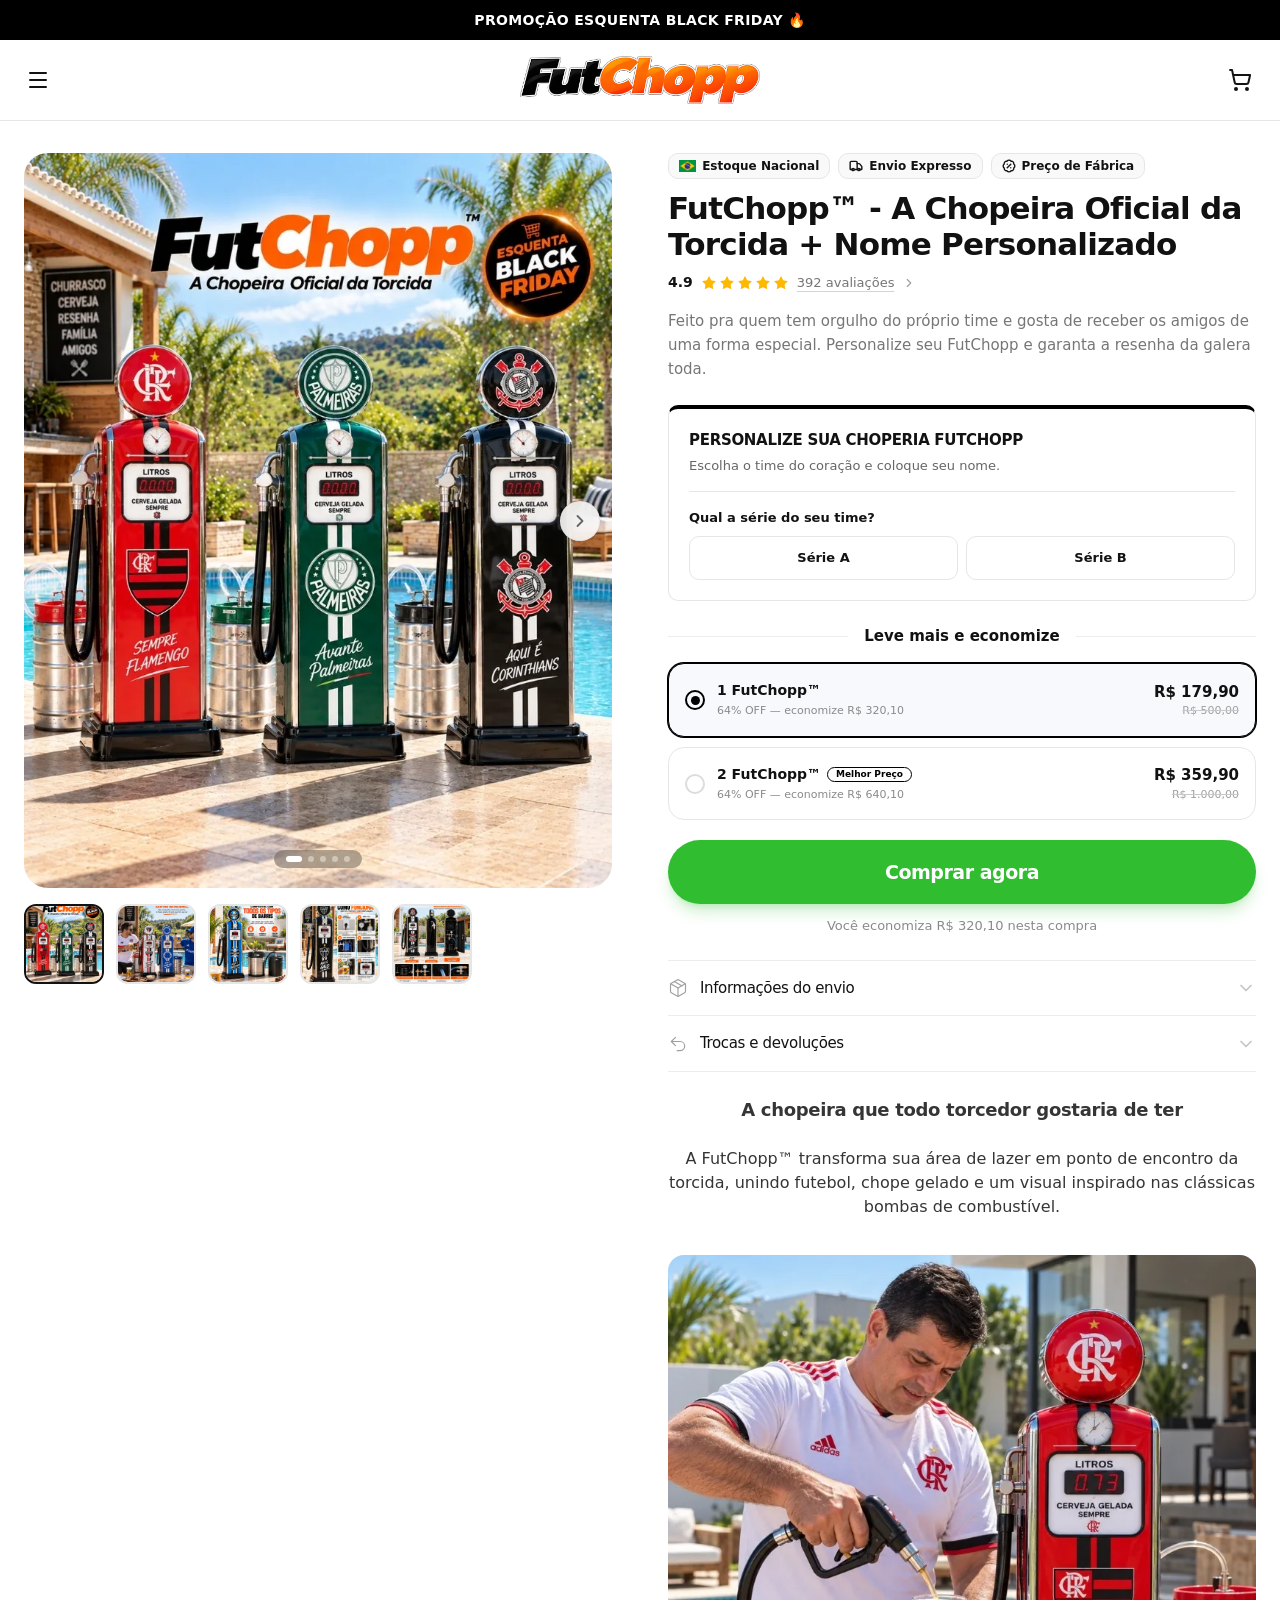
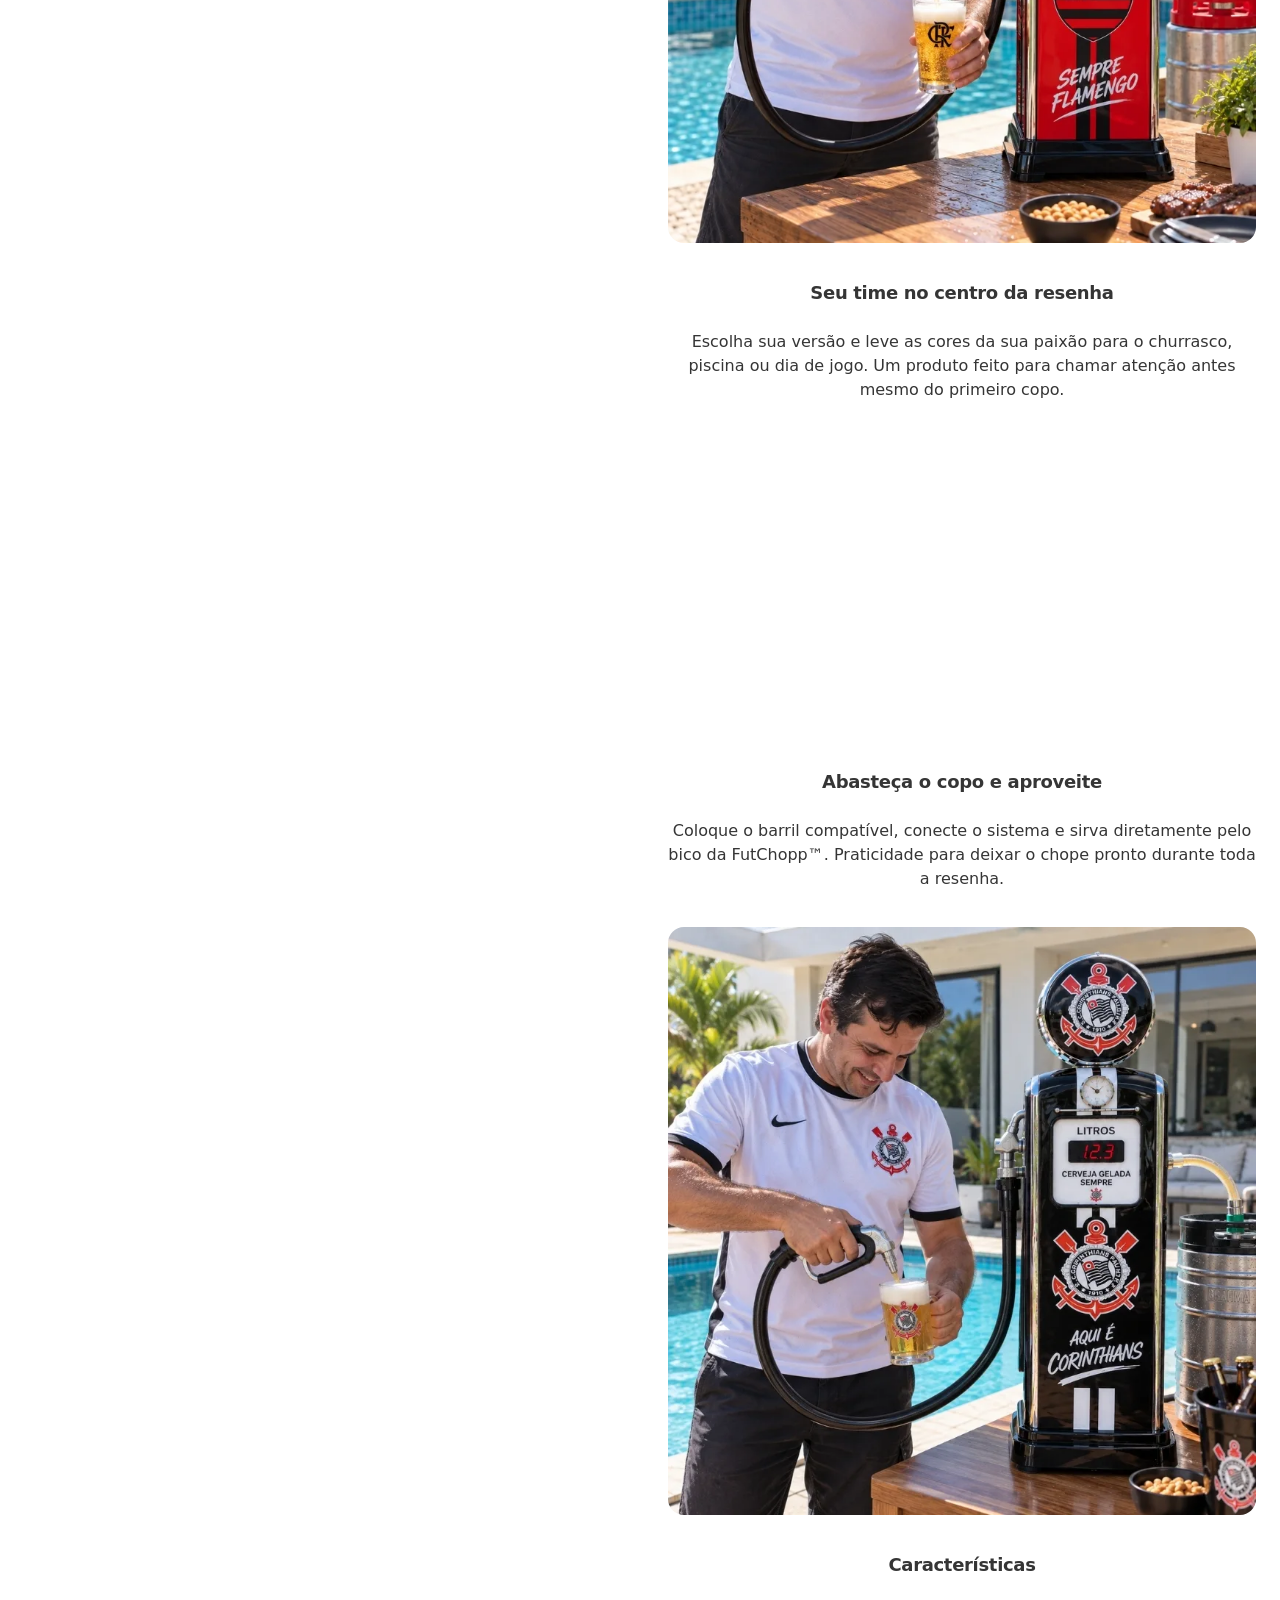
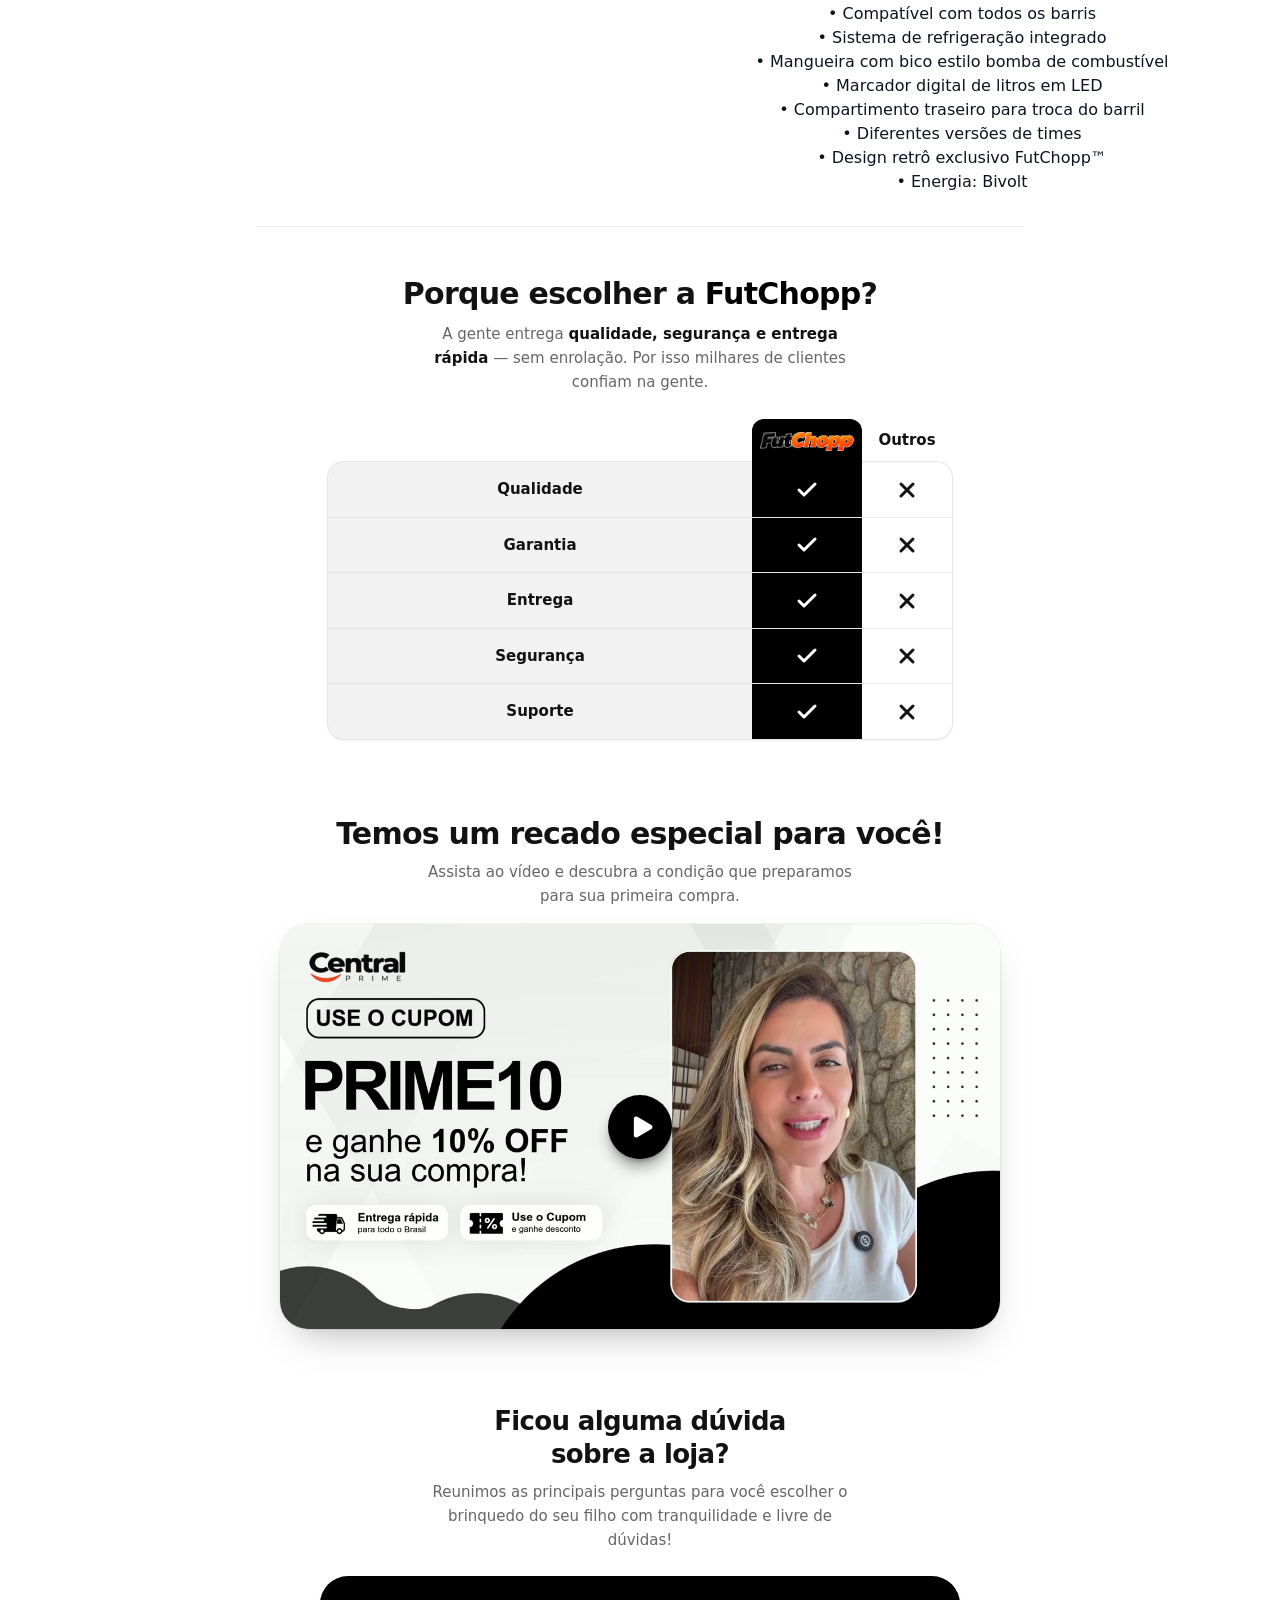
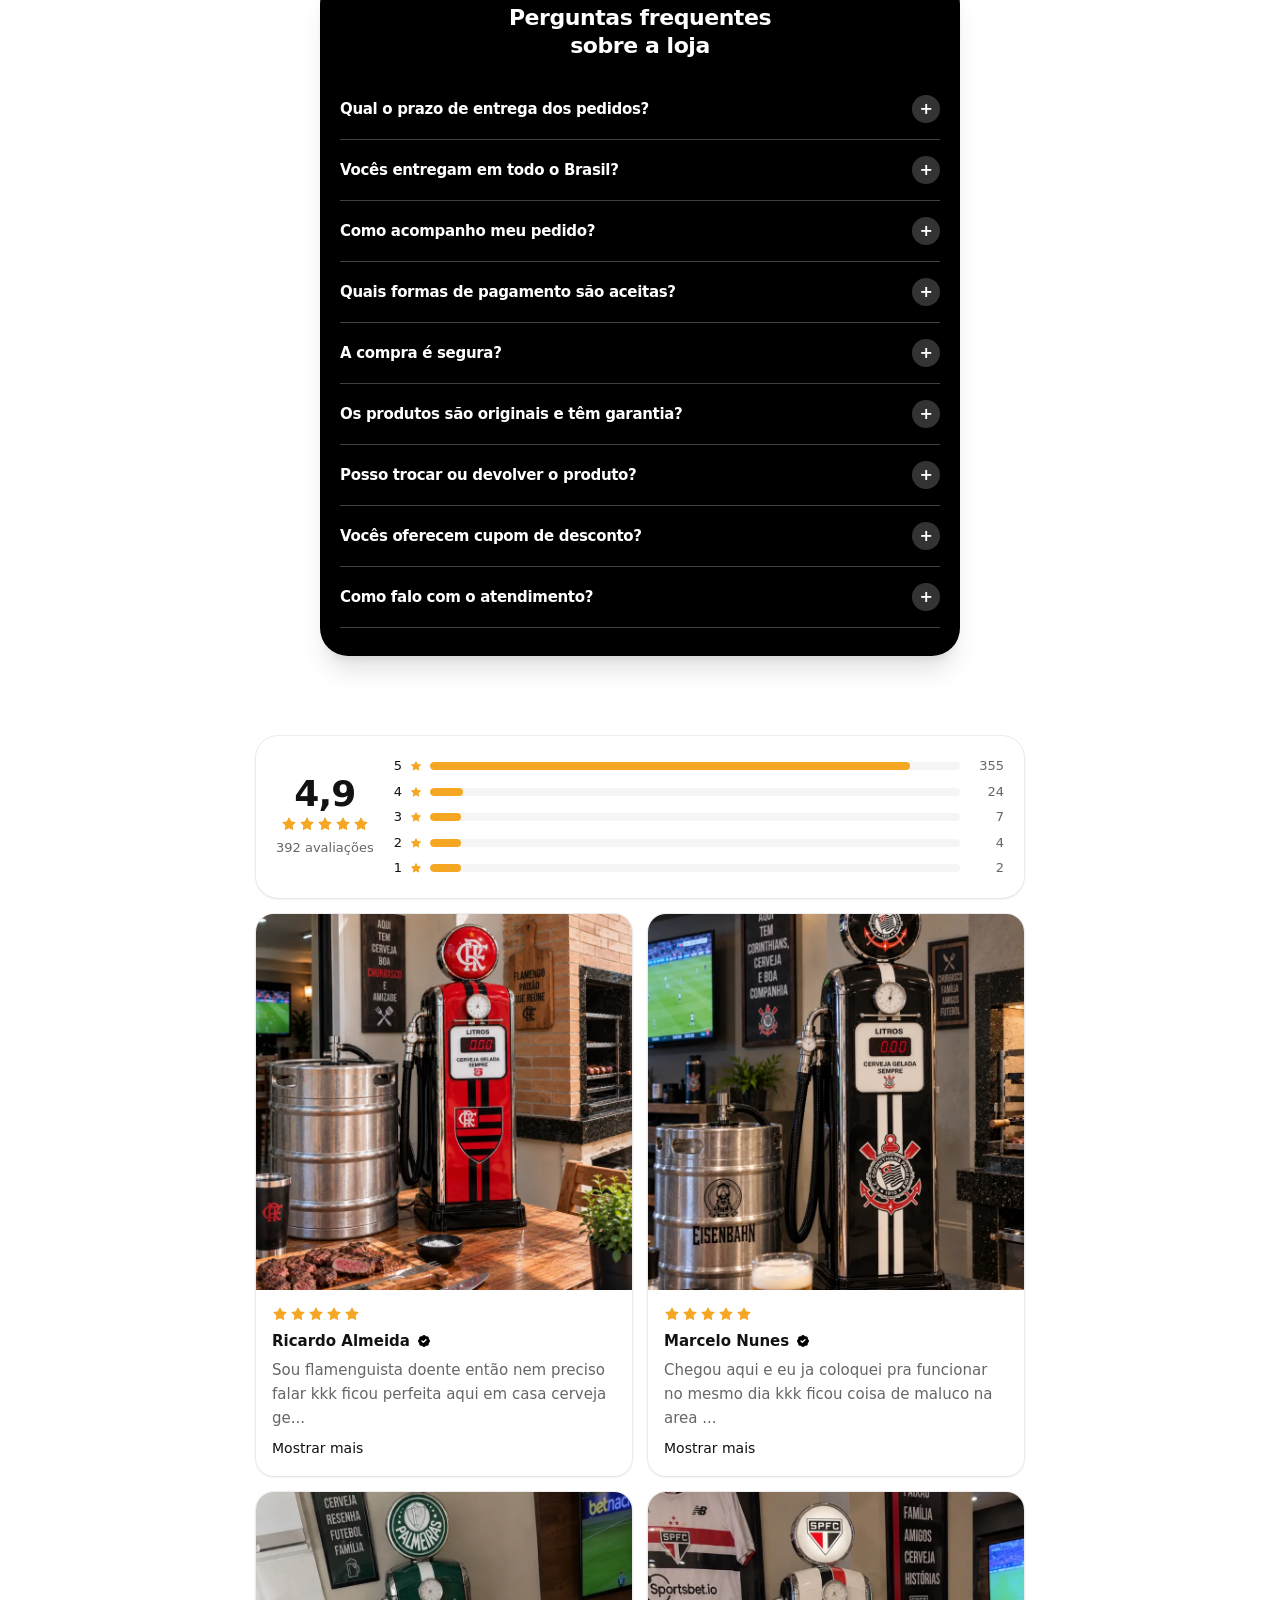
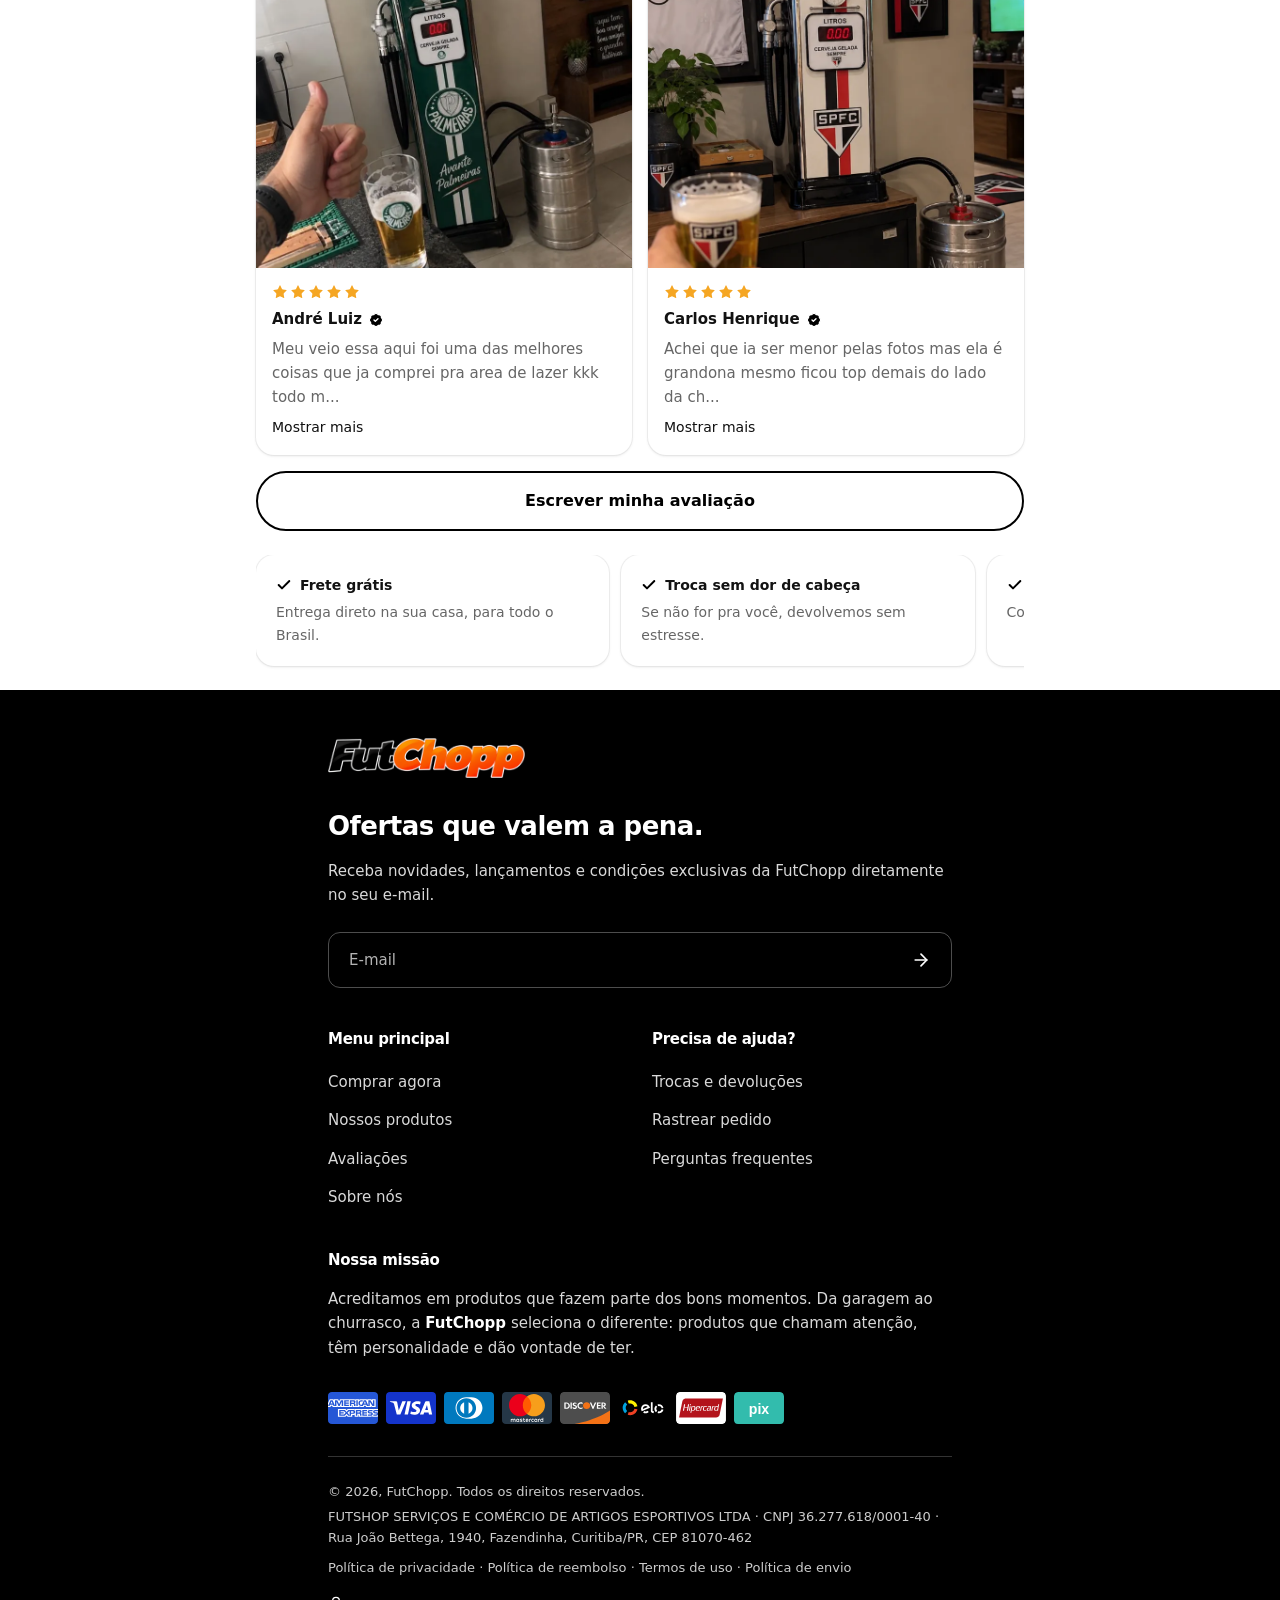
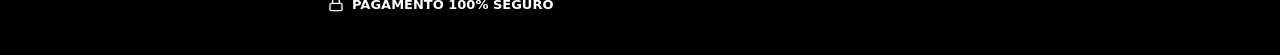
<file: index.html>
<!doctype html><html lang="pt-BR"><head><meta charset="utf-8"><meta name="viewport" content="width=device-width,initial-scale=1"><title>FutChopp</title>
<script>location.replace('/produto/futchopp'+location.search+location.hash)</script>
<noscript><meta http-equiv="refresh" content="0;url=/produto/futchopp"></noscript></head><body><a href="/produto/futchopp">Ir para o FutChopp</a></body></html>
</file>
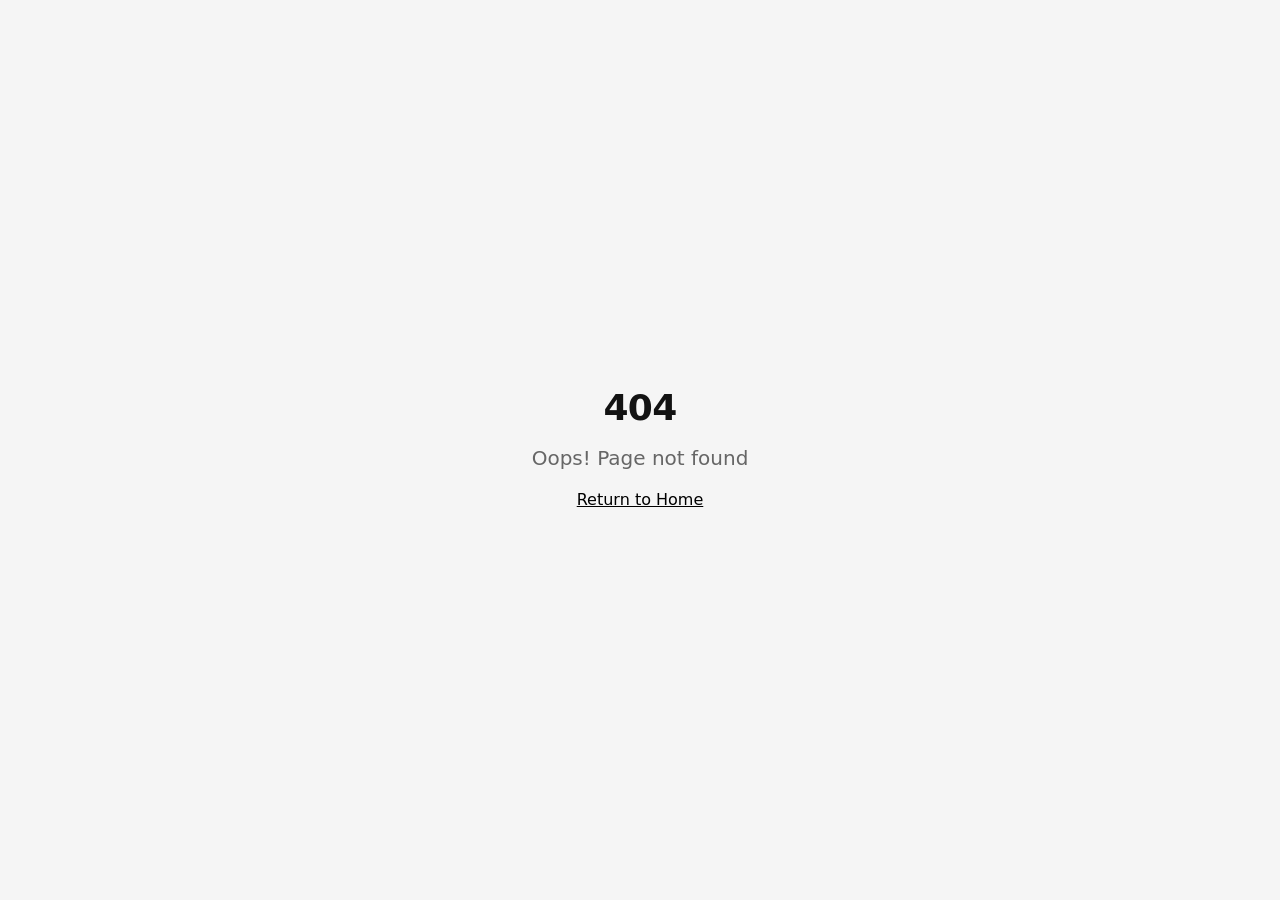
<file: checkout/index.html>
<!DOCTYPE html><html lang="pt-BR"><head><script src="/config.js"></script><script src="/static-shim.js"></script><meta charSet="utf-8"/><meta name="viewport" content="width=device-width, initial-scale=1"/><link rel="preload" as="image" href="/img/futchopp-logo.png"/><link rel="stylesheet" href="/assets/styles-Dq36CAIg.css" data-precedence="default"/><title>Checkout seguro — FutChopp</title><meta property="og:site_name" content="FutChopp"/><meta name="description" content="Finalize seu pedido na FutChopp com pagamento via PIX ou cartão."/><meta property="og:title" content="Checkout seguro — FutChopp"/><meta property="og:description" content="Finalize seu pedido na FutChopp com pagamento via PIX ou cartão."/><meta property="og:type" content="website"/><meta name="twitter:card" content="summary_large_image"/><link rel="modulepreload" href="/assets/index-CPAyssF2.js"/><link rel="modulepreload" href="/assets/jsx-runtime-B-hcVAMW.js"/><link rel="modulepreload" href="/assets/react-dom-8HkkFvw6.js"/><link rel="modulepreload" href="/assets/router-compat-CZCq89LA.js"/><link rel="modulepreload" href="/assets/redirect-DmtLUW0N.js"/><link rel="modulepreload" href="/assets/link-D3HRmzHD.js"/><link rel="modulepreload" href="/assets/route-BCmn3dFH.js"/><link rel="modulepreload" href="/assets/lazyRouteComponent-DvqIghOI.js"/><link rel="modulepreload" href="/assets/storeSettings-DTYspgrp.js"/><link rel="modulepreload" href="/assets/dist-KXx83cLO.js"/><link rel="modulepreload" href="/assets/utils-CXdBWoGh.js"/><link rel="modulepreload" href="/assets/dist-Ce3R6BJk.js"/><link rel="modulepreload" href="/assets/button-VlHN5r_S.js"/><link rel="modulepreload" href="/assets/createLucideIcon-CLdWFMku.js"/><link rel="modulepreload" href="/assets/x-CGuQtexA.js"/><link rel="modulepreload" href="/assets/tracking-EiFTaGKF.js"/><link rel="modulepreload" href="/assets/preload-helper-Czpn1I53.js"/><link rel="modulepreload" href="/assets/checkout-r5WQoCwK.js"/><link rel="modulepreload" href="/assets/Footer-CLutnPMx.js"/><link rel="modulepreload" href="/assets/futchopp-teams-MPehJ5tK.js"/><link rel="modulepreload" href="/assets/chevron-down-DxUrtHFo.js"/><link rel="modulepreload" href="/assets/circle-dollar-sign-eAf3l6EJ.js"/><link rel="modulepreload" href="/assets/circle-check-DjOsU-2G.js"/><link rel="modulepreload" href="/assets/copy-B1k2VT2A.js"/><link rel="modulepreload" href="/assets/loader-circle-NEOay2w5.js"/><link rel="modulepreload" href="/assets/lock-CU0IKVqn.js"/><link rel="modulepreload" href="/assets/star-uDEKZL9z.js"/><link rel="modulepreload" href="/assets/zap-BS7lyU9U.js"/><link rel="modulepreload" href="/assets/pix-vcbNTw5n.js"/><link rel="modulepreload" href="/assets/installments-DlVg9e91.js"/><link rel="icon" href="/favicon.png?v=central-prime-20261005" type="image/png"/><link rel="preload" as="image" href="/img/futchopp-logo.png" fetchPriority="high"/><link rel="preload" as="image" href="/img/store_banner_hero_mobile-1791241036689-ie5nad.webp" media="(max-width: 767px)" fetchPriority="high"/><link rel="preload" as="image" href="/img/store_banner_hero_desktop-1791241033510-iajsph.webp" media="(min-width: 768px)" fetchPriority="high"/><meta name="twitter:title" content="Checkout seguro — FutChopp"><meta name="twitter:description" content="Finalize seu pedido na FutChopp com pagamento via PIX ou cartão."><meta property="og:image" content="https://pub-bb2e103a32db4e198524a2e9ed8f35b4.r2.dev/lovp_3mz30p3epc9x7tpken8v8fp4w0/34c2cc7e11772111d6d13d200dcc52d1_1791429080999.png"><meta name="twitter:image" content="https://pub-bb2e103a32db4e198524a2e9ed8f35b4.r2.dev/lovp_3mz30p3epc9x7tpken8v8fp4w0/34c2cc7e11772111d6d13d200dcc52d1_1791429080999.png"></head><body><style>:root{--store-blue:0 0% 0%;--store-blue-dark:0 0% 12%;--store-blue-soft:0 100% 97%;--primary:0 0% 0%;--accent:0 0% 0%;}</style><div role="region" aria-label="Notifications (F8)" tabindex="-1" style="pointer-events:none"><ol tabindex="-1" class="fixed top-0 z-[100] flex max-h-screen w-full flex-col-reverse p-4 sm:bottom-0 sm:right-0 sm:top-auto sm:flex-col md:max-w-[420px]"></ol></div><section aria-label="Notifications alt+T" tabindex="-1" aria-live="polite" aria-relevant="additions text" aria-atomic="false"></section><!--$--><div class="min-h-screen bg-[#f6f6f6] text-neutral-800"><header class="border-b border-neutral-200 bg-white"><div class="mx-auto flex max-w-md items-center justify-between px-5 py-4 lg:max-w-6xl"><div class="w-5" aria-hidden="true"></div><a aria-label="Início" class="mx-auto" href="/produto/futchopp"><img src="/img/futchopp-logo.png" alt="Logotipo da loja" class="h-9 w-auto object-contain md:h-10"/></a><div class="flex items-center gap-2 text-neutral-500"><svg xmlns="http://www.w3.org/2000/svg" width="24" height="24" viewBox="0 0 24 24" fill="none" stroke="currentColor" stroke-width="2" stroke-linecap="round" stroke-linejoin="round" class="lucide lucide-lock h-5 w-5" aria-hidden="true"><rect width="18" height="11" x="3" y="11" rx="2" ry="2"></rect><path d="M7 11V7a5 5 0 0 1 10 0v4"></path></svg></div></div></header><div class="bg-primary text-primary-foreground"><div class="mx-auto flex max-w-md flex-col items-center gap-4 px-5 py-5 text-center lg:max-w-6xl lg:flex-row lg:justify-between lg:gap-8 lg:py-4 lg:text-left"><div class="min-w-0"><p class="text-base font-bold leading-snug sm:text-lg">Seu pedido está quase pronto!</p><p class="mt-3 text-sm leading-snug text-primary-foreground/90">Finalize seu pedido enquanto os produtos estão disponíveis.</p></div><div class="flex shrink-0 items-center gap-2.5" aria-label="Oferta termina em 15:00"><span class="h-2 w-2 rounded-full bg-primary-foreground/70" aria-hidden="true"></span><span class="text-sm font-medium text-primary-foreground/90">Oferta termina em</span><span class="rounded-md bg-primary-foreground px-2.5 py-1 font-mono text-sm font-bold leading-none tabular-nums text-primary shadow-sm" role="timer" aria-live="off">00:<!-- -->15:00</span></div></div></div><main class="mx-auto max-w-md px-5 py-6 lg:max-w-6xl lg:grid lg:grid-cols-[1fr_380px] lg:gap-8"><div><div class="mb-6 flex items-start justify-between"><div class="flex flex-1 flex-col items-center"><div class="flex w-full items-center"><div class="flex h-8 w-8 items-center justify-center rounded-full text-sm font-bold border-2 transition-colors border-[hsl(var(--store-blue))] bg-[hsl(var(--store-blue))] text-white">1</div><div class="h-[2px] flex-1 bg-neutral-300"></div></div><span class="mt-2 text-center text-[11px] font-semibold leading-tight text-neutral-700">Informações pessoais</span></div><div class="flex flex-1 flex-col items-center"><div class="flex w-full items-center"><div class="h-[2px] flex-1 bg-neutral-300"></div><div class="flex h-8 w-8 items-center justify-center rounded-full text-sm font-bold border-2 transition-colors border-neutral-300 bg-white text-neutral-400">2</div><div class="h-[2px] flex-1 bg-neutral-300"></div></div><span class="mt-2 text-center text-[11px] font-semibold leading-tight text-neutral-400">Entrega</span></div><div class="flex flex-1 flex-col items-center"><div class="flex w-full items-center"><div class="h-[2px] flex-1 bg-neutral-300"></div><div class="flex h-8 w-8 items-center justify-center rounded-full text-sm font-bold border-2 transition-colors border-neutral-300 bg-white text-neutral-400">3</div></div><span class="mt-2 text-center text-[11px] font-semibold leading-tight text-neutral-400">Pagamento</span></div></div><div class="mb-4 flex items-center justify-center gap-2 text-sm"><svg xmlns="http://www.w3.org/2000/svg" width="24" height="24" viewBox="0 0 24 24" fill="none" stroke="currentColor" stroke-width="2" stroke-linecap="round" stroke-linejoin="round" class="lucide lucide-circle-dollar-sign h-5 w-5 text-neutral-700" aria-hidden="true"><circle cx="12" cy="12" r="10"></circle><path d="M16 8h-6a2 2 0 1 0 0 4h4a2 2 0 1 1 0 4H8"></path><path d="M12 18V6"></path></svg><span><strong class="text-neutral-600">5% de cashback</strong> para a próxima compra</span></div><section class="mb-5 rounded-xl border border-neutral-200 bg-white p-4"><button class="flex w-full items-center justify-between"><span class="text-[13px] font-bold tracking-wider text-neutral-700">RESUMO (<!-- -->0<!-- -->)</span><span class="flex items-center gap-2"><svg xmlns="http://www.w3.org/2000/svg" width="24" height="24" viewBox="0 0 24 24" fill="none" stroke="currentColor" stroke-width="2" stroke-linecap="round" stroke-linejoin="round" class="lucide lucide-chevron-up h-5 w-5 text-neutral-500" aria-hidden="true"><path d="m18 15-6-6-6 6"></path></svg></span></button><div class="mt-4 space-y-4"><div class="py-6 text-center text-sm text-neutral-500">Sua sacola está vazia.<!-- --> <a class="font-semibold text-[hsl(var(--store-blue))]" href="/produto/futchopp">Voltar à loja</a></div></div></section><section class="rounded-xl border border-neutral-200 bg-white p-5"><h2 class="flex items-center gap-3 text-lg font-bold text-neutral-900"><span class="flex h-7 w-7 items-center justify-center rounded-full bg-[hsl(var(--store-blue))] text-sm text-white">1</span>Identificação</h2><p class="mt-3 text-sm leading-relaxed text-neutral-600">Utilizaremos seu e-mail para: identificar seu perfil, histórico de compra, notificação de pedidos e carrinho de compras.</p><div class="mt-5 space-y-4"><div><label class="mb-2 block text-sm font-semibold text-neutral-700">Nome completo</label><input class="flex w-full border bg-background px-3 py-2 text-base ring-offset-background file:border-0 file:bg-transparent file:text-sm file:font-medium file:text-foreground placeholder:text-muted-foreground focus-visible:outline-none focus-visible:ring-2 focus-visible:ring-ring focus-visible:ring-offset-2 disabled:cursor-not-allowed disabled:opacity-50 md:text-sm h-12 rounded-md border-neutral-300" placeholder="ex.: Maria de Almeida Cruz" value=""/></div><div><label class="mb-2 block text-sm font-semibold text-neutral-700">E-mail</label><input type="email" class="flex w-full border bg-background px-3 py-2 text-base ring-offset-background file:border-0 file:bg-transparent file:text-sm file:font-medium file:text-foreground placeholder:text-muted-foreground focus-visible:outline-none focus-visible:ring-2 focus-visible:ring-ring focus-visible:ring-offset-2 disabled:cursor-not-allowed disabled:opacity-50 md:text-sm h-12 rounded-md border-neutral-300" placeholder="ex.: maria@gmail.com" value=""/></div><div><label class="mb-2 block text-sm font-semibold text-neutral-700">Celular / WhatsApp</label><div class="flex items-stretch gap-2"><div class="flex items-center justify-center rounded-md border border-neutral-300 bg-neutral-50 px-4 text-sm font-semibold">+55</div><input type="tel" class="flex w-full border bg-background px-3 py-2 text-base ring-offset-background file:border-0 file:bg-transparent file:text-sm file:font-medium file:text-foreground placeholder:text-muted-foreground focus-visible:outline-none focus-visible:ring-2 focus-visible:ring-ring focus-visible:ring-offset-2 disabled:cursor-not-allowed disabled:opacity-50 md:text-sm h-12 flex-1 rounded-md border-neutral-300" inputMode="numeric" placeholder="(00) 00000-0000" value=""/></div></div></div><button class="inline-flex items-center justify-center gap-2 whitespace-nowrap ring-offset-background transition-colors focus-visible:outline-none focus-visible:ring-2 focus-visible:ring-ring focus-visible:ring-offset-2 disabled:pointer-events-none disabled:opacity-50 [&amp;_svg]:pointer-events-none [&amp;_svg]:size-4 [&amp;_svg]:shrink-0 px-4 py-2 mt-6 h-14 w-full rounded-md bg-[#30BD30] text-base font-bold text-white hover:bg-[#29A229]" disabled="">Ir para Entrega</button></section><section class="mt-6 rounded-xl border border-neutral-200 bg-white p-5"><ul class="divide-y divide-neutral-200"><li class="flex items-start gap-4 py-5 first:pt-0 last:pb-0"><div class="shrink-0 pt-0.5 text-neutral-500"><svg xmlns="http://www.w3.org/2000/svg" width="24" height="24" viewBox="0 0 24 24" fill="none" stroke="currentColor" stroke-width="2" stroke-linecap="round" stroke-linejoin="round" class="lucide lucide-shield-check h-7 w-7" aria-hidden="true"><path d="M20 13c0 5-3.5 7.5-7.66 8.95a1 1 0 0 1-.67-.01C7.5 20.5 4 18 4 13V6a1 1 0 0 1 1-1c2 0 4.5-1.2 6.24-2.72a1.17 1.17 0 0 1 1.52 0C14.51 3.81 17 5 19 5a1 1 0 0 1 1 1z"></path><path d="m9 12 2 2 4-4"></path></svg></div><div class="flex-1"><div class="flex gap-0.5 text-[#FFB400]"><svg xmlns="http://www.w3.org/2000/svg" width="24" height="24" viewBox="0 0 24 24" fill="none" stroke="currentColor" stroke-width="2" stroke-linecap="round" stroke-linejoin="round" class="lucide lucide-star h-4 w-4 fill-current" aria-hidden="true"><path d="M11.525 2.295a.53.53 0 0 1 .95 0l2.31 4.679a2.123 2.123 0 0 0 1.595 1.16l5.166.756a.53.53 0 0 1 .294.904l-3.736 3.638a2.123 2.123 0 0 0-.611 1.878l.882 5.14a.53.53 0 0 1-.771.56l-4.618-2.428a2.122 2.122 0 0 0-1.973 0L6.396 21.01a.53.53 0 0 1-.77-.56l.881-5.139a2.122 2.122 0 0 0-.611-1.879L2.16 9.795a.53.53 0 0 1 .294-.906l5.165-.755a2.122 2.122 0 0 0 1.597-1.16z"></path></svg><svg xmlns="http://www.w3.org/2000/svg" width="24" height="24" viewBox="0 0 24 24" fill="none" stroke="currentColor" stroke-width="2" stroke-linecap="round" stroke-linejoin="round" class="lucide lucide-star h-4 w-4 fill-current" aria-hidden="true"><path d="M11.525 2.295a.53.53 0 0 1 .95 0l2.31 4.679a2.123 2.123 0 0 0 1.595 1.16l5.166.756a.53.53 0 0 1 .294.904l-3.736 3.638a2.123 2.123 0 0 0-.611 1.878l.882 5.14a.53.53 0 0 1-.771.56l-4.618-2.428a2.122 2.122 0 0 0-1.973 0L6.396 21.01a.53.53 0 0 1-.77-.56l.881-5.139a2.122 2.122 0 0 0-.611-1.879L2.16 9.795a.53.53 0 0 1 .294-.906l5.165-.755a2.122 2.122 0 0 0 1.597-1.16z"></path></svg><svg xmlns="http://www.w3.org/2000/svg" width="24" height="24" viewBox="0 0 24 24" fill="none" stroke="currentColor" stroke-width="2" stroke-linecap="round" stroke-linejoin="round" class="lucide lucide-star h-4 w-4 fill-current" aria-hidden="true"><path d="M11.525 2.295a.53.53 0 0 1 .95 0l2.31 4.679a2.123 2.123 0 0 0 1.595 1.16l5.166.756a.53.53 0 0 1 .294.904l-3.736 3.638a2.123 2.123 0 0 0-.611 1.878l.882 5.14a.53.53 0 0 1-.771.56l-4.618-2.428a2.122 2.122 0 0 0-1.973 0L6.396 21.01a.53.53 0 0 1-.77-.56l.881-5.139a2.122 2.122 0 0 0-.611-1.879L2.16 9.795a.53.53 0 0 1 .294-.906l5.165-.755a2.122 2.122 0 0 0 1.597-1.16z"></path></svg><svg xmlns="http://www.w3.org/2000/svg" width="24" height="24" viewBox="0 0 24 24" fill="none" stroke="currentColor" stroke-width="2" stroke-linecap="round" stroke-linejoin="round" class="lucide lucide-star h-4 w-4 fill-current" aria-hidden="true"><path d="M11.525 2.295a.53.53 0 0 1 .95 0l2.31 4.679a2.123 2.123 0 0 0 1.595 1.16l5.166.756a.53.53 0 0 1 .294.904l-3.736 3.638a2.123 2.123 0 0 0-.611 1.878l.882 5.14a.53.53 0 0 1-.771.56l-4.618-2.428a2.122 2.122 0 0 0-1.973 0L6.396 21.01a.53.53 0 0 1-.77-.56l.881-5.139a2.122 2.122 0 0 0-.611-1.879L2.16 9.795a.53.53 0 0 1 .294-.906l5.165-.755a2.122 2.122 0 0 0 1.597-1.16z"></path></svg><svg xmlns="http://www.w3.org/2000/svg" width="24" height="24" viewBox="0 0 24 24" fill="none" stroke="currentColor" stroke-width="2" stroke-linecap="round" stroke-linejoin="round" class="lucide lucide-star h-4 w-4 fill-current" aria-hidden="true"><path d="M11.525 2.295a.53.53 0 0 1 .95 0l2.31 4.679a2.123 2.123 0 0 0 1.595 1.16l5.166.756a.53.53 0 0 1 .294.904l-3.736 3.638a2.123 2.123 0 0 0-.611 1.878l.882 5.14a.53.53 0 0 1-.771.56l-4.618-2.428a2.122 2.122 0 0 0-1.973 0L6.396 21.01a.53.53 0 0 1-.77-.56l.881-5.139a2.122 2.122 0 0 0-.611-1.879L2.16 9.795a.53.53 0 0 1 .294-.906l5.165-.755a2.122 2.122 0 0 0 1.597-1.16z"></path></svg></div><p class="mt-1 text-[15px] font-bold text-neutral-900">Compra 100% Segura</p><p class="mt-1 text-sm leading-relaxed text-neutral-600">Seus dados são protegidos com criptografia avançada e ambiente SSL. Aqui, sua compra é totalmente segura do início ao fim.</p></div></li><li class="flex items-start gap-4 py-5 first:pt-0 last:pb-0"><div class="shrink-0 pt-0.5 text-neutral-500"><svg xmlns="http://www.w3.org/2000/svg" width="24" height="24" viewBox="0 0 24 24" fill="none" stroke="currentColor" stroke-width="2" stroke-linecap="round" stroke-linejoin="round" class="lucide lucide-truck h-7 w-7" aria-hidden="true"><path d="M14 18V6a2 2 0 0 0-2-2H4a2 2 0 0 0-2 2v11a1 1 0 0 0 1 1h2"></path><path d="M15 18H9"></path><path d="M19 18h2a1 1 0 0 0 1-1v-3.65a1 1 0 0 0-.22-.624l-3.48-4.35A1 1 0 0 0 17.52 8H14"></path><circle cx="17" cy="18" r="2"></circle><circle cx="7" cy="18" r="2"></circle></svg></div><div class="flex-1"><div class="flex gap-0.5 text-[#FFB400]"><svg xmlns="http://www.w3.org/2000/svg" width="24" height="24" viewBox="0 0 24 24" fill="none" stroke="currentColor" stroke-width="2" stroke-linecap="round" stroke-linejoin="round" class="lucide lucide-star h-4 w-4 fill-current" aria-hidden="true"><path d="M11.525 2.295a.53.53 0 0 1 .95 0l2.31 4.679a2.123 2.123 0 0 0 1.595 1.16l5.166.756a.53.53 0 0 1 .294.904l-3.736 3.638a2.123 2.123 0 0 0-.611 1.878l.882 5.14a.53.53 0 0 1-.771.56l-4.618-2.428a2.122 2.122 0 0 0-1.973 0L6.396 21.01a.53.53 0 0 1-.77-.56l.881-5.139a2.122 2.122 0 0 0-.611-1.879L2.16 9.795a.53.53 0 0 1 .294-.906l5.165-.755a2.122 2.122 0 0 0 1.597-1.16z"></path></svg><svg xmlns="http://www.w3.org/2000/svg" width="24" height="24" viewBox="0 0 24 24" fill="none" stroke="currentColor" stroke-width="2" stroke-linecap="round" stroke-linejoin="round" class="lucide lucide-star h-4 w-4 fill-current" aria-hidden="true"><path d="M11.525 2.295a.53.53 0 0 1 .95 0l2.31 4.679a2.123 2.123 0 0 0 1.595 1.16l5.166.756a.53.53 0 0 1 .294.904l-3.736 3.638a2.123 2.123 0 0 0-.611 1.878l.882 5.14a.53.53 0 0 1-.771.56l-4.618-2.428a2.122 2.122 0 0 0-1.973 0L6.396 21.01a.53.53 0 0 1-.77-.56l.881-5.139a2.122 2.122 0 0 0-.611-1.879L2.16 9.795a.53.53 0 0 1 .294-.906l5.165-.755a2.122 2.122 0 0 0 1.597-1.16z"></path></svg><svg xmlns="http://www.w3.org/2000/svg" width="24" height="24" viewBox="0 0 24 24" fill="none" stroke="currentColor" stroke-width="2" stroke-linecap="round" stroke-linejoin="round" class="lucide lucide-star h-4 w-4 fill-current" aria-hidden="true"><path d="M11.525 2.295a.53.53 0 0 1 .95 0l2.31 4.679a2.123 2.123 0 0 0 1.595 1.16l5.166.756a.53.53 0 0 1 .294.904l-3.736 3.638a2.123 2.123 0 0 0-.611 1.878l.882 5.14a.53.53 0 0 1-.771.56l-4.618-2.428a2.122 2.122 0 0 0-1.973 0L6.396 21.01a.53.53 0 0 1-.77-.56l.881-5.139a2.122 2.122 0 0 0-.611-1.879L2.16 9.795a.53.53 0 0 1 .294-.906l5.165-.755a2.122 2.122 0 0 0 1.597-1.16z"></path></svg><svg xmlns="http://www.w3.org/2000/svg" width="24" height="24" viewBox="0 0 24 24" fill="none" stroke="currentColor" stroke-width="2" stroke-linecap="round" stroke-linejoin="round" class="lucide lucide-star h-4 w-4 fill-current" aria-hidden="true"><path d="M11.525 2.295a.53.53 0 0 1 .95 0l2.31 4.679a2.123 2.123 0 0 0 1.595 1.16l5.166.756a.53.53 0 0 1 .294.904l-3.736 3.638a2.123 2.123 0 0 0-.611 1.878l.882 5.14a.53.53 0 0 1-.771.56l-4.618-2.428a2.122 2.122 0 0 0-1.973 0L6.396 21.01a.53.53 0 0 1-.77-.56l.881-5.139a2.122 2.122 0 0 0-.611-1.879L2.16 9.795a.53.53 0 0 1 .294-.906l5.165-.755a2.122 2.122 0 0 0 1.597-1.16z"></path></svg><svg xmlns="http://www.w3.org/2000/svg" width="24" height="24" viewBox="0 0 24 24" fill="none" stroke="currentColor" stroke-width="2" stroke-linecap="round" stroke-linejoin="round" class="lucide lucide-star h-4 w-4 fill-current" aria-hidden="true"><path d="M11.525 2.295a.53.53 0 0 1 .95 0l2.31 4.679a2.123 2.123 0 0 0 1.595 1.16l5.166.756a.53.53 0 0 1 .294.904l-3.736 3.638a2.123 2.123 0 0 0-.611 1.878l.882 5.14a.53.53 0 0 1-.771.56l-4.618-2.428a2.122 2.122 0 0 0-1.973 0L6.396 21.01a.53.53 0 0 1-.77-.56l.881-5.139a2.122 2.122 0 0 0-.611-1.879L2.16 9.795a.53.53 0 0 1 .294-.906l5.165-.755a2.122 2.122 0 0 0 1.597-1.16z"></path></svg></div><p class="mt-1 text-[15px] font-bold text-neutral-900">Entrega Garantida</p><p class="mt-1 text-sm leading-relaxed text-neutral-600">Seu pedido é prioridade! Garantimos que ele chegue até você no prazo ou devolvemos seu dinheiro. Simples assim, sem enrolação.</p></div></li><li class="flex items-start gap-4 py-5 first:pt-0 last:pb-0"><div class="shrink-0 pt-0.5 text-neutral-500"><svg xmlns="http://www.w3.org/2000/svg" width="24" height="24" viewBox="0 0 24 24" fill="none" stroke="currentColor" stroke-width="2" stroke-linecap="round" stroke-linejoin="round" class="lucide lucide-badge-check h-7 w-7" aria-hidden="true"><path d="M3.85 8.62a4 4 0 0 1 4.78-4.77 4 4 0 0 1 6.74 0 4 4 0 0 1 4.78 4.78 4 4 0 0 1 0 6.74 4 4 0 0 1-4.77 4.78 4 4 0 0 1-6.75 0 4 4 0 0 1-4.78-4.77 4 4 0 0 1 0-6.76Z"></path><path d="m9 12 2 2 4-4"></path></svg></div><div class="flex-1"><div class="flex gap-0.5 text-[#FFB400]"><svg xmlns="http://www.w3.org/2000/svg" width="24" height="24" viewBox="0 0 24 24" fill="none" stroke="currentColor" stroke-width="2" stroke-linecap="round" stroke-linejoin="round" class="lucide lucide-star h-4 w-4 fill-current" aria-hidden="true"><path d="M11.525 2.295a.53.53 0 0 1 .95 0l2.31 4.679a2.123 2.123 0 0 0 1.595 1.16l5.166.756a.53.53 0 0 1 .294.904l-3.736 3.638a2.123 2.123 0 0 0-.611 1.878l.882 5.14a.53.53 0 0 1-.771.56l-4.618-2.428a2.122 2.122 0 0 0-1.973 0L6.396 21.01a.53.53 0 0 1-.77-.56l.881-5.139a2.122 2.122 0 0 0-.611-1.879L2.16 9.795a.53.53 0 0 1 .294-.906l5.165-.755a2.122 2.122 0 0 0 1.597-1.16z"></path></svg><svg xmlns="http://www.w3.org/2000/svg" width="24" height="24" viewBox="0 0 24 24" fill="none" stroke="currentColor" stroke-width="2" stroke-linecap="round" stroke-linejoin="round" class="lucide lucide-star h-4 w-4 fill-current" aria-hidden="true"><path d="M11.525 2.295a.53.53 0 0 1 .95 0l2.31 4.679a2.123 2.123 0 0 0 1.595 1.16l5.166.756a.53.53 0 0 1 .294.904l-3.736 3.638a2.123 2.123 0 0 0-.611 1.878l.882 5.14a.53.53 0 0 1-.771.56l-4.618-2.428a2.122 2.122 0 0 0-1.973 0L6.396 21.01a.53.53 0 0 1-.77-.56l.881-5.139a2.122 2.122 0 0 0-.611-1.879L2.16 9.795a.53.53 0 0 1 .294-.906l5.165-.755a2.122 2.122 0 0 0 1.597-1.16z"></path></svg><svg xmlns="http://www.w3.org/2000/svg" width="24" height="24" viewBox="0 0 24 24" fill="none" stroke="currentColor" stroke-width="2" stroke-linecap="round" stroke-linejoin="round" class="lucide lucide-star h-4 w-4 fill-current" aria-hidden="true"><path d="M11.525 2.295a.53.53 0 0 1 .95 0l2.31 4.679a2.123 2.123 0 0 0 1.595 1.16l5.166.756a.53.53 0 0 1 .294.904l-3.736 3.638a2.123 2.123 0 0 0-.611 1.878l.882 5.14a.53.53 0 0 1-.771.56l-4.618-2.428a2.122 2.122 0 0 0-1.973 0L6.396 21.01a.53.53 0 0 1-.77-.56l.881-5.139a2.122 2.122 0 0 0-.611-1.879L2.16 9.795a.53.53 0 0 1 .294-.906l5.165-.755a2.122 2.122 0 0 0 1.597-1.16z"></path></svg><svg xmlns="http://www.w3.org/2000/svg" width="24" height="24" viewBox="0 0 24 24" fill="none" stroke="currentColor" stroke-width="2" stroke-linecap="round" stroke-linejoin="round" class="lucide lucide-star h-4 w-4 fill-current" aria-hidden="true"><path d="M11.525 2.295a.53.53 0 0 1 .95 0l2.31 4.679a2.123 2.123 0 0 0 1.595 1.16l5.166.756a.53.53 0 0 1 .294.904l-3.736 3.638a2.123 2.123 0 0 0-.611 1.878l.882 5.14a.53.53 0 0 1-.771.56l-4.618-2.428a2.122 2.122 0 0 0-1.973 0L6.396 21.01a.53.53 0 0 1-.77-.56l.881-5.139a2.122 2.122 0 0 0-.611-1.879L2.16 9.795a.53.53 0 0 1 .294-.906l5.165-.755a2.122 2.122 0 0 0 1.597-1.16z"></path></svg><svg xmlns="http://www.w3.org/2000/svg" width="24" height="24" viewBox="0 0 24 24" fill="none" stroke="currentColor" stroke-width="2" stroke-linecap="round" stroke-linejoin="round" class="lucide lucide-star h-4 w-4 fill-current" aria-hidden="true"><path d="M11.525 2.295a.53.53 0 0 1 .95 0l2.31 4.679a2.123 2.123 0 0 0 1.595 1.16l5.166.756a.53.53 0 0 1 .294.904l-3.736 3.638a2.123 2.123 0 0 0-.611 1.878l.882 5.14a.53.53 0 0 1-.771.56l-4.618-2.428a2.122 2.122 0 0 0-1.973 0L6.396 21.01a.53.53 0 0 1-.77-.56l.881-5.139a2.122 2.122 0 0 0-.611-1.879L2.16 9.795a.53.53 0 0 1 .294-.906l5.165-.755a2.122 2.122 0 0 0 1.597-1.16z"></path></svg></div><p class="mt-1 text-[15px] font-bold text-neutral-900">Produto 100% Original</p><p class="mt-1 text-sm leading-relaxed text-neutral-600">Você está comprando um produto 100% original da loja. Produto exclusivo, original e com garantia de qualidade.</p></div></li><li class="flex items-start gap-4 py-5 first:pt-0 last:pb-0"><div class="shrink-0 pt-0.5 text-neutral-500"><svg xmlns="http://www.w3.org/2000/svg" width="24" height="24" viewBox="0 0 24 24" fill="none" stroke="currentColor" stroke-width="2" stroke-linecap="round" stroke-linejoin="round" class="lucide lucide-headphones h-7 w-7" aria-hidden="true"><path d="M3 14h3a2 2 0 0 1 2 2v3a2 2 0 0 1-2 2H5a2 2 0 0 1-2-2v-7a9 9 0 0 1 18 0v7a2 2 0 0 1-2 2h-1a2 2 0 0 1-2-2v-3a2 2 0 0 1 2-2h3"></path></svg></div><div class="flex-1"><div class="flex gap-0.5 text-[#FFB400]"><svg xmlns="http://www.w3.org/2000/svg" width="24" height="24" viewBox="0 0 24 24" fill="none" stroke="currentColor" stroke-width="2" stroke-linecap="round" stroke-linejoin="round" class="lucide lucide-star h-4 w-4 fill-current" aria-hidden="true"><path d="M11.525 2.295a.53.53 0 0 1 .95 0l2.31 4.679a2.123 2.123 0 0 0 1.595 1.16l5.166.756a.53.53 0 0 1 .294.904l-3.736 3.638a2.123 2.123 0 0 0-.611 1.878l.882 5.14a.53.53 0 0 1-.771.56l-4.618-2.428a2.122 2.122 0 0 0-1.973 0L6.396 21.01a.53.53 0 0 1-.77-.56l.881-5.139a2.122 2.122 0 0 0-.611-1.879L2.16 9.795a.53.53 0 0 1 .294-.906l5.165-.755a2.122 2.122 0 0 0 1.597-1.16z"></path></svg><svg xmlns="http://www.w3.org/2000/svg" width="24" height="24" viewBox="0 0 24 24" fill="none" stroke="currentColor" stroke-width="2" stroke-linecap="round" stroke-linejoin="round" class="lucide lucide-star h-4 w-4 fill-current" aria-hidden="true"><path d="M11.525 2.295a.53.53 0 0 1 .95 0l2.31 4.679a2.123 2.123 0 0 0 1.595 1.16l5.166.756a.53.53 0 0 1 .294.904l-3.736 3.638a2.123 2.123 0 0 0-.611 1.878l.882 5.14a.53.53 0 0 1-.771.56l-4.618-2.428a2.122 2.122 0 0 0-1.973 0L6.396 21.01a.53.53 0 0 1-.77-.56l.881-5.139a2.122 2.122 0 0 0-.611-1.879L2.16 9.795a.53.53 0 0 1 .294-.906l5.165-.755a2.122 2.122 0 0 0 1.597-1.16z"></path></svg><svg xmlns="http://www.w3.org/2000/svg" width="24" height="24" viewBox="0 0 24 24" fill="none" stroke="currentColor" stroke-width="2" stroke-linecap="round" stroke-linejoin="round" class="lucide lucide-star h-4 w-4 fill-current" aria-hidden="true"><path d="M11.525 2.295a.53.53 0 0 1 .95 0l2.31 4.679a2.123 2.123 0 0 0 1.595 1.16l5.166.756a.53.53 0 0 1 .294.904l-3.736 3.638a2.123 2.123 0 0 0-.611 1.878l.882 5.14a.53.53 0 0 1-.771.56l-4.618-2.428a2.122 2.122 0 0 0-1.973 0L6.396 21.01a.53.53 0 0 1-.77-.56l.881-5.139a2.122 2.122 0 0 0-.611-1.879L2.16 9.795a.53.53 0 0 1 .294-.906l5.165-.755a2.122 2.122 0 0 0 1.597-1.16z"></path></svg><svg xmlns="http://www.w3.org/2000/svg" width="24" height="24" viewBox="0 0 24 24" fill="none" stroke="currentColor" stroke-width="2" stroke-linecap="round" stroke-linejoin="round" class="lucide lucide-star h-4 w-4 fill-current" aria-hidden="true"><path d="M11.525 2.295a.53.53 0 0 1 .95 0l2.31 4.679a2.123 2.123 0 0 0 1.595 1.16l5.166.756a.53.53 0 0 1 .294.904l-3.736 3.638a2.123 2.123 0 0 0-.611 1.878l.882 5.14a.53.53 0 0 1-.771.56l-4.618-2.428a2.122 2.122 0 0 0-1.973 0L6.396 21.01a.53.53 0 0 1-.77-.56l.881-5.139a2.122 2.122 0 0 0-.611-1.879L2.16 9.795a.53.53 0 0 1 .294-.906l5.165-.755a2.122 2.122 0 0 0 1.597-1.16z"></path></svg><svg xmlns="http://www.w3.org/2000/svg" width="24" height="24" viewBox="0 0 24 24" fill="none" stroke="currentColor" stroke-width="2" stroke-linecap="round" stroke-linejoin="round" class="lucide lucide-star h-4 w-4 fill-current" aria-hidden="true"><path d="M11.525 2.295a.53.53 0 0 1 .95 0l2.31 4.679a2.123 2.123 0 0 0 1.595 1.16l5.166.756a.53.53 0 0 1 .294.904l-3.736 3.638a2.123 2.123 0 0 0-.611 1.878l.882 5.14a.53.53 0 0 1-.771.56l-4.618-2.428a2.122 2.122 0 0 0-1.973 0L6.396 21.01a.53.53 0 0 1-.77-.56l.881-5.139a2.122 2.122 0 0 0-.611-1.879L2.16 9.795a.53.53 0 0 1 .294-.906l5.165-.755a2.122 2.122 0 0 0 1.597-1.16z"></path></svg></div><p class="mt-1 text-[15px] font-bold text-neutral-900">Atendimento Humanizado</p><p class="mt-1 text-sm leading-relaxed text-neutral-600">Precisa de ajuda? Nossa equipe está pronta para te atender com rapidez, empatia e atenção, antes, durante e depois da compra.</p></div></li></ul></section></div><aside class="hidden lg:block"><div class="sticky top-6 rounded-xl border border-neutral-200 bg-white p-5"><h3 class="text-[13px] font-bold tracking-wider text-neutral-700">RESUMO DO PEDIDO</h3><div class="mt-4 space-y-3"></div><div class="mt-4 space-y-1.5 border-t border-neutral-200 pt-4 text-sm"><div class="flex justify-between text-neutral-700"><span>Subtotal</span><span>R$ 0,00</span></div><div class="flex justify-between text-neutral-700"><span>Frete</span><span>Grátis</span></div><div class="flex justify-between pt-2 text-base font-bold text-neutral-900"><span>Total</span><span>R$ 0,00</span></div></div></div></aside></main><footer class="bg-[hsl(var(--store-blue))] text-white"><div class="container max-w-2xl px-6 pt-12 pb-10"><img src="/img/futchopp-logo-white.png" alt="FutChopp" class="h-10 w-auto object-contain" width="160" height="40" loading="lazy" decoding="async"/><h2 class="mt-8 text-[26px] font-extrabold leading-tight text-white">Ofertas que valem a pena.</h2><p class="mt-4 text-[15px] leading-relaxed text-white/85">Receba novidades, lançamentos e condições exclusivas da FutChopp diretamente no seu e-mail.</p><form class="mt-6 flex items-center gap-2 rounded-xl border border-white/30 px-5 py-4"><input type="email" placeholder="E-mail" class="flex-1 bg-transparent text-[15px] text-white placeholder:text-white/70 focus:outline-none"/><button type="submit" aria-label="Enviar" class="text-white"><svg xmlns="http://www.w3.org/2000/svg" width="24" height="24" viewBox="0 0 24 24" fill="none" stroke="currentColor" stroke-width="2" stroke-linecap="round" stroke-linejoin="round" class="lucide lucide-arrow-right h-5 w-5" aria-hidden="true"><path d="M5 12h14"></path><path d="m12 5 7 7-7 7"></path></svg></button></form><div class="mt-10 grid grid-cols-2 gap-x-6 gap-y-8"><div><h3 class="text-[15px] font-bold text-white">Menu principal</h3><ul class="mt-5 space-y-4 text-[15px] text-white/85"><li><a class="hover:text-white" href="/produto/futchopp">Comprar agora</a></li><li><a href="#produtos" class="hover:text-white">Nossos produtos</a></li><li><a href="#avaliacoes" class="hover:text-white">Avaliações</a></li><li><a href="#faq" class="hover:text-white">Sobre nós</a></li></ul></div><div><h3 class="text-[15px] font-bold text-white">Precisa de ajuda?</h3><ul class="mt-5 space-y-4 text-[15px] text-white/85"><li><a class="hover:text-white" href="/politicas">Trocas e devoluções</a></li><li><a class="hover:text-white" href="/rastreio">Rastrear pedido</a></li><li><a href="#faq" class="hover:text-white">Perguntas frequentes</a></li></ul></div></div><div class="mt-10"><h3 class="text-[15px] font-bold text-white">Nossa missão</h3><p class="mt-4 text-[15px] leading-relaxed text-white/85">Acreditamos em produtos que fazem parte dos bons momentos. Da garagem ao churrasco, a<!-- --> <strong class="font-bold text-white">FutChopp</strong> seleciona o diferente: produtos que chamam atenção, têm personalidade e dão vontade de ter.</p></div><div class="mt-8 flex flex-wrap items-center gap-2"><img src="/assets/amex-CMpA-4yW.svg" alt="American Express" width="50" height="32" loading="lazy" decoding="async" class="block h-8 w-[50px] rounded-[4px] object-cover"/><img src="data:image/svg+xml,%3csvg%20width=&#x27;780&#x27;%20height=&#x27;500&#x27;%20viewBox=&#x27;0%200%20780%20500&#x27;%20fill=&#x27;none&#x27;%20xmlns=&#x27;http://www.w3.org/2000/svg&#x27;%3e%3cg%20clip-path=&#x27;url(%23clip0_6278_125851)&#x27;%3e%3cpath%20d=&#x27;M40%200H740C762.092%200%20780%2017.909%20780%2040V460C780%20482.092%20762.092%20500%20740%20500H40C17.909%20500%200%20482.092%200%20460V40C0%2017.909%2017.909%200%2040%200Z&#x27;%20fill=&#x27;%231434CB&#x27;/%3e%3cpath%20d=&#x27;M489.823%20143.111C442.988%20143.111%20401.134%20167.393%20401.134%20212.256C401.134%20263.706%20475.364%20267.259%20475.364%20293.106C475.364%20303.989%20462.895%20313.731%20441.6%20313.731C411.377%20313.731%20388.789%20300.119%20388.789%20300.119L379.123%20345.391C379.123%20345.391%20405.145%20356.889%20439.692%20356.889C490.898%20356.889%20531.19%20331.415%20531.19%20285.784C531.19%20231.419%20456.652%20227.971%20456.652%20203.981C456.652%20195.455%20466.887%20186.114%20488.122%20186.114C512.081%20186.114%20531.628%20196.014%20531.628%20196.014L541.087%20152.289C541.087%20152.289%20519.818%20143.111%20489.823%20143.111ZM61.3294%20146.411L60.1953%20153.011C60.1953%20153.011%2079.8988%20156.618%2097.645%20163.814C120.495%20172.064%20122.122%20176.868%20125.971%20191.786L167.905%20353.486H224.118L310.719%20146.411H254.635L198.989%20287.202L176.282%20167.861C174.199%20154.203%20163.651%20146.411%20150.74%20146.411H61.3294ZM333.271%20146.411L289.275%20353.486H342.756L386.598%20146.411H333.271ZM631.554%20146.411C618.658%20146.411%20611.825%20153.318%20606.811%20165.386L528.458%20353.486H584.542L595.393%20322.136H663.72L670.318%20353.486H719.805L676.633%20146.411H631.554ZM638.848%20202.356L655.473%20280.061H610.935L638.848%20202.356Z&#x27;%20fill=&#x27;white&#x27;/%3e%3c/g%3e%3cdefs%3e%3cclipPath%20id=&#x27;clip0_6278_125851&#x27;%3e%3crect%20width=&#x27;780&#x27;%20height=&#x27;500&#x27;%20fill=&#x27;white&#x27;/%3e%3c/clipPath%3e%3c/defs%3e%3c/svg%3e" alt="Visa" width="50" height="32" loading="lazy" decoding="async" class="block h-8 w-[50px] rounded-[4px] object-cover"/><img src="data:image/svg+xml,%3csvg%20width=&#x27;780&#x27;%20height=&#x27;500&#x27;%20enable-background=&#x27;new%200%200%20780%20500&#x27;%20version=&#x27;1.1&#x27;%20viewBox=&#x27;0%200%20780%20500&#x27;%20xml:space=&#x27;preserve&#x27;%20xmlns=&#x27;http://www.w3.org/2000/svg&#x27;%3e%3cpath%20d=&#x27;M40,0h700c22.092,0,40,17.909,40,40v420c0,22.092-17.908,40-40,40H40c-22.091,0-40-17.908-40-40V40%20C0,17.909,17.909,0,40,0z&#x27;%20fill=&#x27;%230079BE&#x27;/%3e%3cpath%20d=&#x27;m599.93%20251.45c0-99.415-82.98-168.13-173.9-168.1h-78.242c-92.003-0.033-167.73%2068.705-167.73%20168.1%200%2090.93%2075.727%20165.64%20167.73%20165.2h78.242c90.914%200.436%20173.9-74.294%20173.9-165.2z&#x27;%20fill=&#x27;%23fff&#x27;/%3e%3cpath%20d=&#x27;m348.28%2097.43c-84.07%200.027-152.19%2068.308-152.21%20152.58%200.02%2084.258%2068.144%20152.53%20152.21%20152.56%2084.09-0.027%20152.23-68.303%20152.24-152.56-0.011-84.272-68.149-152.55-152.24-152.58z&#x27;%20fill=&#x27;%230079BE&#x27;/%3e%3cpath%20d=&#x27;m252.07%20249.6c0.08-41.181%2025.746-76.297%2061.94-90.25v180.48c-36.194-13.948-61.861-49.045-61.94-90.23zm131%2090.274v-180.53c36.207%2013.92%2061.914%2049.057%2061.979%2090.257-0.065%2041.212-25.772%2076.322-61.979%2090.269z&#x27;%20fill=&#x27;%23fff&#x27;/%3e%3c/svg%3e" alt="Diners" width="50" height="32" loading="lazy" decoding="async" class="block h-8 w-[50px] rounded-[4px] object-cover"/><img src="/assets/mastercard-Bbn4sYOk.svg" alt="Mastercard" width="50" height="32" loading="lazy" decoding="async" class="block h-8 w-[50px] rounded-[4px] object-cover"/><img src="data:image/svg+xml,%3c?xml%20version=&#x27;1.0&#x27;%20encoding=&#x27;UTF-8&#x27;?%3e%3csvg%20width=&#x27;780&#x27;%20height=&#x27;500&#x27;%20viewBox=&#x27;0%200%20780%20500&#x27;%20xmlns=&#x27;http://www.w3.org/2000/svg&#x27;%3e%3cg%20fill-rule=&#x27;evenodd&#x27;%3e%3cpath%20d=&#x27;M54.992%200C24.627%200%200%2024.63%200%2055.004v390.992C0%20476.376%2024.619%20501%2054.992%20501h670.016C755.373%20501%20780%20476.37%20780%20445.996V55.004C780%2024.624%20755.381%200%20725.008%200H54.992z&#x27;%20fill=&#x27;%234D4D4D&#x27;/%3e%3cpath%20d=&#x27;M327.152%20161.893c8.837%200%2016.248%201.784%2025.268%206.09v22.751c-8.544-7.863-15.955-11.154-25.756-11.154-19.264%200-34.414%2015.015-34.414%2034.05%200%2020.075%2014.681%2034.196%2035.37%2034.196%209.312%200%2016.586-3.12%2024.8-10.857v22.763c-9.341%204.14-16.911%205.776-25.756%205.776-31.278%200-55.582-22.596-55.582-51.737%200-28.826%2024.951-51.878%2056.07-51.878zm-97.113.627c11.546%200%2022.11%203.72%2030.943%2010.994l-10.748%2013.248c-5.35-5.646-10.41-8.028-16.564-8.028-8.853%200-15.3%204.745-15.3%2010.989%200%205.354%203.619%208.188%2015.944%2012.482%2023.365%208.044%2030.29%2015.176%2030.29%2030.926%200%2019.193-14.976%2032.553-36.32%2032.553-15.63%200-26.994-5.795-36.458-18.872l13.268-12.03c4.73%208.61%2012.622%2013.222%2022.42%2013.222%209.163%200%2015.947-5.952%2015.947-13.984%200-4.164-2.055-7.734-6.158-10.258-2.066-1.195-6.158-2.977-14.2-5.647-19.291-6.538-25.91-13.527-25.91-27.185%200-16.225%2014.214-28.41%2032.846-28.41zm234.723%201.728h22.437l28.084%2066.592%2028.446-66.592h22.267l-45.494%20101.686h-11.053l-44.687-101.686zm-397.348.152h30.15c33.312%200%2056.534%2020.382%2056.534%2049.641%200%2014.59-7.104%2028.696-19.118%2038.057-10.108%207.901-21.626%2011.445-37.574%2011.445H67.414V164.4zm96.135%200h20.54v99.143h-20.54V164.4zm411.734%200h58.252v16.8H595.81v22.005h36.336v16.791h-36.336v26.762h37.726v16.785h-58.252V164.4zm71.858%200h30.455c23.69%200%2037.265%2010.71%2037.265%2029.272%200%2015.18-8.514%2025.14-23.986%2028.105l33.148%2041.766h-25.26l-28.429-39.828h-2.678v39.828h-20.515V164.4zm20.515%2015.616v30.025h6.002c13.117%200%2020.069-5.362%2020.069-15.328%200-9.648-6.954-14.697-19.745-14.697h-6.326zM87.94%20181.199v65.559h5.512c13.273%200%2021.656-2.394%2028.11-7.88%207.103-5.955%2011.376-15.465%2011.376-24.98%200-9.499-4.273-18.725-11.376-24.681-6.785-5.78-14.837-8.018-28.11-8.018H87.94z&#x27;%20fill=&#x27;%23FFF&#x27;/%3e%3cpath%20d=&#x27;m415.13%20161.21c30.941%200%2056.022%2023.58%2056.022%2052.709v0.033c0%2029.13-25.081%2052.742-56.021%2052.742s-56.022-23.613-56.022-52.742v-0.033c0-29.13%2025.082-52.71%2056.022-52.71zm364.85%20127.15c-26.05%2018.33-221.08%20149.34-558.75%20212.62h503.76c30.365%200%2054.992-24.63%2054.992-55.004v-157.62z&#x27;%20fill=&#x27;%23F47216&#x27;/%3e%3c/g%3e%3c/svg%3e" alt="Discover" width="50" height="32" loading="lazy" decoding="async" class="block h-8 w-[50px] rounded-[4px] object-cover"/><img src="data:image/svg+xml,%3csvg%20width=&#x27;780&#x27;%20height=&#x27;500&#x27;%20enable-background=&#x27;new%200%200%20780%20500&#x27;%20version=&#x27;1.1&#x27;%20viewBox=&#x27;0%200%20780%20500&#x27;%20xml:space=&#x27;preserve&#x27;%20xmlns=&#x27;http://www.w3.org/2000/svg&#x27;%3e%3cpath%20d=&#x27;M41.68,0h698.14c23.027,0,41.68,18.983,41.68,42.42v414.66c0,23.437-18.652,42.42-41.68,42.42H41.68%20C18.652,499.5,0,480.517,0,457.08V42.42C0,18.983,18.652,0,41.68,0z&#x27;/%3e%3cpath%20d=&#x27;m167.25%20181.4c6.8-2.3%2014.1-3.5%2021.7-3.5%2033.2%200%2060.9%2023.601%2067.2%2054.9l47-9.6c-10.8-53.2-57.8-93.301-114.2-93.301-12.9%200-25.3%202.101-36.9%206l15.2%2045.501z&#x27;%20fill=&#x27;%23FFF100&#x27;/%3e%3cpath%20d=&#x27;m111.75%20333.8l31.8-36c-14.2-12.6-23.1-30.9-23.1-51.4%200-20.399%208.9-38.8%2023.1-51.3l-31.8-35.899c-24.1%2021.399-39.3%2052.5-39.3%2087.3%200%2034.699%2015.2%2065.898%2039.3%2087.299z&#x27;%20fill=&#x27;%2300A3DF&#x27;/%3e%3cpath%20d=&#x27;m256.15%20260.2c-6.4%2031.3-34%2054.8-67.2%2054.8-7.6%200-14.9-1.2-21.8-3.5l-15.2%2045.5c11.6%203.899%2024.1%206%2037%206%2056.4%200%20103.4-40%20114.2-93.2l-47-9.6z&#x27;%20fill=&#x27;%23EE4023&#x27;/%3e%3cpath%20d=&#x27;m459.75%20292.4c-7.8%207.601-18.3%2012.2-29.9%2012-8-0.1-15.399-2.5-21.6-6.5l-15.601%2024.801c10.7%206.699%2023.2%2010.699%2036.801%2010.899%2019.699%200.3%2037.699-7.5%2050.8-20.2l-20.5-21zm-28.2-101.1c-39.2-0.6-71.6%2030.8-72.2%2070-0.2%2014.7%204%2028.5%2011.5%2039.9l128.8-55.101c-7.2-30.899-34.8-54.2-68.1-54.799m-42.7%2075.599c-0.2-1.6-0.3-3.3-0.3-5%200.4-23.1%2019.4-41.6%2042.5-41.199%2012.6%200.199%2023.8%205.899%2031.3%2014.899l-73.5%2031.3zm151.3-107.6v137.3l23.801%209.9-11.301%2027.1-23.6-9.8c-5.3-2.3-8.9-5.8-11.6-9.8-2.601-4-4.601-9.601-4.601-17v-137.7h27.301zm85.901%2063.5c4.2-1.4%208.6-2.1%2013.3-2.1%2020.3%200%2037.101%2014.399%2041%2033.5l28.7-5.9c-6.6-32.5-35.3-56.9-69.7-56.9-7.899%200-15.5%201.301-22.5%203.601l9.2%2027.799zm-33.901%2092.9l19.4-21.9c-8.7-7.7-14.1-18.9-14.1-31.4s5.5-23.699%2014.1-31.3l-19.4-21.899c-14.699%2013-24%2032.1-24%2053.3s9.301%2040.199%2024%2053.199zm88.201-44.801c-3.899%2019.101-20.8%2033.5-41%2033.5-4.6%200-9.1-0.8-13.3-2.199l-9.3%2027.8c7.1%202.399%2014.7%203.7%2022.6%203.7%2034.4%200%2063.101-24.4%2069.7-56.9l-28.7-5.901z&#x27;%20fill=&#x27;%23fff&#x27;/%3e%3c/svg%3e" alt="Elo" width="50" height="32" loading="lazy" decoding="async" class="block h-8 w-[50px] rounded-[4px] object-cover"/><img src="/assets/hipercard-D--7NWh9.svg" alt="Hipercard" width="50" height="32" loading="lazy" decoding="async" class="block h-8 w-[50px] rounded-[4px] object-cover"/><img src="[data-uri]" alt="Pix" width="50" height="32" loading="lazy" decoding="async" class="block h-8 w-[50px] rounded-[4px] object-cover"/></div><div class="mt-8 border-t border-white/20 pt-6 text-[13px] leading-relaxed text-white/80"><p>© <!-- -->2026<!-- -->, <!-- -->FutChopp<!-- -->. Todos os direitos reservados.</p><p class="mt-1">FUTSHOP SERVIÇOS E COMÉRCIO DE ARTIGOS ESPORTIVOS LTDA · CNPJ 36.277.618/0001-40 · Rua João Bettega, 1940, Fazendinha, Curitiba/PR, CEP 81070-462</p><p class="mt-2"><a class="hover:text-white" href="/politicas#privacidade">Política de privacidade</a> ·<!-- --> <a class="hover:text-white" href="/politicas#reembolso">Política de reembolso</a> ·<!-- --> <a class="hover:text-white" href="/politicas#termos">Termos de uso</a> ·<!-- --> <a class="hover:text-white" href="/politicas#envio">Política de envio</a></p><p class="mt-4 flex items-center gap-2 font-semibold text-white"><svg xmlns="http://www.w3.org/2000/svg" width="24" height="24" viewBox="0 0 24 24" fill="none" stroke="currentColor" stroke-width="2" stroke-linecap="round" stroke-linejoin="round" class="lucide lucide-lock h-4 w-4" aria-hidden="true"><rect width="18" height="11" x="3" y="11" rx="2" ry="2"></rect><path d="M7 11V7a5 5 0 0 1 10 0v4"></path></svg>PAGAMENTO 100% SEGURO</p></div></div></footer></div><script>(function(a,f){let l;try{l=JSON.parse(sessionStorage.getItem(a)||"{}")}catch{return}const n=l?.[f||history.state?.__TSR_key];let c=!1;for(const t in n){const e=n[t],o=e?.scrollX,s=e?.scrollY;if(Number.isFinite(o)&&Number.isFinite(s)){if(t==="window")scrollTo(o,s),c=!0;else if(t)try{const r=document.querySelector(t);r&&(r.scrollLeft=o,r.scrollTop=s)}catch{}}}if(c)return;const i=location.hash.slice(1);if(i){const t=history.state?.__hashScrollIntoViewOptions??!0;if(t){const e=document.getElementById(i);e&&e.scrollIntoView(t)}return}scrollTo(0,0)})("tsr-scroll-restoration-v1_3");document.currentScript.remove()</script><!--/$--><script data-tsr-stream-part="">(self.$R=self.$R||{})["tsr"]=[];self.$_TSR={h(){this.hydrated=!0,this.c()},e(){this.streamEnded=!0,this.c()},c(){this.hydrated&&this.streamEnded&&(delete self.$_TSR,delete self.$R.tsr)},p(e){this.initialized?e():this.buffer.push(e)},buffer:[]};$_TSR.router=($R=>$R[0]={manifest:$R[1]={routes:$R[2]={__root__:$R[3]={preloads:$R[4]=["/assets/index-CPAyssF2.js","/assets/jsx-runtime-B-hcVAMW.js","/assets/react-dom-8HkkFvw6.js","/assets/router-compat-CZCq89LA.js","/assets/redirect-DmtLUW0N.js","/assets/link-D3HRmzHD.js","/assets/route-BCmn3dFH.js","/assets/lazyRouteComponent-DvqIghOI.js","/assets/storeSettings-DTYspgrp.js","/assets/dist-KXx83cLO.js","/assets/utils-CXdBWoGh.js","/assets/dist-Ce3R6BJk.js","/assets/button-VlHN5r_S.js","/assets/createLucideIcon-CLdWFMku.js","/assets/x-CGuQtexA.js","/assets/tracking-EiFTaGKF.js","/assets/preload-helper-Czpn1I53.js"],scripts:$R[5]=[$R[6]={attrs:$R[7]={type:"module",async:!0,src:"/assets/index-CPAyssF2.js"}}]},"/checkout":$R[8]={preloads:$R[9]=["/assets/checkout-r5WQoCwK.js","/assets/Footer-CLutnPMx.js","/assets/futchopp-teams-MPehJ5tK.js","/assets/chevron-down-DxUrtHFo.js","/assets/circle-dollar-sign-eAf3l6EJ.js","/assets/circle-check-DjOsU-2G.js","/assets/copy-B1k2VT2A.js","/assets/loader-circle-NEOay2w5.js","/assets/lock-CU0IKVqn.js","/assets/star-uDEKZL9z.js","/assets/zap-BS7lyU9U.js","/assets/pix-vcbNTw5n.js","/assets/installments-DlVg9e91.js"]}}},matches:$R[10]=[$R[11]={i:"__root__ ",u:1791440025801,s:"success",l:$R[12]={settings:$R[13]={logo:"/img/futchopp-logo.png",banner_hero_desktop:"/img/store_banner_hero_desktop-1791241033510-iajsph.webp",banner_hero_mobile:"/img/store_banner_hero_mobile-1791241036689-ie5nad.webp",brand_color:"#000000",logo_white:"/img/futchopp-logo-white.png"}},ssr:!0},$R[14]={i:" checkout checkout",u:1791440025801,s:"success",ssr:!0}]})($R["tsr"]);$_TSR.e();{let s=document.currentScript,p;while((p=s.previousElementSibling)&&p.hasAttribute('data-tsr-stream-part'))p.remove();s.remove()}</script><script type="module" async="" src="/assets/index-CPAyssF2.js"></script><script>document.currentScript.remove();/*$tsr-stream-boundary*/</script></body></html>
</file>
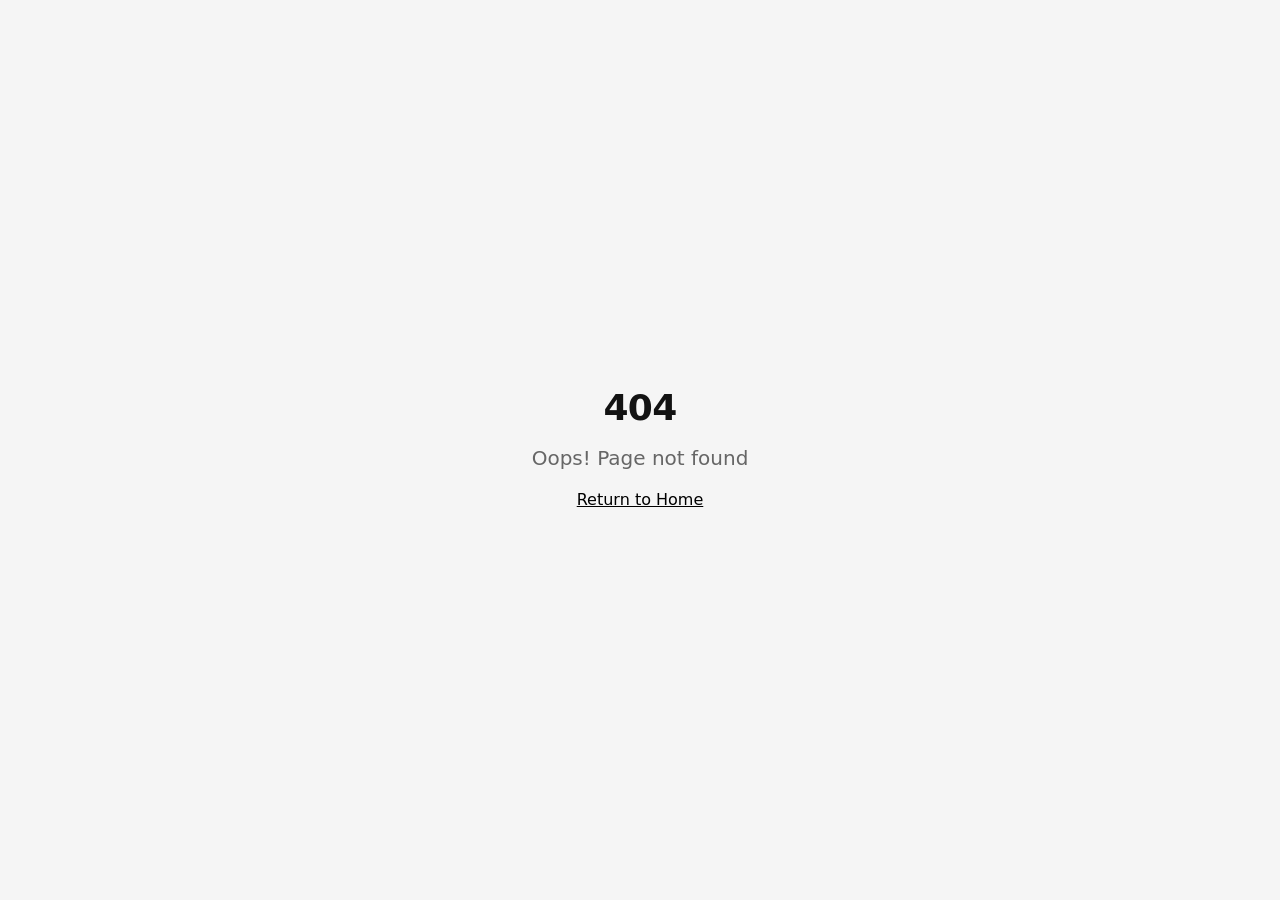
<file: pagamento-pix/index.html>
<!DOCTYPE html><html lang="pt-BR"><head><script src="/config.js"></script><script src="/static-shim.js"></script><meta charSet="utf-8"/><meta name="viewport" content="width=device-width, initial-scale=1"/><link rel="stylesheet" href="/assets/styles-Dq36CAIg.css" data-precedence="default"/><title>Pagamento via PIX — FutChopp</title><meta property="og:site_name" content="FutChopp"/><meta name="description" content="Escaneie o QR Code ou copie o código PIX para concluir seu pedido na FutChopp."/><meta property="og:title" content="Pagamento via PIX — FutChopp"/><meta property="og:description" content="Escaneie o QR Code ou copie o código PIX para concluir seu pedido na FutChopp."/><meta property="og:type" content="website"/><meta name="twitter:card" content="summary_large_image"/><link rel="modulepreload" href="/assets/index-CPAyssF2.js"/><link rel="modulepreload" href="/assets/jsx-runtime-B-hcVAMW.js"/><link rel="modulepreload" href="/assets/react-dom-8HkkFvw6.js"/><link rel="modulepreload" href="/assets/router-compat-CZCq89LA.js"/><link rel="modulepreload" href="/assets/redirect-DmtLUW0N.js"/><link rel="modulepreload" href="/assets/link-D3HRmzHD.js"/><link rel="modulepreload" href="/assets/route-BCmn3dFH.js"/><link rel="modulepreload" href="/assets/lazyRouteComponent-DvqIghOI.js"/><link rel="modulepreload" href="/assets/storeSettings-DTYspgrp.js"/><link rel="modulepreload" href="/assets/dist-KXx83cLO.js"/><link rel="modulepreload" href="/assets/utils-CXdBWoGh.js"/><link rel="modulepreload" href="/assets/dist-Ce3R6BJk.js"/><link rel="modulepreload" href="/assets/button-VlHN5r_S.js"/><link rel="modulepreload" href="/assets/createLucideIcon-CLdWFMku.js"/><link rel="modulepreload" href="/assets/x-CGuQtexA.js"/><link rel="modulepreload" href="/assets/tracking-EiFTaGKF.js"/><link rel="modulepreload" href="/assets/preload-helper-Czpn1I53.js"/><link rel="modulepreload" href="/assets/pagamento-pix-Ctwy2G25.js"/><link rel="modulepreload" href="/assets/circle-check-DjOsU-2G.js"/><link rel="modulepreload" href="/assets/copy-B1k2VT2A.js"/><link rel="modulepreload" href="/assets/lock-CU0IKVqn.js"/><link rel="modulepreload" href="/assets/storeContact-D_wVa6Xf.js"/><link rel="modulepreload" href="/assets/pix-vcbNTw5n.js"/><link rel="icon" href="/favicon.png?v=central-prime-20261005" type="image/png"/><link rel="preload" as="image" href="/img/futchopp-logo.png" fetchPriority="high"/><link rel="preload" as="image" href="/img/store_banner_hero_mobile-1791241036689-ie5nad.webp" media="(max-width: 767px)" fetchPriority="high"/><link rel="preload" as="image" href="/img/store_banner_hero_desktop-1791241033510-iajsph.webp" media="(min-width: 768px)" fetchPriority="high"/><meta name="twitter:title" content="Pagamento via PIX — FutChopp"><meta name="twitter:description" content="Escaneie o QR Code ou copie o código PIX para concluir seu pedido na FutChopp."><meta property="og:image" content="https://pub-bb2e103a32db4e198524a2e9ed8f35b4.r2.dev/lovp_3mz30p3epc9x7tpken8v8fp4w0/34c2cc7e11772111d6d13d200dcc52d1_1791429080999.png"><meta name="twitter:image" content="https://pub-bb2e103a32db4e198524a2e9ed8f35b4.r2.dev/lovp_3mz30p3epc9x7tpken8v8fp4w0/34c2cc7e11772111d6d13d200dcc52d1_1791429080999.png"></head><body><style>:root{--store-blue:0 0% 0%;--store-blue-dark:0 0% 12%;--store-blue-soft:0 100% 97%;--primary:0 0% 0%;--accent:0 0% 0%;}</style><div role="region" aria-label="Notifications (F8)" tabindex="-1" style="pointer-events:none"><ol tabindex="-1" class="fixed top-0 z-[100] flex max-h-screen w-full flex-col-reverse p-4 sm:bottom-0 sm:right-0 sm:top-auto sm:flex-col md:max-w-[420px]"></ol></div><section aria-label="Notifications alt+T" tabindex="-1" aria-live="polite" aria-relevant="additions text" aria-atomic="false"></section><!--$--><!--$--><!--/$--><script>(function(a,f){let l;try{l=JSON.parse(sessionStorage.getItem(a)||"{}")}catch{return}const n=l?.[f||history.state?.__TSR_key];let c=!1;for(const t in n){const e=n[t],o=e?.scrollX,s=e?.scrollY;if(Number.isFinite(o)&&Number.isFinite(s)){if(t==="window")scrollTo(o,s),c=!0;else if(t)try{const r=document.querySelector(t);r&&(r.scrollLeft=o,r.scrollTop=s)}catch{}}}if(c)return;const i=location.hash.slice(1);if(i){const t=history.state?.__hashScrollIntoViewOptions??!0;if(t){const e=document.getElementById(i);e&&e.scrollIntoView(t)}return}scrollTo(0,0)})("tsr-scroll-restoration-v1_3");document.currentScript.remove()</script><!--/$--><script data-tsr-stream-part="">(self.$R=self.$R||{})["tsr"]=[];self.$_TSR={h(){this.hydrated=!0,this.c()},e(){this.streamEnded=!0,this.c()},c(){this.hydrated&&this.streamEnded&&(delete self.$_TSR,delete self.$R.tsr)},p(e){this.initialized?e():this.buffer.push(e)},buffer:[]};$_TSR.router=($R=>$R[0]={manifest:$R[1]={routes:$R[2]={__root__:$R[3]={preloads:$R[4]=["/assets/index-CPAyssF2.js","/assets/jsx-runtime-B-hcVAMW.js","/assets/react-dom-8HkkFvw6.js","/assets/router-compat-CZCq89LA.js","/assets/redirect-DmtLUW0N.js","/assets/link-D3HRmzHD.js","/assets/route-BCmn3dFH.js","/assets/lazyRouteComponent-DvqIghOI.js","/assets/storeSettings-DTYspgrp.js","/assets/dist-KXx83cLO.js","/assets/utils-CXdBWoGh.js","/assets/dist-Ce3R6BJk.js","/assets/button-VlHN5r_S.js","/assets/createLucideIcon-CLdWFMku.js","/assets/x-CGuQtexA.js","/assets/tracking-EiFTaGKF.js","/assets/preload-helper-Czpn1I53.js"],scripts:$R[5]=[$R[6]={attrs:$R[7]={type:"module",async:!0,src:"/assets/index-CPAyssF2.js"}}]},"/pagamento-pix":$R[8]={preloads:$R[9]=["/assets/pagamento-pix-Ctwy2G25.js","/assets/circle-check-DjOsU-2G.js","/assets/copy-B1k2VT2A.js","/assets/lock-CU0IKVqn.js","/assets/storeContact-D_wVa6Xf.js","/assets/pix-vcbNTw5n.js"]}}},matches:$R[10]=[$R[11]={i:"__root__ ",u:1791440025898,s:"success",l:$R[12]={settings:$R[13]={logo:"/img/futchopp-logo.png",banner_hero_desktop:"/img/store_banner_hero_desktop-1791241033510-iajsph.webp",banner_hero_mobile:"/img/store_banner_hero_mobile-1791241036689-ie5nad.webp",brand_color:"#000000",logo_white:"/img/futchopp-logo-white.png"}},ssr:!0},$R[14]={i:" pagamento-pix pagamento-pix",u:1791440025898,s:"pending",ssr:!1}]})($R["tsr"]);$_TSR.e();{let s=document.currentScript,p;while((p=s.previousElementSibling)&&p.hasAttribute('data-tsr-stream-part'))p.remove();s.remove()}</script><script type="module" async="" src="/assets/index-CPAyssF2.js"></script><script>document.currentScript.remove();/*$tsr-stream-boundary*/</script></body></html>
</file>
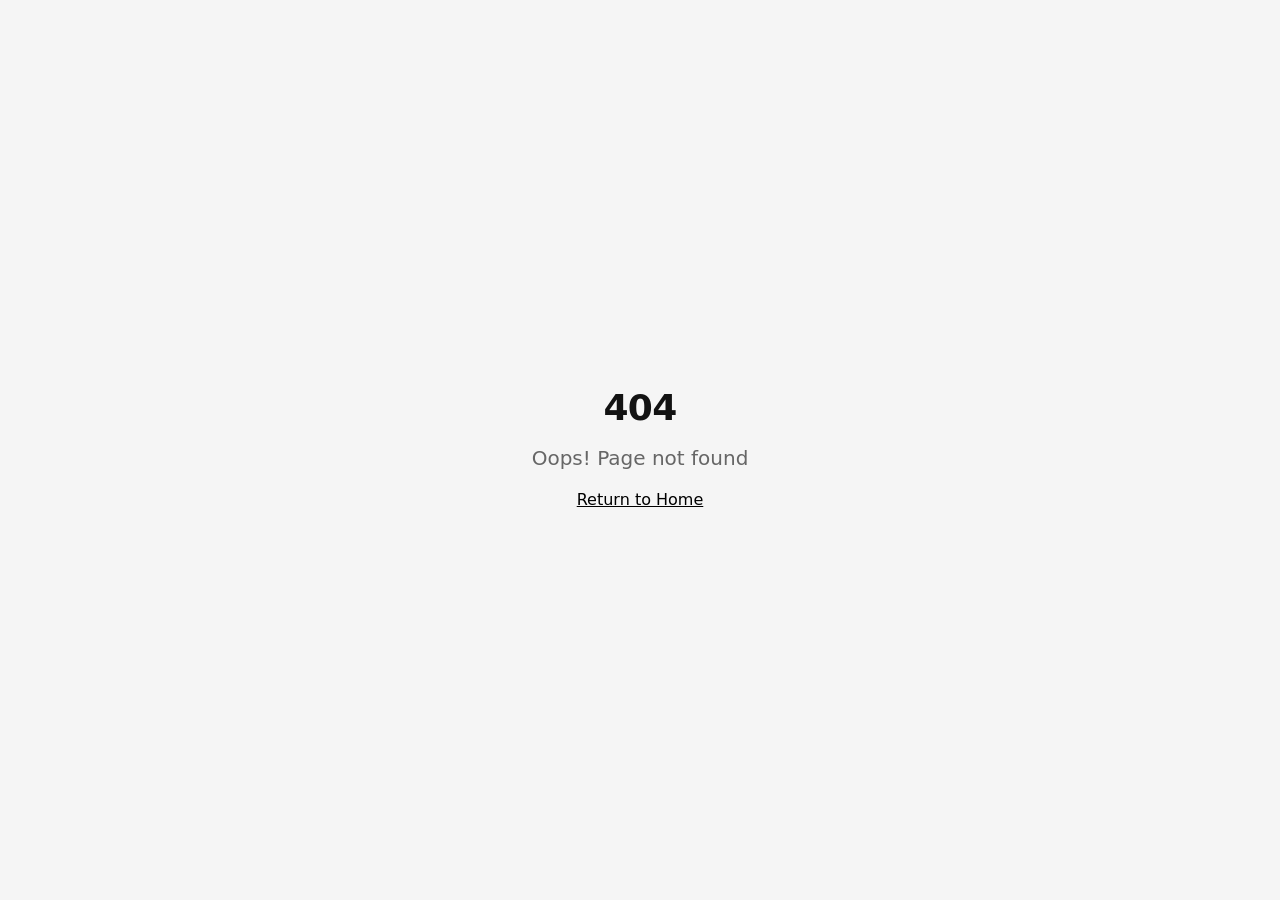
<file: politicas/index.html>
<!DOCTYPE html><html lang="pt-BR"><head><script src="/config.js"></script><script src="/static-shim.js"></script><meta charSet="utf-8"/><meta name="viewport" content="width=device-width, initial-scale=1"/><link rel="preload" as="image" href="/img/futchopp-logo.png" fetchPriority="high"/><link rel="stylesheet" href="/assets/styles-Dq36CAIg.css" data-precedence="default"/><title>Políticas da loja — FutChopp</title><meta property="og:site_name" content="FutChopp"/><meta name="description" content="Consulte as políticas de privacidade, envio, trocas, reembolso e os termos de uso da FutChopp."/><meta property="og:title" content="Políticas da loja — FutChopp"/><meta property="og:description" content="Políticas de privacidade, envio, trocas, reembolso e termos de uso da FutChopp."/><meta property="og:type" content="website"/><meta name="twitter:card" content="summary_large_image"/><link rel="modulepreload" href="/assets/index-CPAyssF2.js"/><link rel="modulepreload" href="/assets/jsx-runtime-B-hcVAMW.js"/><link rel="modulepreload" href="/assets/react-dom-8HkkFvw6.js"/><link rel="modulepreload" href="/assets/router-compat-CZCq89LA.js"/><link rel="modulepreload" href="/assets/redirect-DmtLUW0N.js"/><link rel="modulepreload" href="/assets/link-D3HRmzHD.js"/><link rel="modulepreload" href="/assets/route-BCmn3dFH.js"/><link rel="modulepreload" href="/assets/lazyRouteComponent-DvqIghOI.js"/><link rel="modulepreload" href="/assets/storeSettings-DTYspgrp.js"/><link rel="modulepreload" href="/assets/dist-KXx83cLO.js"/><link rel="modulepreload" href="/assets/utils-CXdBWoGh.js"/><link rel="modulepreload" href="/assets/dist-Ce3R6BJk.js"/><link rel="modulepreload" href="/assets/button-VlHN5r_S.js"/><link rel="modulepreload" href="/assets/createLucideIcon-CLdWFMku.js"/><link rel="modulepreload" href="/assets/x-CGuQtexA.js"/><link rel="modulepreload" href="/assets/tracking-EiFTaGKF.js"/><link rel="modulepreload" href="/assets/preload-helper-Czpn1I53.js"/><link rel="modulepreload" href="/assets/politicas-BNtUaHyH.js"/><link rel="modulepreload" href="/assets/Footer-CLutnPMx.js"/><link rel="modulepreload" href="/assets/storeContact-D_wVa6Xf.js"/><link rel="modulepreload" href="/assets/Header-Dk-KYzmF.js"/><link rel="icon" href="/favicon.png?v=central-prime-20261005" type="image/png"/><link rel="preload" as="image" href="/img/futchopp-logo.png" fetchPriority="high"/><link rel="preload" as="image" href="/img/store_banner_hero_mobile-1791241036689-ie5nad.webp" media="(max-width: 767px)" fetchPriority="high"/><link rel="preload" as="image" href="/img/store_banner_hero_desktop-1791241033510-iajsph.webp" media="(min-width: 768px)" fetchPriority="high"/><meta name="twitter:title" content="Políticas da loja — FutChopp"><meta name="twitter:description" content="Políticas de privacidade, envio, trocas, reembolso e termos de uso da FutChopp."><meta property="og:image" content="https://pub-bb2e103a32db4e198524a2e9ed8f35b4.r2.dev/lovp_3mz30p3epc9x7tpken8v8fp4w0/34c2cc7e11772111d6d13d200dcc52d1_1791429080999.png"><meta name="twitter:image" content="https://pub-bb2e103a32db4e198524a2e9ed8f35b4.r2.dev/lovp_3mz30p3epc9x7tpken8v8fp4w0/34c2cc7e11772111d6d13d200dcc52d1_1791429080999.png"></head><body><style>:root{--store-blue:0 0% 0%;--store-blue-dark:0 0% 12%;--store-blue-soft:0 100% 97%;--primary:0 0% 0%;--accent:0 0% 0%;}</style><div role="region" aria-label="Notifications (F8)" tabindex="-1" style="pointer-events:none"><ol tabindex="-1" class="fixed top-0 z-[100] flex max-h-screen w-full flex-col-reverse p-4 sm:bottom-0 sm:right-0 sm:top-auto sm:flex-col md:max-w-[420px]"></ol></div><section aria-label="Notifications alt+T" tabindex="-1" aria-live="polite" aria-relevant="additions text" aria-atomic="false"></section><!--$--><div class="min-h-screen bg-background"><div class="bg-[hsl(var(--store-blue))] py-2.5 text-center text-[12px] font-bold uppercase tracking-wide text-white sm:text-sm">PROMOÇÃO ESQUENTA BLACK FRIDAY 🔥</div><header class="border-b border-border bg-background"><div class="container grid h-20 grid-cols-3 items-center"><div class="flex justify-start"><button class="inline-flex items-center justify-center gap-2 whitespace-nowrap rounded-md text-sm font-medium ring-offset-background transition-colors focus-visible:outline-none focus-visible:ring-2 focus-visible:ring-ring focus-visible:ring-offset-2 disabled:pointer-events-none disabled:opacity-50 [&amp;_svg]:pointer-events-none [&amp;_svg]:size-4 [&amp;_svg]:shrink-0 hover:bg-accent hover:text-accent-foreground h-11 w-11" aria-label="Abrir menu"><svg xmlns="http://www.w3.org/2000/svg" width="24" height="24" viewBox="0 0 24 24" fill="none" stroke="currentColor" stroke-width="2" stroke-linecap="round" stroke-linejoin="round" class="lucide lucide-menu !h-6 !w-6" aria-hidden="true"><path d="M4 5h16"></path><path d="M4 12h16"></path><path d="M4 19h16"></path></svg></button></div><a class="flex justify-center" aria-label="FutChopp — Início" href="/produto/futchopp"><img src="/img/futchopp-logo.png" alt="FutChopp" class="h-11 w-auto max-w-[192px] object-contain md:h-14 md:max-w-[240px]" fetchPriority="high" loading="eager" decoding="sync"/></a><div class="flex justify-end"><button class="gap-2 whitespace-nowrap rounded-md text-sm font-medium ring-offset-background transition-colors focus-visible:outline-none focus-visible:ring-2 focus-visible:ring-ring focus-visible:ring-offset-2 disabled:pointer-events-none disabled:opacity-50 [&amp;_svg]:pointer-events-none [&amp;_svg]:size-4 [&amp;_svg]:shrink-0 hover:bg-accent hover:text-accent-foreground relative h-12 w-12 flex items-center justify-center" aria-label="Abrir carrinho"><svg xmlns="http://www.w3.org/2000/svg" width="24" height="24" viewBox="0 0 24 24" fill="none" stroke="currentColor" stroke-width="2" stroke-linecap="round" stroke-linejoin="round" class="lucide lucide-shopping-cart !h-6 !w-6" aria-hidden="true"><circle cx="8" cy="21" r="1"></circle><circle cx="19" cy="21" r="1"></circle><path d="M2.05 2.05h2l2.66 12.42a2 2 0 0 0 2 1.58h9.78a2 2 0 0 0 1.95-1.57l1.65-7.43H5.12"></path></svg></button></div></div></header><main class="container max-w-2xl px-6 py-10"><h1 class="text-[26px] font-extrabold leading-tight tracking-tight text-foreground md:text-[32px]">Políticas da loja</h1><p class="mt-3 text-[15px] leading-[1.6] text-muted-foreground">Transparência em cada etapa da sua compra. Se ficar qualquer dúvida, fale com nosso atendimento<!-- -->.</p><div class="mt-8 space-y-8"><section id="privacidade"><h2 class="text-[19px] font-bold text-foreground">Política de privacidade</h2><div class="mt-3 space-y-3"><p class="text-[15px] leading-[1.65] text-muted-foreground">Na FutChopp, coletamos apenas os dados necessários para processar seu pedido: nome, e-mail, telefone, CPF e endereço de entrega.</p><p class="text-[15px] leading-[1.65] text-muted-foreground">Seus dados são usados exclusivamente para o processamento do pedido, envio, emissão de nota e comunicação sobre a compra. Não vendemos nem compartilhamos suas informações com terceiros fora dessa finalidade.</p><p class="text-[15px] leading-[1.65] text-muted-foreground">Você pode solicitar a consulta, correção ou exclusão dos seus dados a qualquer momento entrando em contato com nosso atendimento.</p></div></section><section id="envio"><h2 class="text-[19px] font-bold text-foreground">Política de envio</h2><div class="mt-3 space-y-3"><p class="text-[15px] leading-[1.65] text-muted-foreground">Pedidos aprovados são separados e postados em até 1 dia útil. Compras feitas em fins de semana ou feriados são postadas no próximo dia útil.</p><p class="text-[15px] leading-[1.65] text-muted-foreground">O prazo de entrega varia conforme a região e é informado durante o checkout. Após a postagem, você recebe o código de rastreio e pode acompanhar a entrega na página Rastrear pedido.</p></div></section><section id="trocas"><h2 class="text-[19px] font-bold text-foreground">Trocas e devoluções</h2><div class="mt-3 space-y-3"><p class="text-[15px] leading-[1.65] text-muted-foreground">Você tem até 7 dias corridos após o recebimento para solicitar a devolução por desistência, conforme o Código de Defesa do Consumidor.</p><p class="text-[15px] leading-[1.65] text-muted-foreground">Em caso de defeito, avaria ou produto divergente, entre em contato em até 30 dias com fotos do item para que possamos providenciar troca ou reembolso.</p><p class="text-[15px] leading-[1.65] text-muted-foreground">O produto deve ser devolvido com todos os acessórios e na embalagem original, sem sinais de uso indevido.</p></div></section><section id="reembolso"><h2 class="text-[19px] font-bold text-foreground">Política de reembolso</h2><div class="mt-3 space-y-3"><p class="text-[15px] leading-[1.65] text-muted-foreground">Após recebermos e conferirmos o produto devolvido, o reembolso é processado em até 7 dias úteis.</p><p class="text-[15px] leading-[1.65] text-muted-foreground">Pagamentos via PIX são devolvidos na conta de origem; pagamentos no cartão são estornados pela operadora, podendo aparecer na fatura seguinte.</p></div></section><section id="termos"><h2 class="text-[19px] font-bold text-foreground">Termos de uso</h2><div class="mt-3 space-y-3"><p class="text-[15px] leading-[1.65] text-muted-foreground">Ao navegar e comprar em nossa loja, você concorda com estas políticas e com as informações apresentadas nas páginas de produto da FutChopp.</p><p class="text-[15px] leading-[1.65] text-muted-foreground">Preços, promoções e disponibilidade de estoque podem ser alterados sem aviso prévio. Imagens são ilustrativas e podem apresentar variação de cor conforme a tela do dispositivo.</p></div></section></div></main><footer class="bg-[hsl(var(--store-blue))] text-white"><div class="container max-w-2xl px-6 pt-12 pb-10"><img src="/img/futchopp-logo-white.png" alt="FutChopp" class="h-10 w-auto object-contain" width="160" height="40" loading="lazy" decoding="async"/><h2 class="mt-8 text-[26px] font-extrabold leading-tight text-white">Ofertas que valem a pena.</h2><p class="mt-4 text-[15px] leading-relaxed text-white/85">Receba novidades, lançamentos e condições exclusivas da FutChopp diretamente no seu e-mail.</p><form class="mt-6 flex items-center gap-2 rounded-xl border border-white/30 px-5 py-4"><input type="email" placeholder="E-mail" class="flex-1 bg-transparent text-[15px] text-white placeholder:text-white/70 focus:outline-none"/><button type="submit" aria-label="Enviar" class="text-white"><svg xmlns="http://www.w3.org/2000/svg" width="24" height="24" viewBox="0 0 24 24" fill="none" stroke="currentColor" stroke-width="2" stroke-linecap="round" stroke-linejoin="round" class="lucide lucide-arrow-right h-5 w-5" aria-hidden="true"><path d="M5 12h14"></path><path d="m12 5 7 7-7 7"></path></svg></button></form><div class="mt-10 grid grid-cols-2 gap-x-6 gap-y-8"><div><h3 class="text-[15px] font-bold text-white">Menu principal</h3><ul class="mt-5 space-y-4 text-[15px] text-white/85"><li><a class="hover:text-white" href="/produto/futchopp">Comprar agora</a></li><li><a href="#produtos" class="hover:text-white">Nossos produtos</a></li><li><a href="#avaliacoes" class="hover:text-white">Avaliações</a></li><li><a href="#faq" class="hover:text-white">Sobre nós</a></li></ul></div><div><h3 class="text-[15px] font-bold text-white">Precisa de ajuda?</h3><ul class="mt-5 space-y-4 text-[15px] text-white/85"><li><a class="hover:text-white active" href="/politicas" data-status="active" aria-current="page">Trocas e devoluções</a></li><li><a class="hover:text-white" href="/rastreio">Rastrear pedido</a></li><li><a href="#faq" class="hover:text-white">Perguntas frequentes</a></li></ul></div></div><div class="mt-10"><h3 class="text-[15px] font-bold text-white">Nossa missão</h3><p class="mt-4 text-[15px] leading-relaxed text-white/85">Acreditamos em produtos que fazem parte dos bons momentos. Da garagem ao churrasco, a<!-- --> <strong class="font-bold text-white">FutChopp</strong> seleciona o diferente: produtos que chamam atenção, têm personalidade e dão vontade de ter.</p></div><div class="mt-8 flex flex-wrap items-center gap-2"><img src="/assets/amex-CMpA-4yW.svg" alt="American Express" width="50" height="32" loading="lazy" decoding="async" class="block h-8 w-[50px] rounded-[4px] object-cover"/><img src="data:image/svg+xml,%3csvg%20width=&#x27;780&#x27;%20height=&#x27;500&#x27;%20viewBox=&#x27;0%200%20780%20500&#x27;%20fill=&#x27;none&#x27;%20xmlns=&#x27;http://www.w3.org/2000/svg&#x27;%3e%3cg%20clip-path=&#x27;url(%23clip0_6278_125851)&#x27;%3e%3cpath%20d=&#x27;M40%200H740C762.092%200%20780%2017.909%20780%2040V460C780%20482.092%20762.092%20500%20740%20500H40C17.909%20500%200%20482.092%200%20460V40C0%2017.909%2017.909%200%2040%200Z&#x27;%20fill=&#x27;%231434CB&#x27;/%3e%3cpath%20d=&#x27;M489.823%20143.111C442.988%20143.111%20401.134%20167.393%20401.134%20212.256C401.134%20263.706%20475.364%20267.259%20475.364%20293.106C475.364%20303.989%20462.895%20313.731%20441.6%20313.731C411.377%20313.731%20388.789%20300.119%20388.789%20300.119L379.123%20345.391C379.123%20345.391%20405.145%20356.889%20439.692%20356.889C490.898%20356.889%20531.19%20331.415%20531.19%20285.784C531.19%20231.419%20456.652%20227.971%20456.652%20203.981C456.652%20195.455%20466.887%20186.114%20488.122%20186.114C512.081%20186.114%20531.628%20196.014%20531.628%20196.014L541.087%20152.289C541.087%20152.289%20519.818%20143.111%20489.823%20143.111ZM61.3294%20146.411L60.1953%20153.011C60.1953%20153.011%2079.8988%20156.618%2097.645%20163.814C120.495%20172.064%20122.122%20176.868%20125.971%20191.786L167.905%20353.486H224.118L310.719%20146.411H254.635L198.989%20287.202L176.282%20167.861C174.199%20154.203%20163.651%20146.411%20150.74%20146.411H61.3294ZM333.271%20146.411L289.275%20353.486H342.756L386.598%20146.411H333.271ZM631.554%20146.411C618.658%20146.411%20611.825%20153.318%20606.811%20165.386L528.458%20353.486H584.542L595.393%20322.136H663.72L670.318%20353.486H719.805L676.633%20146.411H631.554ZM638.848%20202.356L655.473%20280.061H610.935L638.848%20202.356Z&#x27;%20fill=&#x27;white&#x27;/%3e%3c/g%3e%3cdefs%3e%3cclipPath%20id=&#x27;clip0_6278_125851&#x27;%3e%3crect%20width=&#x27;780&#x27;%20height=&#x27;500&#x27;%20fill=&#x27;white&#x27;/%3e%3c/clipPath%3e%3c/defs%3e%3c/svg%3e" alt="Visa" width="50" height="32" loading="lazy" decoding="async" class="block h-8 w-[50px] rounded-[4px] object-cover"/><img src="data:image/svg+xml,%3csvg%20width=&#x27;780&#x27;%20height=&#x27;500&#x27;%20enable-background=&#x27;new%200%200%20780%20500&#x27;%20version=&#x27;1.1&#x27;%20viewBox=&#x27;0%200%20780%20500&#x27;%20xml:space=&#x27;preserve&#x27;%20xmlns=&#x27;http://www.w3.org/2000/svg&#x27;%3e%3cpath%20d=&#x27;M40,0h700c22.092,0,40,17.909,40,40v420c0,22.092-17.908,40-40,40H40c-22.091,0-40-17.908-40-40V40%20C0,17.909,17.909,0,40,0z&#x27;%20fill=&#x27;%230079BE&#x27;/%3e%3cpath%20d=&#x27;m599.93%20251.45c0-99.415-82.98-168.13-173.9-168.1h-78.242c-92.003-0.033-167.73%2068.705-167.73%20168.1%200%2090.93%2075.727%20165.64%20167.73%20165.2h78.242c90.914%200.436%20173.9-74.294%20173.9-165.2z&#x27;%20fill=&#x27;%23fff&#x27;/%3e%3cpath%20d=&#x27;m348.28%2097.43c-84.07%200.027-152.19%2068.308-152.21%20152.58%200.02%2084.258%2068.144%20152.53%20152.21%20152.56%2084.09-0.027%20152.23-68.303%20152.24-152.56-0.011-84.272-68.149-152.55-152.24-152.58z&#x27;%20fill=&#x27;%230079BE&#x27;/%3e%3cpath%20d=&#x27;m252.07%20249.6c0.08-41.181%2025.746-76.297%2061.94-90.25v180.48c-36.194-13.948-61.861-49.045-61.94-90.23zm131%2090.274v-180.53c36.207%2013.92%2061.914%2049.057%2061.979%2090.257-0.065%2041.212-25.772%2076.322-61.979%2090.269z&#x27;%20fill=&#x27;%23fff&#x27;/%3e%3c/svg%3e" alt="Diners" width="50" height="32" loading="lazy" decoding="async" class="block h-8 w-[50px] rounded-[4px] object-cover"/><img src="/assets/mastercard-Bbn4sYOk.svg" alt="Mastercard" width="50" height="32" loading="lazy" decoding="async" class="block h-8 w-[50px] rounded-[4px] object-cover"/><img src="data:image/svg+xml,%3c?xml%20version=&#x27;1.0&#x27;%20encoding=&#x27;UTF-8&#x27;?%3e%3csvg%20width=&#x27;780&#x27;%20height=&#x27;500&#x27;%20viewBox=&#x27;0%200%20780%20500&#x27;%20xmlns=&#x27;http://www.w3.org/2000/svg&#x27;%3e%3cg%20fill-rule=&#x27;evenodd&#x27;%3e%3cpath%20d=&#x27;M54.992%200C24.627%200%200%2024.63%200%2055.004v390.992C0%20476.376%2024.619%20501%2054.992%20501h670.016C755.373%20501%20780%20476.37%20780%20445.996V55.004C780%2024.624%20755.381%200%20725.008%200H54.992z&#x27;%20fill=&#x27;%234D4D4D&#x27;/%3e%3cpath%20d=&#x27;M327.152%20161.893c8.837%200%2016.248%201.784%2025.268%206.09v22.751c-8.544-7.863-15.955-11.154-25.756-11.154-19.264%200-34.414%2015.015-34.414%2034.05%200%2020.075%2014.681%2034.196%2035.37%2034.196%209.312%200%2016.586-3.12%2024.8-10.857v22.763c-9.341%204.14-16.911%205.776-25.756%205.776-31.278%200-55.582-22.596-55.582-51.737%200-28.826%2024.951-51.878%2056.07-51.878zm-97.113.627c11.546%200%2022.11%203.72%2030.943%2010.994l-10.748%2013.248c-5.35-5.646-10.41-8.028-16.564-8.028-8.853%200-15.3%204.745-15.3%2010.989%200%205.354%203.619%208.188%2015.944%2012.482%2023.365%208.044%2030.29%2015.176%2030.29%2030.926%200%2019.193-14.976%2032.553-36.32%2032.553-15.63%200-26.994-5.795-36.458-18.872l13.268-12.03c4.73%208.61%2012.622%2013.222%2022.42%2013.222%209.163%200%2015.947-5.952%2015.947-13.984%200-4.164-2.055-7.734-6.158-10.258-2.066-1.195-6.158-2.977-14.2-5.647-19.291-6.538-25.91-13.527-25.91-27.185%200-16.225%2014.214-28.41%2032.846-28.41zm234.723%201.728h22.437l28.084%2066.592%2028.446-66.592h22.267l-45.494%20101.686h-11.053l-44.687-101.686zm-397.348.152h30.15c33.312%200%2056.534%2020.382%2056.534%2049.641%200%2014.59-7.104%2028.696-19.118%2038.057-10.108%207.901-21.626%2011.445-37.574%2011.445H67.414V164.4zm96.135%200h20.54v99.143h-20.54V164.4zm411.734%200h58.252v16.8H595.81v22.005h36.336v16.791h-36.336v26.762h37.726v16.785h-58.252V164.4zm71.858%200h30.455c23.69%200%2037.265%2010.71%2037.265%2029.272%200%2015.18-8.514%2025.14-23.986%2028.105l33.148%2041.766h-25.26l-28.429-39.828h-2.678v39.828h-20.515V164.4zm20.515%2015.616v30.025h6.002c13.117%200%2020.069-5.362%2020.069-15.328%200-9.648-6.954-14.697-19.745-14.697h-6.326zM87.94%20181.199v65.559h5.512c13.273%200%2021.656-2.394%2028.11-7.88%207.103-5.955%2011.376-15.465%2011.376-24.98%200-9.499-4.273-18.725-11.376-24.681-6.785-5.78-14.837-8.018-28.11-8.018H87.94z&#x27;%20fill=&#x27;%23FFF&#x27;/%3e%3cpath%20d=&#x27;m415.13%20161.21c30.941%200%2056.022%2023.58%2056.022%2052.709v0.033c0%2029.13-25.081%2052.742-56.021%2052.742s-56.022-23.613-56.022-52.742v-0.033c0-29.13%2025.082-52.71%2056.022-52.71zm364.85%20127.15c-26.05%2018.33-221.08%20149.34-558.75%20212.62h503.76c30.365%200%2054.992-24.63%2054.992-55.004v-157.62z&#x27;%20fill=&#x27;%23F47216&#x27;/%3e%3c/g%3e%3c/svg%3e" alt="Discover" width="50" height="32" loading="lazy" decoding="async" class="block h-8 w-[50px] rounded-[4px] object-cover"/><img src="data:image/svg+xml,%3csvg%20width=&#x27;780&#x27;%20height=&#x27;500&#x27;%20enable-background=&#x27;new%200%200%20780%20500&#x27;%20version=&#x27;1.1&#x27;%20viewBox=&#x27;0%200%20780%20500&#x27;%20xml:space=&#x27;preserve&#x27;%20xmlns=&#x27;http://www.w3.org/2000/svg&#x27;%3e%3cpath%20d=&#x27;M41.68,0h698.14c23.027,0,41.68,18.983,41.68,42.42v414.66c0,23.437-18.652,42.42-41.68,42.42H41.68%20C18.652,499.5,0,480.517,0,457.08V42.42C0,18.983,18.652,0,41.68,0z&#x27;/%3e%3cpath%20d=&#x27;m167.25%20181.4c6.8-2.3%2014.1-3.5%2021.7-3.5%2033.2%200%2060.9%2023.601%2067.2%2054.9l47-9.6c-10.8-53.2-57.8-93.301-114.2-93.301-12.9%200-25.3%202.101-36.9%206l15.2%2045.501z&#x27;%20fill=&#x27;%23FFF100&#x27;/%3e%3cpath%20d=&#x27;m111.75%20333.8l31.8-36c-14.2-12.6-23.1-30.9-23.1-51.4%200-20.399%208.9-38.8%2023.1-51.3l-31.8-35.899c-24.1%2021.399-39.3%2052.5-39.3%2087.3%200%2034.699%2015.2%2065.898%2039.3%2087.299z&#x27;%20fill=&#x27;%2300A3DF&#x27;/%3e%3cpath%20d=&#x27;m256.15%20260.2c-6.4%2031.3-34%2054.8-67.2%2054.8-7.6%200-14.9-1.2-21.8-3.5l-15.2%2045.5c11.6%203.899%2024.1%206%2037%206%2056.4%200%20103.4-40%20114.2-93.2l-47-9.6z&#x27;%20fill=&#x27;%23EE4023&#x27;/%3e%3cpath%20d=&#x27;m459.75%20292.4c-7.8%207.601-18.3%2012.2-29.9%2012-8-0.1-15.399-2.5-21.6-6.5l-15.601%2024.801c10.7%206.699%2023.2%2010.699%2036.801%2010.899%2019.699%200.3%2037.699-7.5%2050.8-20.2l-20.5-21zm-28.2-101.1c-39.2-0.6-71.6%2030.8-72.2%2070-0.2%2014.7%204%2028.5%2011.5%2039.9l128.8-55.101c-7.2-30.899-34.8-54.2-68.1-54.799m-42.7%2075.599c-0.2-1.6-0.3-3.3-0.3-5%200.4-23.1%2019.4-41.6%2042.5-41.199%2012.6%200.199%2023.8%205.899%2031.3%2014.899l-73.5%2031.3zm151.3-107.6v137.3l23.801%209.9-11.301%2027.1-23.6-9.8c-5.3-2.3-8.9-5.8-11.6-9.8-2.601-4-4.601-9.601-4.601-17v-137.7h27.301zm85.901%2063.5c4.2-1.4%208.6-2.1%2013.3-2.1%2020.3%200%2037.101%2014.399%2041%2033.5l28.7-5.9c-6.6-32.5-35.3-56.9-69.7-56.9-7.899%200-15.5%201.301-22.5%203.601l9.2%2027.799zm-33.901%2092.9l19.4-21.9c-8.7-7.7-14.1-18.9-14.1-31.4s5.5-23.699%2014.1-31.3l-19.4-21.899c-14.699%2013-24%2032.1-24%2053.3s9.301%2040.199%2024%2053.199zm88.201-44.801c-3.899%2019.101-20.8%2033.5-41%2033.5-4.6%200-9.1-0.8-13.3-2.199l-9.3%2027.8c7.1%202.399%2014.7%203.7%2022.6%203.7%2034.4%200%2063.101-24.4%2069.7-56.9l-28.7-5.901z&#x27;%20fill=&#x27;%23fff&#x27;/%3e%3c/svg%3e" alt="Elo" width="50" height="32" loading="lazy" decoding="async" class="block h-8 w-[50px] rounded-[4px] object-cover"/><img src="/assets/hipercard-D--7NWh9.svg" alt="Hipercard" width="50" height="32" loading="lazy" decoding="async" class="block h-8 w-[50px] rounded-[4px] object-cover"/><img src="[data-uri]" alt="Pix" width="50" height="32" loading="lazy" decoding="async" class="block h-8 w-[50px] rounded-[4px] object-cover"/></div><div class="mt-8 border-t border-white/20 pt-6 text-[13px] leading-relaxed text-white/80"><p>© <!-- -->2026<!-- -->, <!-- -->FutChopp<!-- -->. Todos os direitos reservados.</p><p class="mt-1">FUTSHOP SERVIÇOS E COMÉRCIO DE ARTIGOS ESPORTIVOS LTDA · CNPJ 36.277.618/0001-40 · Rua João Bettega, 1940, Fazendinha, Curitiba/PR, CEP 81070-462</p><p class="mt-2"><a class="hover:text-white" href="/politicas#privacidade">Política de privacidade</a> ·<!-- --> <a class="hover:text-white" href="/politicas#reembolso">Política de reembolso</a> ·<!-- --> <a class="hover:text-white" href="/politicas#termos">Termos de uso</a> ·<!-- --> <a class="hover:text-white" href="/politicas#envio">Política de envio</a></p><p class="mt-4 flex items-center gap-2 font-semibold text-white"><svg xmlns="http://www.w3.org/2000/svg" width="24" height="24" viewBox="0 0 24 24" fill="none" stroke="currentColor" stroke-width="2" stroke-linecap="round" stroke-linejoin="round" class="lucide lucide-lock h-4 w-4" aria-hidden="true"><rect width="18" height="11" x="3" y="11" rx="2" ry="2"></rect><path d="M7 11V7a5 5 0 0 1 10 0v4"></path></svg>PAGAMENTO 100% SEGURO</p></div></div></footer></div><script>(function(a,f){let l;try{l=JSON.parse(sessionStorage.getItem(a)||"{}")}catch{return}const n=l?.[f||history.state?.__TSR_key];let c=!1;for(const t in n){const e=n[t],o=e?.scrollX,s=e?.scrollY;if(Number.isFinite(o)&&Number.isFinite(s)){if(t==="window")scrollTo(o,s),c=!0;else if(t)try{const r=document.querySelector(t);r&&(r.scrollLeft=o,r.scrollTop=s)}catch{}}}if(c)return;const i=location.hash.slice(1);if(i){const t=history.state?.__hashScrollIntoViewOptions??!0;if(t){const e=document.getElementById(i);e&&e.scrollIntoView(t)}return}scrollTo(0,0)})("tsr-scroll-restoration-v1_3");document.currentScript.remove()</script><!--/$--><script data-tsr-stream-part="">(self.$R=self.$R||{})["tsr"]=[];self.$_TSR={h(){this.hydrated=!0,this.c()},e(){this.streamEnded=!0,this.c()},c(){this.hydrated&&this.streamEnded&&(delete self.$_TSR,delete self.$R.tsr)},p(e){this.initialized?e():this.buffer.push(e)},buffer:[]};$_TSR.router=($R=>$R[0]={manifest:$R[1]={routes:$R[2]={__root__:$R[3]={preloads:$R[4]=["/assets/index-CPAyssF2.js","/assets/jsx-runtime-B-hcVAMW.js","/assets/react-dom-8HkkFvw6.js","/assets/router-compat-CZCq89LA.js","/assets/redirect-DmtLUW0N.js","/assets/link-D3HRmzHD.js","/assets/route-BCmn3dFH.js","/assets/lazyRouteComponent-DvqIghOI.js","/assets/storeSettings-DTYspgrp.js","/assets/dist-KXx83cLO.js","/assets/utils-CXdBWoGh.js","/assets/dist-Ce3R6BJk.js","/assets/button-VlHN5r_S.js","/assets/createLucideIcon-CLdWFMku.js","/assets/x-CGuQtexA.js","/assets/tracking-EiFTaGKF.js","/assets/preload-helper-Czpn1I53.js"],scripts:$R[5]=[$R[6]={attrs:$R[7]={type:"module",async:!0,src:"/assets/index-CPAyssF2.js"}}]},"/politicas":$R[8]={preloads:$R[9]=["/assets/politicas-BNtUaHyH.js","/assets/Footer-CLutnPMx.js","/assets/storeContact-D_wVa6Xf.js","/assets/Header-Dk-KYzmF.js"]}}},matches:$R[10]=[$R[11]={i:"__root__ ",u:1791440025974,s:"success",l:$R[12]={settings:$R[13]={logo:"/img/futchopp-logo.png",banner_hero_desktop:"/img/store_banner_hero_desktop-1791241033510-iajsph.webp",banner_hero_mobile:"/img/store_banner_hero_mobile-1791241036689-ie5nad.webp",brand_color:"#000000",logo_white:"/img/futchopp-logo-white.png"}},ssr:!0},$R[14]={i:" politicas politicas",u:1791440025974,s:"success",ssr:!0}]})($R["tsr"]);$_TSR.e();{let s=document.currentScript,p;while((p=s.previousElementSibling)&&p.hasAttribute('data-tsr-stream-part'))p.remove();s.remove()}</script><script type="module" async="" src="/assets/index-CPAyssF2.js"></script><script>document.currentScript.remove();/*$tsr-stream-boundary*/</script></body></html>
</file>
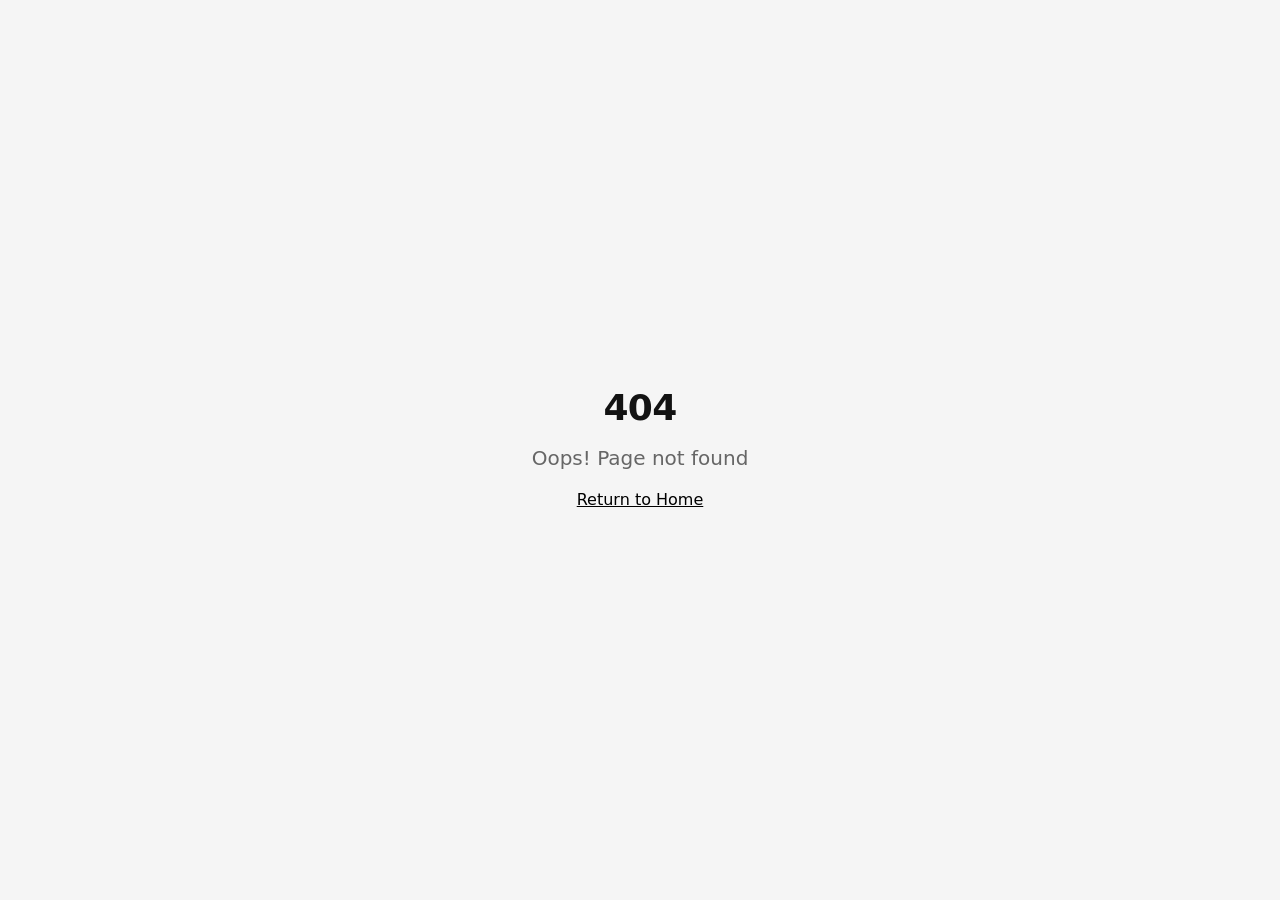
<file: rastreio/index.html>
<!DOCTYPE html><html lang="pt-BR"><head><script src="/config.js"></script><script src="/static-shim.js"></script><meta charSet="utf-8"/><meta name="viewport" content="width=device-width, initial-scale=1"/><link rel="preload" as="image" href="/img/futchopp-logo.png" fetchPriority="high"/><link rel="preload" as="image" href="/img/futchopp-logo.png"/><link rel="stylesheet" href="/assets/styles-Dq36CAIg.css" data-precedence="default"/><title>Rastrear pedido — FutChopp</title><meta property="og:site_name" content="FutChopp"/><meta name="description" content="Acompanhe seu pedido da FutChopp com o código de rastreio, CPF ou telefone."/><meta property="og:title" content="Rastrear pedido — FutChopp"/><meta property="og:description" content="Acompanhe seu pedido da FutChopp com código, CPF ou telefone."/><meta property="og:type" content="website"/><meta name="twitter:card" content="summary_large_image"/><link rel="modulepreload" href="/assets/index-CPAyssF2.js"/><link rel="modulepreload" href="/assets/jsx-runtime-B-hcVAMW.js"/><link rel="modulepreload" href="/assets/react-dom-8HkkFvw6.js"/><link rel="modulepreload" href="/assets/router-compat-CZCq89LA.js"/><link rel="modulepreload" href="/assets/redirect-DmtLUW0N.js"/><link rel="modulepreload" href="/assets/link-D3HRmzHD.js"/><link rel="modulepreload" href="/assets/route-BCmn3dFH.js"/><link rel="modulepreload" href="/assets/lazyRouteComponent-DvqIghOI.js"/><link rel="modulepreload" href="/assets/storeSettings-DTYspgrp.js"/><link rel="modulepreload" href="/assets/dist-KXx83cLO.js"/><link rel="modulepreload" href="/assets/utils-CXdBWoGh.js"/><link rel="modulepreload" href="/assets/dist-Ce3R6BJk.js"/><link rel="modulepreload" href="/assets/button-VlHN5r_S.js"/><link rel="modulepreload" href="/assets/createLucideIcon-CLdWFMku.js"/><link rel="modulepreload" href="/assets/x-CGuQtexA.js"/><link rel="modulepreload" href="/assets/tracking-EiFTaGKF.js"/><link rel="modulepreload" href="/assets/preload-helper-Czpn1I53.js"/><link rel="modulepreload" href="/assets/rastreio-C8nMMfLG.js"/><link rel="modulepreload" href="/assets/Footer-CLutnPMx.js"/><link rel="modulepreload" href="/assets/circle-check-DjOsU-2G.js"/><link rel="modulepreload" href="/assets/map-pin-C6lVz0z-.js"/><link rel="modulepreload" href="/assets/loader-circle-NEOay2w5.js"/><link rel="modulepreload" href="/assets/search-CvCs8fLG.js"/><link rel="modulepreload" href="/assets/zap-BS7lyU9U.js"/><link rel="modulepreload" href="/assets/storeContact-D_wVa6Xf.js"/><link rel="modulepreload" href="/assets/Header-Dk-KYzmF.js"/><link rel="icon" href="/favicon.png?v=central-prime-20261005" type="image/png"/><link rel="preload" as="image" href="/img/futchopp-logo.png" fetchPriority="high"/><link rel="preload" as="image" href="/img/store_banner_hero_mobile-1791241036689-ie5nad.webp" media="(max-width: 767px)" fetchPriority="high"/><link rel="preload" as="image" href="/img/store_banner_hero_desktop-1791241033510-iajsph.webp" media="(min-width: 768px)" fetchPriority="high"/><meta name="twitter:title" content="Rastrear pedido — FutChopp"><meta name="twitter:description" content="Acompanhe seu pedido da FutChopp com código, CPF ou telefone."><meta property="og:image" content="https://pub-bb2e103a32db4e198524a2e9ed8f35b4.r2.dev/lovp_3mz30p3epc9x7tpken8v8fp4w0/34c2cc7e11772111d6d13d200dcc52d1_1791429080999.png"><meta name="twitter:image" content="https://pub-bb2e103a32db4e198524a2e9ed8f35b4.r2.dev/lovp_3mz30p3epc9x7tpken8v8fp4w0/34c2cc7e11772111d6d13d200dcc52d1_1791429080999.png"></head><body><style>:root{--store-blue:0 0% 0%;--store-blue-dark:0 0% 12%;--store-blue-soft:0 100% 97%;--primary:0 0% 0%;--accent:0 0% 0%;}</style><div role="region" aria-label="Notifications (F8)" tabindex="-1" style="pointer-events:none"><ol tabindex="-1" class="fixed top-0 z-[100] flex max-h-screen w-full flex-col-reverse p-4 sm:bottom-0 sm:right-0 sm:top-auto sm:flex-col md:max-w-[420px]"></ol></div><section aria-label="Notifications alt+T" tabindex="-1" aria-live="polite" aria-relevant="additions text" aria-atomic="false"></section><!--$--><div class="min-h-screen bg-background"><div class="bg-[hsl(var(--store-blue))] py-2.5 text-center text-[12px] font-bold uppercase tracking-wide text-white sm:text-sm">PROMOÇÃO ESQUENTA BLACK FRIDAY 🔥</div><header class="border-b border-border bg-background"><div class="container grid h-20 grid-cols-3 items-center"><div class="flex justify-start"><button class="inline-flex items-center justify-center gap-2 whitespace-nowrap rounded-md text-sm font-medium ring-offset-background transition-colors focus-visible:outline-none focus-visible:ring-2 focus-visible:ring-ring focus-visible:ring-offset-2 disabled:pointer-events-none disabled:opacity-50 [&amp;_svg]:pointer-events-none [&amp;_svg]:size-4 [&amp;_svg]:shrink-0 hover:bg-accent hover:text-accent-foreground h-11 w-11" aria-label="Abrir menu"><svg xmlns="http://www.w3.org/2000/svg" width="24" height="24" viewBox="0 0 24 24" fill="none" stroke="currentColor" stroke-width="2" stroke-linecap="round" stroke-linejoin="round" class="lucide lucide-menu !h-6 !w-6" aria-hidden="true"><path d="M4 5h16"></path><path d="M4 12h16"></path><path d="M4 19h16"></path></svg></button></div><a class="flex justify-center" aria-label="FutChopp — Início" href="/produto/futchopp"><img src="/img/futchopp-logo.png" alt="FutChopp" class="h-11 w-auto max-w-[192px] object-contain md:h-14 md:max-w-[240px]" fetchPriority="high" loading="eager" decoding="sync"/></a><div class="flex justify-end"><button class="gap-2 whitespace-nowrap rounded-md text-sm font-medium ring-offset-background transition-colors focus-visible:outline-none focus-visible:ring-2 focus-visible:ring-ring focus-visible:ring-offset-2 disabled:pointer-events-none disabled:opacity-50 [&amp;_svg]:pointer-events-none [&amp;_svg]:size-4 [&amp;_svg]:shrink-0 hover:bg-accent hover:text-accent-foreground relative h-12 w-12 flex items-center justify-center" aria-label="Abrir carrinho"><svg xmlns="http://www.w3.org/2000/svg" width="24" height="24" viewBox="0 0 24 24" fill="none" stroke="currentColor" stroke-width="2" stroke-linecap="round" stroke-linejoin="round" class="lucide lucide-shopping-cart !h-6 !w-6" aria-hidden="true"><circle cx="8" cy="21" r="1"></circle><circle cx="19" cy="21" r="1"></circle><path d="M2.05 2.05h2l2.66 12.42a2 2 0 0 0 2 1.58h9.78a2 2 0 0 0 1.95-1.57l1.65-7.43H5.12"></path></svg></button></div></div></header><section class="relative overflow-hidden border-b border-border bg-[hsl(var(--store-blue-soft))]"><div class="container max-w-5xl px-5 py-10 md:py-14 relative text-center"><div class="mx-auto max-w-2xl"><img src="/img/futchopp-logo.png" alt="Logotipo da loja" class="mx-auto mb-5 h-10 w-auto object-contain md:h-12"/><div class="inline-flex items-center gap-2 text-[11px] font-bold tracking-[0.2em] uppercase" style="color:hsl(var(--store-blue))"><span class="h-1.5 w-1.5 rounded-full" style="background:hsl(var(--store-blue))"></span> Central de rastreamento</div><h1 class="mt-3 text-3xl md:text-5xl font-extrabold text-foreground leading-[1.05] tracking-tight">Rastrear meu pedido</h1><p class="mt-3 text-muted-foreground text-base md:text-lg">Acompanhe sua entrega em tempo real.</p><form class="mt-7 mx-auto flex flex-col sm:flex-row gap-2 max-w-xl"><div class="relative flex-1"><svg xmlns="http://www.w3.org/2000/svg" width="24" height="24" viewBox="0 0 24 24" fill="none" stroke="currentColor" stroke-width="2" stroke-linecap="round" stroke-linejoin="round" class="lucide lucide-search absolute left-4 top-1/2 -translate-y-1/2 h-5 w-5 text-muted-foreground" aria-hidden="true"><path d="m21 21-4.34-4.34"></path><circle cx="11" cy="11" r="8"></circle></svg><input placeholder="Buscar meu pedido" class="w-full h-14 pl-12 pr-4 rounded-full border border-border bg-background text-center text-foreground placeholder:text-muted-foreground outline-none focus:border-[hsl(var(--store-blue))] focus:ring-4 focus:ring-[hsl(var(--store-blue))]/15 text-base sm:text-left" style="font-size:16px" value=""/></div><button type="submit" class="h-14 px-8 rounded-full text-white font-bold text-sm tracking-wide flex items-center justify-center gap-2 transition-opacity hover:opacity-90 disabled:opacity-60" style="background:hsl(var(--store-blue))"><svg xmlns="http://www.w3.org/2000/svg" width="24" height="24" viewBox="0 0 24 24" fill="none" stroke="currentColor" stroke-width="2" stroke-linecap="round" stroke-linejoin="round" class="lucide lucide-search h-4 w-4" aria-hidden="true"><path d="m21 21-4.34-4.34"></path><circle cx="11" cy="11" r="8"></circle></svg>Rastrear</button></form></div><div class="mt-10 grid grid-cols-2 md:grid-cols-4 gap-4"><div class="rounded-2xl border border-border bg-background p-4 text-center"><div class="mx-auto h-10 w-10 rounded-full flex items-center justify-center text-white" style="background:hsl(var(--store-blue))"><svg xmlns="http://www.w3.org/2000/svg" width="24" height="24" viewBox="0 0 24 24" fill="none" stroke="currentColor" stroke-width="2" stroke-linecap="round" stroke-linejoin="round" class="lucide lucide-calendar h-5 w-5" aria-hidden="true"><path d="M8 2v4"></path><path d="M16 2v4"></path><rect width="18" height="18" x="3" y="4" rx="2"></rect><path d="M3 10h18"></path></svg></div><div class="mt-3 text-[10.5px] font-extrabold tracking-[0.18em] text-foreground">ENVIO RÁPIDO</div><div class="mt-1 text-[12.5px] text-muted-foreground leading-snug">Pedidos são despachados no dia seguinte à compra, às 9h32.</div></div><div class="rounded-2xl border border-border bg-background p-4 text-center"><div class="mx-auto h-10 w-10 rounded-full flex items-center justify-center text-white" style="background:hsl(var(--store-blue))"><svg xmlns="http://www.w3.org/2000/svg" width="24" height="24" viewBox="0 0 24 24" fill="none" stroke="currentColor" stroke-width="2" stroke-linecap="round" stroke-linejoin="round" class="lucide lucide-shield h-5 w-5" aria-hidden="true"><path d="M20 13c0 5-3.5 7.5-7.66 8.95a1 1 0 0 1-.67-.01C7.5 20.5 4 18 4 13V6a1 1 0 0 1 1-1c2 0 4.5-1.2 6.24-2.72a1.17 1.17 0 0 1 1.52 0C14.51 3.81 17 5 19 5a1 1 0 0 1 1 1z"></path></svg></div><div class="mt-3 text-[10.5px] font-extrabold tracking-[0.18em] text-foreground">COMPRA PROTEGIDA</div><div class="mt-1 text-[12.5px] text-muted-foreground leading-snug">Sua encomenda segura do início ao fim.</div></div><div class="rounded-2xl border border-border bg-background p-4 text-center"><div class="mx-auto h-10 w-10 rounded-full flex items-center justify-center text-white" style="background:hsl(var(--store-blue))"><svg xmlns="http://www.w3.org/2000/svg" width="24" height="24" viewBox="0 0 24 24" fill="none" stroke="currentColor" stroke-width="2" stroke-linecap="round" stroke-linejoin="round" class="lucide lucide-package h-5 w-5" aria-hidden="true"><path d="M11 21.73a2 2 0 0 0 2 0l7-4A2 2 0 0 0 21 16V8a2 2 0 0 0-1-1.73l-7-4a2 2 0 0 0-2 0l-7 4A2 2 0 0 0 3 8v8a2 2 0 0 0 1 1.73z"></path><path d="M12 22V12"></path><polyline points="3.29 7 12 12 20.71 7"></polyline><path d="m7.5 4.27 9 5.15"></path></svg></div><div class="mt-3 text-[10.5px] font-extrabold tracking-[0.18em] text-foreground">EMBALAGEM CUIDADOSA</div><div class="mt-1 text-[12.5px] text-muted-foreground leading-snug">Cada item conferido antes do envio.</div></div><div class="rounded-2xl border border-border bg-background p-4 text-center"><div class="mx-auto h-10 w-10 rounded-full flex items-center justify-center text-white" style="background:hsl(var(--store-blue))"><svg xmlns="http://www.w3.org/2000/svg" width="24" height="24" viewBox="0 0 24 24" fill="none" stroke="currentColor" stroke-width="2" stroke-linecap="round" stroke-linejoin="round" class="lucide lucide-zap h-5 w-5" aria-hidden="true"><path d="M4 14a1 1 0 0 1-.78-1.63l9.9-10.2a.5.5 0 0 1 .86.46l-1.92 6.02A1 1 0 0 0 13 10h7a1 1 0 0 1 .78 1.63l-9.9 10.2a.5.5 0 0 1-.86-.46l1.92-6.02A1 1 0 0 0 11 14z"></path></svg></div><div class="mt-3 text-[10.5px] font-extrabold tracking-[0.18em] text-foreground">SUPORTE ÁGIL</div><div class="mt-1 text-[12.5px] text-muted-foreground leading-snug">Fale com a gente pelos nossos canais de atendimento.</div></div></div></div></section><section class="container max-w-6xl px-5 py-10 md:py-14"><div class="rounded-3xl border border-dashed border-border bg-background p-10 text-center"><svg xmlns="http://www.w3.org/2000/svg" width="24" height="24" viewBox="0 0 24 24" fill="none" stroke="currentColor" stroke-width="2" stroke-linecap="round" stroke-linejoin="round" class="lucide lucide-truck h-10 w-10 mx-auto" aria-hidden="true" style="color:hsl(var(--store-blue))"><path d="M14 18V6a2 2 0 0 0-2-2H4a2 2 0 0 0-2 2v11a1 1 0 0 0 1 1h2"></path><path d="M15 18H9"></path><path d="M19 18h2a1 1 0 0 0 1-1v-3.65a1 1 0 0 0-.22-.624l-3.48-4.35A1 1 0 0 0 17.52 8H14"></path><circle cx="17" cy="18" r="2"></circle><circle cx="7" cy="18" r="2"></circle></svg><p class="mt-3 text-muted-foreground">Faça sua busca para acompanhar a entrega.</p></div></section><footer class="bg-[hsl(var(--store-blue))] text-white"><div class="container max-w-2xl px-6 pt-12 pb-10"><img src="/img/futchopp-logo-white.png" alt="FutChopp" class="h-10 w-auto object-contain" width="160" height="40" loading="lazy" decoding="async"/><h2 class="mt-8 text-[26px] font-extrabold leading-tight text-white">Ofertas que valem a pena.</h2><p class="mt-4 text-[15px] leading-relaxed text-white/85">Receba novidades, lançamentos e condições exclusivas da FutChopp diretamente no seu e-mail.</p><form class="mt-6 flex items-center gap-2 rounded-xl border border-white/30 px-5 py-4"><input type="email" placeholder="E-mail" class="flex-1 bg-transparent text-[15px] text-white placeholder:text-white/70 focus:outline-none"/><button type="submit" aria-label="Enviar" class="text-white"><svg xmlns="http://www.w3.org/2000/svg" width="24" height="24" viewBox="0 0 24 24" fill="none" stroke="currentColor" stroke-width="2" stroke-linecap="round" stroke-linejoin="round" class="lucide lucide-arrow-right h-5 w-5" aria-hidden="true"><path d="M5 12h14"></path><path d="m12 5 7 7-7 7"></path></svg></button></form><div class="mt-10 grid grid-cols-2 gap-x-6 gap-y-8"><div><h3 class="text-[15px] font-bold text-white">Menu principal</h3><ul class="mt-5 space-y-4 text-[15px] text-white/85"><li><a class="hover:text-white" href="/produto/futchopp">Comprar agora</a></li><li><a href="#produtos" class="hover:text-white">Nossos produtos</a></li><li><a href="#avaliacoes" class="hover:text-white">Avaliações</a></li><li><a href="#faq" class="hover:text-white">Sobre nós</a></li></ul></div><div><h3 class="text-[15px] font-bold text-white">Precisa de ajuda?</h3><ul class="mt-5 space-y-4 text-[15px] text-white/85"><li><a class="hover:text-white" href="/politicas">Trocas e devoluções</a></li><li><a class="hover:text-white active" href="/rastreio" data-status="active" aria-current="page">Rastrear pedido</a></li><li><a href="#faq" class="hover:text-white">Perguntas frequentes</a></li></ul></div></div><div class="mt-10"><h3 class="text-[15px] font-bold text-white">Nossa missão</h3><p class="mt-4 text-[15px] leading-relaxed text-white/85">Acreditamos em produtos que fazem parte dos bons momentos. Da garagem ao churrasco, a<!-- --> <strong class="font-bold text-white">FutChopp</strong> seleciona o diferente: produtos que chamam atenção, têm personalidade e dão vontade de ter.</p></div><div class="mt-8 flex flex-wrap items-center gap-2"><img src="/assets/amex-CMpA-4yW.svg" alt="American Express" width="50" height="32" loading="lazy" decoding="async" class="block h-8 w-[50px] rounded-[4px] object-cover"/><img src="data:image/svg+xml,%3csvg%20width=&#x27;780&#x27;%20height=&#x27;500&#x27;%20viewBox=&#x27;0%200%20780%20500&#x27;%20fill=&#x27;none&#x27;%20xmlns=&#x27;http://www.w3.org/2000/svg&#x27;%3e%3cg%20clip-path=&#x27;url(%23clip0_6278_125851)&#x27;%3e%3cpath%20d=&#x27;M40%200H740C762.092%200%20780%2017.909%20780%2040V460C780%20482.092%20762.092%20500%20740%20500H40C17.909%20500%200%20482.092%200%20460V40C0%2017.909%2017.909%200%2040%200Z&#x27;%20fill=&#x27;%231434CB&#x27;/%3e%3cpath%20d=&#x27;M489.823%20143.111C442.988%20143.111%20401.134%20167.393%20401.134%20212.256C401.134%20263.706%20475.364%20267.259%20475.364%20293.106C475.364%20303.989%20462.895%20313.731%20441.6%20313.731C411.377%20313.731%20388.789%20300.119%20388.789%20300.119L379.123%20345.391C379.123%20345.391%20405.145%20356.889%20439.692%20356.889C490.898%20356.889%20531.19%20331.415%20531.19%20285.784C531.19%20231.419%20456.652%20227.971%20456.652%20203.981C456.652%20195.455%20466.887%20186.114%20488.122%20186.114C512.081%20186.114%20531.628%20196.014%20531.628%20196.014L541.087%20152.289C541.087%20152.289%20519.818%20143.111%20489.823%20143.111ZM61.3294%20146.411L60.1953%20153.011C60.1953%20153.011%2079.8988%20156.618%2097.645%20163.814C120.495%20172.064%20122.122%20176.868%20125.971%20191.786L167.905%20353.486H224.118L310.719%20146.411H254.635L198.989%20287.202L176.282%20167.861C174.199%20154.203%20163.651%20146.411%20150.74%20146.411H61.3294ZM333.271%20146.411L289.275%20353.486H342.756L386.598%20146.411H333.271ZM631.554%20146.411C618.658%20146.411%20611.825%20153.318%20606.811%20165.386L528.458%20353.486H584.542L595.393%20322.136H663.72L670.318%20353.486H719.805L676.633%20146.411H631.554ZM638.848%20202.356L655.473%20280.061H610.935L638.848%20202.356Z&#x27;%20fill=&#x27;white&#x27;/%3e%3c/g%3e%3cdefs%3e%3cclipPath%20id=&#x27;clip0_6278_125851&#x27;%3e%3crect%20width=&#x27;780&#x27;%20height=&#x27;500&#x27;%20fill=&#x27;white&#x27;/%3e%3c/clipPath%3e%3c/defs%3e%3c/svg%3e" alt="Visa" width="50" height="32" loading="lazy" decoding="async" class="block h-8 w-[50px] rounded-[4px] object-cover"/><img src="data:image/svg+xml,%3csvg%20width=&#x27;780&#x27;%20height=&#x27;500&#x27;%20enable-background=&#x27;new%200%200%20780%20500&#x27;%20version=&#x27;1.1&#x27;%20viewBox=&#x27;0%200%20780%20500&#x27;%20xml:space=&#x27;preserve&#x27;%20xmlns=&#x27;http://www.w3.org/2000/svg&#x27;%3e%3cpath%20d=&#x27;M40,0h700c22.092,0,40,17.909,40,40v420c0,22.092-17.908,40-40,40H40c-22.091,0-40-17.908-40-40V40%20C0,17.909,17.909,0,40,0z&#x27;%20fill=&#x27;%230079BE&#x27;/%3e%3cpath%20d=&#x27;m599.93%20251.45c0-99.415-82.98-168.13-173.9-168.1h-78.242c-92.003-0.033-167.73%2068.705-167.73%20168.1%200%2090.93%2075.727%20165.64%20167.73%20165.2h78.242c90.914%200.436%20173.9-74.294%20173.9-165.2z&#x27;%20fill=&#x27;%23fff&#x27;/%3e%3cpath%20d=&#x27;m348.28%2097.43c-84.07%200.027-152.19%2068.308-152.21%20152.58%200.02%2084.258%2068.144%20152.53%20152.21%20152.56%2084.09-0.027%20152.23-68.303%20152.24-152.56-0.011-84.272-68.149-152.55-152.24-152.58z&#x27;%20fill=&#x27;%230079BE&#x27;/%3e%3cpath%20d=&#x27;m252.07%20249.6c0.08-41.181%2025.746-76.297%2061.94-90.25v180.48c-36.194-13.948-61.861-49.045-61.94-90.23zm131%2090.274v-180.53c36.207%2013.92%2061.914%2049.057%2061.979%2090.257-0.065%2041.212-25.772%2076.322-61.979%2090.269z&#x27;%20fill=&#x27;%23fff&#x27;/%3e%3c/svg%3e" alt="Diners" width="50" height="32" loading="lazy" decoding="async" class="block h-8 w-[50px] rounded-[4px] object-cover"/><img src="/assets/mastercard-Bbn4sYOk.svg" alt="Mastercard" width="50" height="32" loading="lazy" decoding="async" class="block h-8 w-[50px] rounded-[4px] object-cover"/><img src="data:image/svg+xml,%3c?xml%20version=&#x27;1.0&#x27;%20encoding=&#x27;UTF-8&#x27;?%3e%3csvg%20width=&#x27;780&#x27;%20height=&#x27;500&#x27;%20viewBox=&#x27;0%200%20780%20500&#x27;%20xmlns=&#x27;http://www.w3.org/2000/svg&#x27;%3e%3cg%20fill-rule=&#x27;evenodd&#x27;%3e%3cpath%20d=&#x27;M54.992%200C24.627%200%200%2024.63%200%2055.004v390.992C0%20476.376%2024.619%20501%2054.992%20501h670.016C755.373%20501%20780%20476.37%20780%20445.996V55.004C780%2024.624%20755.381%200%20725.008%200H54.992z&#x27;%20fill=&#x27;%234D4D4D&#x27;/%3e%3cpath%20d=&#x27;M327.152%20161.893c8.837%200%2016.248%201.784%2025.268%206.09v22.751c-8.544-7.863-15.955-11.154-25.756-11.154-19.264%200-34.414%2015.015-34.414%2034.05%200%2020.075%2014.681%2034.196%2035.37%2034.196%209.312%200%2016.586-3.12%2024.8-10.857v22.763c-9.341%204.14-16.911%205.776-25.756%205.776-31.278%200-55.582-22.596-55.582-51.737%200-28.826%2024.951-51.878%2056.07-51.878zm-97.113.627c11.546%200%2022.11%203.72%2030.943%2010.994l-10.748%2013.248c-5.35-5.646-10.41-8.028-16.564-8.028-8.853%200-15.3%204.745-15.3%2010.989%200%205.354%203.619%208.188%2015.944%2012.482%2023.365%208.044%2030.29%2015.176%2030.29%2030.926%200%2019.193-14.976%2032.553-36.32%2032.553-15.63%200-26.994-5.795-36.458-18.872l13.268-12.03c4.73%208.61%2012.622%2013.222%2022.42%2013.222%209.163%200%2015.947-5.952%2015.947-13.984%200-4.164-2.055-7.734-6.158-10.258-2.066-1.195-6.158-2.977-14.2-5.647-19.291-6.538-25.91-13.527-25.91-27.185%200-16.225%2014.214-28.41%2032.846-28.41zm234.723%201.728h22.437l28.084%2066.592%2028.446-66.592h22.267l-45.494%20101.686h-11.053l-44.687-101.686zm-397.348.152h30.15c33.312%200%2056.534%2020.382%2056.534%2049.641%200%2014.59-7.104%2028.696-19.118%2038.057-10.108%207.901-21.626%2011.445-37.574%2011.445H67.414V164.4zm96.135%200h20.54v99.143h-20.54V164.4zm411.734%200h58.252v16.8H595.81v22.005h36.336v16.791h-36.336v26.762h37.726v16.785h-58.252V164.4zm71.858%200h30.455c23.69%200%2037.265%2010.71%2037.265%2029.272%200%2015.18-8.514%2025.14-23.986%2028.105l33.148%2041.766h-25.26l-28.429-39.828h-2.678v39.828h-20.515V164.4zm20.515%2015.616v30.025h6.002c13.117%200%2020.069-5.362%2020.069-15.328%200-9.648-6.954-14.697-19.745-14.697h-6.326zM87.94%20181.199v65.559h5.512c13.273%200%2021.656-2.394%2028.11-7.88%207.103-5.955%2011.376-15.465%2011.376-24.98%200-9.499-4.273-18.725-11.376-24.681-6.785-5.78-14.837-8.018-28.11-8.018H87.94z&#x27;%20fill=&#x27;%23FFF&#x27;/%3e%3cpath%20d=&#x27;m415.13%20161.21c30.941%200%2056.022%2023.58%2056.022%2052.709v0.033c0%2029.13-25.081%2052.742-56.021%2052.742s-56.022-23.613-56.022-52.742v-0.033c0-29.13%2025.082-52.71%2056.022-52.71zm364.85%20127.15c-26.05%2018.33-221.08%20149.34-558.75%20212.62h503.76c30.365%200%2054.992-24.63%2054.992-55.004v-157.62z&#x27;%20fill=&#x27;%23F47216&#x27;/%3e%3c/g%3e%3c/svg%3e" alt="Discover" width="50" height="32" loading="lazy" decoding="async" class="block h-8 w-[50px] rounded-[4px] object-cover"/><img src="data:image/svg+xml,%3csvg%20width=&#x27;780&#x27;%20height=&#x27;500&#x27;%20enable-background=&#x27;new%200%200%20780%20500&#x27;%20version=&#x27;1.1&#x27;%20viewBox=&#x27;0%200%20780%20500&#x27;%20xml:space=&#x27;preserve&#x27;%20xmlns=&#x27;http://www.w3.org/2000/svg&#x27;%3e%3cpath%20d=&#x27;M41.68,0h698.14c23.027,0,41.68,18.983,41.68,42.42v414.66c0,23.437-18.652,42.42-41.68,42.42H41.68%20C18.652,499.5,0,480.517,0,457.08V42.42C0,18.983,18.652,0,41.68,0z&#x27;/%3e%3cpath%20d=&#x27;m167.25%20181.4c6.8-2.3%2014.1-3.5%2021.7-3.5%2033.2%200%2060.9%2023.601%2067.2%2054.9l47-9.6c-10.8-53.2-57.8-93.301-114.2-93.301-12.9%200-25.3%202.101-36.9%206l15.2%2045.501z&#x27;%20fill=&#x27;%23FFF100&#x27;/%3e%3cpath%20d=&#x27;m111.75%20333.8l31.8-36c-14.2-12.6-23.1-30.9-23.1-51.4%200-20.399%208.9-38.8%2023.1-51.3l-31.8-35.899c-24.1%2021.399-39.3%2052.5-39.3%2087.3%200%2034.699%2015.2%2065.898%2039.3%2087.299z&#x27;%20fill=&#x27;%2300A3DF&#x27;/%3e%3cpath%20d=&#x27;m256.15%20260.2c-6.4%2031.3-34%2054.8-67.2%2054.8-7.6%200-14.9-1.2-21.8-3.5l-15.2%2045.5c11.6%203.899%2024.1%206%2037%206%2056.4%200%20103.4-40%20114.2-93.2l-47-9.6z&#x27;%20fill=&#x27;%23EE4023&#x27;/%3e%3cpath%20d=&#x27;m459.75%20292.4c-7.8%207.601-18.3%2012.2-29.9%2012-8-0.1-15.399-2.5-21.6-6.5l-15.601%2024.801c10.7%206.699%2023.2%2010.699%2036.801%2010.899%2019.699%200.3%2037.699-7.5%2050.8-20.2l-20.5-21zm-28.2-101.1c-39.2-0.6-71.6%2030.8-72.2%2070-0.2%2014.7%204%2028.5%2011.5%2039.9l128.8-55.101c-7.2-30.899-34.8-54.2-68.1-54.799m-42.7%2075.599c-0.2-1.6-0.3-3.3-0.3-5%200.4-23.1%2019.4-41.6%2042.5-41.199%2012.6%200.199%2023.8%205.899%2031.3%2014.899l-73.5%2031.3zm151.3-107.6v137.3l23.801%209.9-11.301%2027.1-23.6-9.8c-5.3-2.3-8.9-5.8-11.6-9.8-2.601-4-4.601-9.601-4.601-17v-137.7h27.301zm85.901%2063.5c4.2-1.4%208.6-2.1%2013.3-2.1%2020.3%200%2037.101%2014.399%2041%2033.5l28.7-5.9c-6.6-32.5-35.3-56.9-69.7-56.9-7.899%200-15.5%201.301-22.5%203.601l9.2%2027.799zm-33.901%2092.9l19.4-21.9c-8.7-7.7-14.1-18.9-14.1-31.4s5.5-23.699%2014.1-31.3l-19.4-21.899c-14.699%2013-24%2032.1-24%2053.3s9.301%2040.199%2024%2053.199zm88.201-44.801c-3.899%2019.101-20.8%2033.5-41%2033.5-4.6%200-9.1-0.8-13.3-2.199l-9.3%2027.8c7.1%202.399%2014.7%203.7%2022.6%203.7%2034.4%200%2063.101-24.4%2069.7-56.9l-28.7-5.901z&#x27;%20fill=&#x27;%23fff&#x27;/%3e%3c/svg%3e" alt="Elo" width="50" height="32" loading="lazy" decoding="async" class="block h-8 w-[50px] rounded-[4px] object-cover"/><img src="/assets/hipercard-D--7NWh9.svg" alt="Hipercard" width="50" height="32" loading="lazy" decoding="async" class="block h-8 w-[50px] rounded-[4px] object-cover"/><img src="[data-uri]" alt="Pix" width="50" height="32" loading="lazy" decoding="async" class="block h-8 w-[50px] rounded-[4px] object-cover"/></div><div class="mt-8 border-t border-white/20 pt-6 text-[13px] leading-relaxed text-white/80"><p>© <!-- -->2026<!-- -->, <!-- -->FutChopp<!-- -->. Todos os direitos reservados.</p><p class="mt-1">FUTSHOP SERVIÇOS E COMÉRCIO DE ARTIGOS ESPORTIVOS LTDA · CNPJ 36.277.618/0001-40 · Rua João Bettega, 1940, Fazendinha, Curitiba/PR, CEP 81070-462</p><p class="mt-2"><a class="hover:text-white" href="/politicas#privacidade">Política de privacidade</a> ·<!-- --> <a class="hover:text-white" href="/politicas#reembolso">Política de reembolso</a> ·<!-- --> <a class="hover:text-white" href="/politicas#termos">Termos de uso</a> ·<!-- --> <a class="hover:text-white" href="/politicas#envio">Política de envio</a></p><p class="mt-4 flex items-center gap-2 font-semibold text-white"><svg xmlns="http://www.w3.org/2000/svg" width="24" height="24" viewBox="0 0 24 24" fill="none" stroke="currentColor" stroke-width="2" stroke-linecap="round" stroke-linejoin="round" class="lucide lucide-lock h-4 w-4" aria-hidden="true"><rect width="18" height="11" x="3" y="11" rx="2" ry="2"></rect><path d="M7 11V7a5 5 0 0 1 10 0v4"></path></svg>PAGAMENTO 100% SEGURO</p></div></div></footer></div><script>(function(a,f){let l;try{l=JSON.parse(sessionStorage.getItem(a)||"{}")}catch{return}const n=l?.[f||history.state?.__TSR_key];let c=!1;for(const t in n){const e=n[t],o=e?.scrollX,s=e?.scrollY;if(Number.isFinite(o)&&Number.isFinite(s)){if(t==="window")scrollTo(o,s),c=!0;else if(t)try{const r=document.querySelector(t);r&&(r.scrollLeft=o,r.scrollTop=s)}catch{}}}if(c)return;const i=location.hash.slice(1);if(i){const t=history.state?.__hashScrollIntoViewOptions??!0;if(t){const e=document.getElementById(i);e&&e.scrollIntoView(t)}return}scrollTo(0,0)})("tsr-scroll-restoration-v1_3");document.currentScript.remove()</script><!--/$--><script data-tsr-stream-part="">(self.$R=self.$R||{})["tsr"]=[];self.$_TSR={h(){this.hydrated=!0,this.c()},e(){this.streamEnded=!0,this.c()},c(){this.hydrated&&this.streamEnded&&(delete self.$_TSR,delete self.$R.tsr)},p(e){this.initialized?e():this.buffer.push(e)},buffer:[]};$_TSR.router=($R=>$R[0]={manifest:$R[1]={routes:$R[2]={__root__:$R[3]={preloads:$R[4]=["/assets/index-CPAyssF2.js","/assets/jsx-runtime-B-hcVAMW.js","/assets/react-dom-8HkkFvw6.js","/assets/router-compat-CZCq89LA.js","/assets/redirect-DmtLUW0N.js","/assets/link-D3HRmzHD.js","/assets/route-BCmn3dFH.js","/assets/lazyRouteComponent-DvqIghOI.js","/assets/storeSettings-DTYspgrp.js","/assets/dist-KXx83cLO.js","/assets/utils-CXdBWoGh.js","/assets/dist-Ce3R6BJk.js","/assets/button-VlHN5r_S.js","/assets/createLucideIcon-CLdWFMku.js","/assets/x-CGuQtexA.js","/assets/tracking-EiFTaGKF.js","/assets/preload-helper-Czpn1I53.js"],scripts:$R[5]=[$R[6]={attrs:$R[7]={type:"module",async:!0,src:"/assets/index-CPAyssF2.js"}}]},"/rastreio":$R[8]={preloads:$R[9]=["/assets/rastreio-C8nMMfLG.js","/assets/Footer-CLutnPMx.js","/assets/circle-check-DjOsU-2G.js","/assets/map-pin-C6lVz0z-.js","/assets/loader-circle-NEOay2w5.js","/assets/search-CvCs8fLG.js","/assets/zap-BS7lyU9U.js","/assets/storeContact-D_wVa6Xf.js","/assets/Header-Dk-KYzmF.js"]}}},matches:$R[10]=[$R[11]={i:"__root__ ",u:1791440026066,s:"success",l:$R[12]={settings:$R[13]={logo:"/img/futchopp-logo.png",banner_hero_desktop:"/img/store_banner_hero_desktop-1791241033510-iajsph.webp",banner_hero_mobile:"/img/store_banner_hero_mobile-1791241036689-ie5nad.webp",brand_color:"#000000",logo_white:"/img/futchopp-logo-white.png"}},ssr:!0},$R[14]={i:" rastreio rastreio",u:1791440026066,s:"success",ssr:!0}]})($R["tsr"]);$_TSR.e();{let s=document.currentScript,p;while((p=s.previousElementSibling)&&p.hasAttribute('data-tsr-stream-part'))p.remove();s.remove()}</script><script type="module" async="" src="/assets/index-CPAyssF2.js"></script><script>document.currentScript.remove();/*$tsr-stream-boundary*/</script></body></html>
</file>
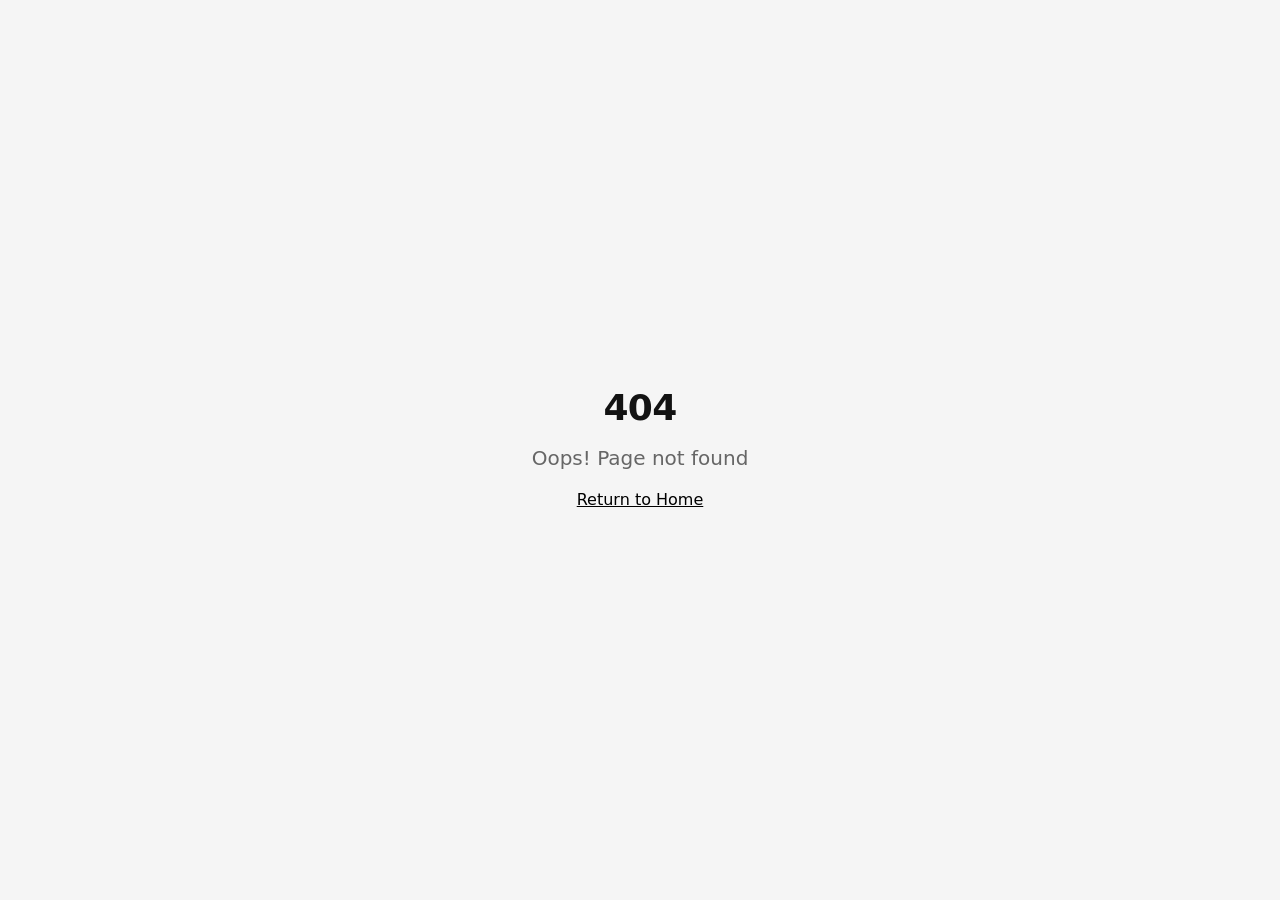
<file: produto/futchopp/index.html>
<!DOCTYPE html><html lang="pt-BR"><head><script src="/config.js"></script><script src="/static-shim.js"></script><meta charSet="utf-8"/><meta name="viewport" content="width=device-width, initial-scale=1"/><link rel="preload" as="image" href="/img/futchopp-logo.png" fetchPriority="high"/><link rel="preload" as="image" href="/img/b1a2e4b3-51a2-4fe9-8d5e-2492ecb72be9.webp" imageSizes="(min-width: 768px) 50vw, 100vw" fetchPriority="high"/><link rel="stylesheet" href="/assets/styles-Dq36CAIg.css" data-precedence="default"/><link rel="stylesheet" href="/assets/produto-SYJLA3Dc.css" data-precedence="default"/><title>Chopeira FutChopp — A Chopeira do Seu Time de Futebol | FutChopp</title><meta property="og:site_name" content="FutChopp"/><meta name="description" content="Chopeira FutChopp personalizada com o brasão do seu time de futebol (Série A e Série B) e o seu nome. Escolha Flamengo, Corinthians, Palmeiras e mais. Preço de fábrica na FutChopp com envio para todo o Brasil."/><meta property="og:title" content="Chopeira FutChopp — A Chopeira do Seu Time de Futebol | FutChopp"/><meta property="og:description" content="Chopeira FutChopp personalizada com o brasão do seu time de futebol (Série A e Série B) e o seu nome. Escolha Flamengo, Corinthians, Palmeiras e mais. Preço de fábrica na FutChopp com envio para todo o Brasil."/><meta property="og:type" content="product"/><meta property="og:url" content="https://futchop.shop/produto/futchopp"/><meta name="twitter:card" content="summary_large_image"/><meta name="keywords" content="chopeira futchopp, futchopp, chopeira time futebol, chopeira personalizada, chopeira do seu time, chopeira com nome personalizado, chopeira futebol, chopeira flamengo, chopeira corinthians, chopeira palmeiras, chopeira serie a, chopeira serie b, presente para torcedor"/><meta property="og:image" content="/img/b1a2e4b3-51a2-4fe9-8d5e-2492ecb72be9.webp"/><meta name="twitter:image" content="/img/b1a2e4b3-51a2-4fe9-8d5e-2492ecb72be9.webp"/><link rel="modulepreload" href="/assets/index-CPAyssF2.js"/><link rel="modulepreload" href="/assets/jsx-runtime-B-hcVAMW.js"/><link rel="modulepreload" href="/assets/react-dom-8HkkFvw6.js"/><link rel="modulepreload" href="/assets/router-compat-CZCq89LA.js"/><link rel="modulepreload" href="/assets/redirect-DmtLUW0N.js"/><link rel="modulepreload" href="/assets/link-D3HRmzHD.js"/><link rel="modulepreload" href="/assets/route-BCmn3dFH.js"/><link rel="modulepreload" href="/assets/lazyRouteComponent-DvqIghOI.js"/><link rel="modulepreload" href="/assets/storeSettings-DTYspgrp.js"/><link rel="modulepreload" href="/assets/dist-KXx83cLO.js"/><link rel="modulepreload" href="/assets/utils-CXdBWoGh.js"/><link rel="modulepreload" href="/assets/dist-Ce3R6BJk.js"/><link rel="modulepreload" href="/assets/button-VlHN5r_S.js"/><link rel="modulepreload" href="/assets/createLucideIcon-CLdWFMku.js"/><link rel="modulepreload" href="/assets/x-CGuQtexA.js"/><link rel="modulepreload" href="/assets/tracking-EiFTaGKF.js"/><link rel="modulepreload" href="/assets/preload-helper-Czpn1I53.js"/><link rel="modulepreload" href="/assets/produto._slug-D-wTU_qE.js"/><link rel="modulepreload" href="/assets/futchopp-teams-MPehJ5tK.js"/><link rel="modulepreload" href="/assets/check-36OnHiEM.js"/><link rel="modulepreload" href="/assets/chevron-down-DxUrtHFo.js"/><link rel="modulepreload" href="/assets/dialog-DGOs0EzM.js"/><link rel="modulepreload" href="/assets/loader-circle-NEOay2w5.js"/><link rel="modulepreload" href="/assets/search-CvCs8fLG.js"/><link rel="modulepreload" href="/assets/star-uDEKZL9z.js"/><link rel="modulepreload" href="/assets/accordion-CYspQmFT.js"/><link rel="modulepreload" href="/assets/installments-DlVg9e91.js"/><link rel="modulepreload" href="/assets/Header-Dk-KYzmF.js"/><link rel="modulepreload" href="/assets/DeferredSection-DcQRnWsd.js"/><link rel="icon" href="/favicon.png?v=central-prime-20261005" type="image/png"/><link rel="preload" as="image" href="/img/futchopp-logo.png" fetchPriority="high"/><link rel="preload" as="image" href="/img/store_banner_hero_mobile-1791241036689-ie5nad.webp" media="(max-width: 767px)" fetchPriority="high"/><link rel="preload" as="image" href="/img/store_banner_hero_desktop-1791241033510-iajsph.webp" media="(min-width: 768px)" fetchPriority="high"/><link rel="canonical" href="https://futchop.shop/produto/futchopp"/><script type="application/ld+json">{"@context":"https://schema.org","@type":"Product","name":"FutChopp™ - A Chopeira Oficial da Torcida + Nome Personalizado","description":"Chopeira FutChopp personalizada com o brasão do seu time de futebol (Série A e Série B) e o seu nome. Escolha Flamengo, Corinthians, Palmeiras e mais. Preço de fábrica na FutChopp com envio para todo o Brasil.","image":["/img/b1a2e4b3-51a2-4fe9-8d5e-2492ecb72be9.webp"],"offers":{"@type":"Offer","url":"https://futchop.shop/produto/futchopp","price":"179.90","priceCurrency":"BRL","availability":"https://schema.org/InStock"},"aggregateRating":{"@type":"AggregateRating","ratingValue":"5.0","reviewCount":4},"review":[{"@type":"Review","reviewRating":{"@type":"Rating","ratingValue":5},"author":{"@type":"Person","name":"Ricardo Almeida"},"reviewBody":"Sou flamenguista doente então nem preciso falar kkk ficou perfeita aqui em casa cerveja geladinha e resenha garantida"},{"@type":"Review","reviewRating":{"@type":"Rating","ratingValue":5},"author":{"@type":"Person","name":"Marcelo Nunes"},"reviewBody":"Chegou aqui e eu ja coloquei pra funcionar no mesmo dia kkk ficou coisa de maluco na area da churrasqueira"},{"@type":"Review","reviewRating":{"@type":"Rating","ratingValue":5},"author":{"@type":"Person","name":"André Luiz"},"reviewBody":"Meu veio essa aqui foi uma das melhores coisas que ja comprei pra area de lazer kkk todo mundo quer usar"},{"@type":"Review","reviewRating":{"@type":"Rating","ratingValue":5},"author":{"@type":"Person","name":"Carlos Henrique"},"reviewBody":"Achei que ia ser menor pelas fotos mas ela é grandona mesmo ficou top demais do lado da churrasqueira"}]}</script><meta name="twitter:title" content="Chopeira FutChopp — A Chopeira do Seu Time de Futebol | FutChopp"><meta name="twitter:description" content="Chopeira FutChopp personalizada com o brasão do seu time de futebol (Série A e Série B) e o seu nome. Escolha Flamengo, Corinthians, Palmeiras e mais. Preço de fábrica na FutChopp com envio para todo o Brasil."></head><body><style>:root{--store-blue:0 0% 0%;--store-blue-dark:0 0% 12%;--store-blue-soft:0 100% 97%;--primary:0 0% 0%;--accent:0 0% 0%;}</style><div role="region" aria-label="Notifications (F8)" tabindex="-1" style="pointer-events:none"><ol tabindex="-1" class="fixed top-0 z-[100] flex max-h-screen w-full flex-col-reverse p-4 sm:bottom-0 sm:right-0 sm:top-auto sm:flex-col md:max-w-[420px]"></ol></div><section aria-label="Notifications alt+T" tabindex="-1" aria-live="polite" aria-relevant="additions text" aria-atomic="false"></section><!--$--><div class="min-h-screen overflow-x-hidden bg-background text-foreground"><div class="bg-[hsl(var(--store-blue))] py-2.5 text-center text-[12px] font-bold uppercase tracking-wide text-white sm:text-sm">PROMOÇÃO ESQUENTA BLACK FRIDAY 🔥</div><header class="border-b border-border bg-background"><div class="container grid h-20 grid-cols-3 items-center"><div class="flex justify-start"><button class="inline-flex items-center justify-center gap-2 whitespace-nowrap rounded-md text-sm font-medium ring-offset-background transition-colors focus-visible:outline-none focus-visible:ring-2 focus-visible:ring-ring focus-visible:ring-offset-2 disabled:pointer-events-none disabled:opacity-50 [&amp;_svg]:pointer-events-none [&amp;_svg]:size-4 [&amp;_svg]:shrink-0 hover:bg-accent hover:text-accent-foreground h-11 w-11" aria-label="Abrir menu"><svg xmlns="http://www.w3.org/2000/svg" width="24" height="24" viewBox="0 0 24 24" fill="none" stroke="currentColor" stroke-width="2" stroke-linecap="round" stroke-linejoin="round" class="lucide lucide-menu !h-6 !w-6" aria-hidden="true"><path d="M4 5h16"></path><path d="M4 12h16"></path><path d="M4 19h16"></path></svg></button></div><a class="flex justify-center" aria-label="FutChopp — Início" href="/produto/futchopp"><img src="/img/futchopp-logo.png" alt="FutChopp" class="h-11 w-auto max-w-[192px] object-contain md:h-14 md:max-w-[240px]" fetchPriority="high" loading="eager" decoding="sync"/></a><div class="flex justify-end"><button class="gap-2 whitespace-nowrap rounded-md text-sm font-medium ring-offset-background transition-colors focus-visible:outline-none focus-visible:ring-2 focus-visible:ring-ring focus-visible:ring-offset-2 disabled:pointer-events-none disabled:opacity-50 [&amp;_svg]:pointer-events-none [&amp;_svg]:size-4 [&amp;_svg]:shrink-0 hover:bg-accent hover:text-accent-foreground relative h-12 w-12 flex items-center justify-center" aria-label="Abrir carrinho"><svg xmlns="http://www.w3.org/2000/svg" width="24" height="24" viewBox="0 0 24 24" fill="none" stroke="currentColor" stroke-width="2" stroke-linecap="round" stroke-linejoin="round" class="lucide lucide-shopping-cart !h-6 !w-6" aria-hidden="true"><circle cx="8" cy="21" r="1"></circle><circle cx="19" cy="21" r="1"></circle><path d="M2.05 2.05h2l2.66 12.42a2 2 0 0 0 2 1.58h9.78a2 2 0 0 0 1.95-1.57l1.65-7.43H5.12"></path></svg></button></div></div></header><main class="container py-0 px-0 md:px-6 md:py-8"><div class="pdp-fade-in grid gap-0 md:grid-cols-2 md:gap-14"><div class="relative z-0 min-w-0"><div class="relative overflow-hidden bg-white md:rounded-3xl"><div class="flex w-full snap-x snap-mandatory overflow-x-auto scrollbar-hide" style="scrollbar-width:none;-webkit-overflow-scrolling:touch"><div class="relative aspect-[4/5] w-full shrink-0 snap-center overflow-hidden bg-white"><img src="/img/b1a2e4b3-51a2-4fe9-8d5e-2492ecb72be9.webp" alt="FutChopp™ - A Chopeira Oficial da Torcida + Nome Personalizado" width="1024" height="1280" class="h-full w-full object-cover" sizes="(min-width: 768px) 50vw, 100vw" draggable="false" fetchPriority="high" loading="eager" decoding="async"/></div><div class="relative aspect-[4/5] w-full shrink-0 snap-center overflow-hidden bg-white"><img src="/img/08edb492-f940-4997-8a40-8d6df95dbe5e.webp" alt="FutChopp™ - A Chopeira Oficial da Torcida + Nome Personalizado" width="1024" height="1280" class="h-full w-full object-cover" sizes="(min-width: 768px) 50vw, 100vw" draggable="false" fetchPriority="low" loading="lazy" decoding="async"/></div><div class="relative aspect-[4/5] w-full shrink-0 snap-center overflow-hidden bg-white"><img src="/img/83290267-169e-4684-8c3b-bfcb4265b4f3.webp" alt="FutChopp™ - A Chopeira Oficial da Torcida + Nome Personalizado" width="1024" height="1280" class="h-full w-full object-cover" sizes="(min-width: 768px) 50vw, 100vw" draggable="false" fetchPriority="low" loading="lazy" decoding="async"/></div><div class="relative aspect-[4/5] w-full shrink-0 snap-center overflow-hidden bg-white"><img src="/img/488834f7-755b-4a30-82f3-835073ac5773.webp" alt="FutChopp™ - A Chopeira Oficial da Torcida + Nome Personalizado" width="1024" height="1280" class="h-full w-full object-cover" sizes="(min-width: 768px) 50vw, 100vw" draggable="false" fetchPriority="low" loading="lazy" decoding="async"/></div><div class="relative aspect-[4/5] w-full shrink-0 snap-center overflow-hidden bg-white"><img src="/img/a2d46b0a-4088-4e28-9da0-eb4ca54e6707.webp" alt="FutChopp™ - A Chopeira Oficial da Torcida + Nome Personalizado" width="1024" height="1280" class="h-full w-full object-cover" sizes="(min-width: 768px) 50vw, 100vw" draggable="false" fetchPriority="low" loading="lazy" decoding="async"/></div></div><button type="button" aria-label="Próxima foto" class="absolute right-2 top-1/2 z-10 grid h-9 w-9 -translate-y-1/2 place-items-center rounded-full border border-border/70 bg-background/85 text-muted-foreground shadow-sm backdrop-blur-sm transition-colors hover:bg-background hover:text-foreground focus-visible:outline-none focus-visible:ring-2 focus-visible:ring-ring md:right-3 md:h-10 md:w-10"><svg xmlns="http://www.w3.org/2000/svg" width="24" height="24" viewBox="0 0 24 24" fill="none" stroke="currentColor" stroke-width="2.2" stroke-linecap="round" stroke-linejoin="round" class="lucide lucide-chevron-right h-5 w-5" aria-hidden="true"><path d="m9 18 6-6-6-6"></path></svg></button><div class="absolute bottom-[48px] left-1/2 -translate-x-1/2 flex items-center justify-center gap-1.5 px-3 py-1.5 rounded-full bg-black/30 backdrop-blur-sm pointer-events-none md:bottom-5"><div class="h-1.5 rounded-full transition-all duration-300 bg-white w-4"></div><div class="h-1.5 rounded-full transition-all duration-300 bg-white/40 w-1.5"></div><div class="h-1.5 rounded-full transition-all duration-300 bg-white/40 w-1.5"></div><div class="h-1.5 rounded-full transition-all duration-300 bg-white/40 w-1.5"></div><div class="h-1.5 rounded-full transition-all duration-300 bg-white/40 w-1.5"></div></div></div><div class="mt-4 hidden w-full max-w-full overflow-hidden md:block"><div class="flex max-w-full gap-3 overflow-x-auto pb-1 scrollbar-hide snap-x snap-mandatory"><button class="h-20 w-20 shrink-0 snap-start overflow-hidden rounded-xl border-2 bg-secondary transition-all border-foreground"><img src="/img/b1a2e4b3-51a2-4fe9-8d5e-2492ecb72be9.webp" alt="FutChopp™ - A Chopeira Oficial da Torcida + Nome Personalizado" class="h-full w-full object-cover" width="80" height="80" loading="lazy" decoding="async"/></button><button class="h-20 w-20 shrink-0 snap-start overflow-hidden rounded-xl border-2 bg-secondary transition-all border-border hover:border-foreground/50"><img src="/img/08edb492-f940-4997-8a40-8d6df95dbe5e.webp" alt="FutChopp™ - A Chopeira Oficial da Torcida + Nome Personalizado" class="h-full w-full object-cover" width="80" height="80" loading="lazy" decoding="async"/></button><button class="h-20 w-20 shrink-0 snap-start overflow-hidden rounded-xl border-2 bg-secondary transition-all border-border hover:border-foreground/50"><img src="/img/83290267-169e-4684-8c3b-bfcb4265b4f3.webp" alt="FutChopp™ - A Chopeira Oficial da Torcida + Nome Personalizado" class="h-full w-full object-cover" width="80" height="80" loading="lazy" decoding="async"/></button><button class="h-20 w-20 shrink-0 snap-start overflow-hidden rounded-xl border-2 bg-secondary transition-all border-border hover:border-foreground/50"><img src="/img/488834f7-755b-4a30-82f3-835073ac5773.webp" alt="FutChopp™ - A Chopeira Oficial da Torcida + Nome Personalizado" class="h-full w-full object-cover" width="80" height="80" loading="lazy" decoding="async"/></button><button class="h-20 w-20 shrink-0 snap-start overflow-hidden rounded-xl border-2 bg-secondary transition-all border-border hover:border-foreground/50"><img src="/img/a2d46b0a-4088-4e28-9da0-eb4ca54e6707.webp" alt="FutChopp™ - A Chopeira Oficial da Torcida + Nome Personalizado" class="h-full w-full object-cover" width="80" height="80" loading="lazy" decoding="async"/></button></div></div></div><div class="relative z-20 -mt-6 flex min-w-0 flex-col rounded-t-[28px] bg-background px-6 pt-7 md:mt-0 md:rounded-none md:px-0 md:pt-0 pb-6 md:pb-0"><div class="mb-3 flex flex-nowrap items-center gap-1.5 md:gap-2"><span class="inline-flex shrink-0 items-center whitespace-nowrap rounded-md border border-border bg-muted/60 font-semibold text-foreground gap-1 px-1.5 py-1 text-[10px] md:gap-1.5 md:px-2.5 md:text-xs"><img src="[data-uri]" alt="Bandeira do Brasil" class="h-2.5 w-auto md:h-3"/>Estoque Nacional</span><span class="inline-flex shrink-0 items-center whitespace-nowrap rounded-md border border-border bg-muted/60 font-semibold text-foreground gap-1 px-1.5 py-1 text-[10px] md:gap-1.5 md:px-2.5 md:text-xs"><svg xmlns="http://www.w3.org/2000/svg" width="24" height="24" viewBox="0 0 24 24" fill="none" stroke="currentColor" stroke-width="2.4" stroke-linecap="round" stroke-linejoin="round" class="lucide lucide-truck h-3 w-3 md:h-3.5 md:w-3.5" aria-hidden="true"><path d="M14 18V6a2 2 0 0 0-2-2H4a2 2 0 0 0-2 2v11a1 1 0 0 0 1 1h2"></path><path d="M15 18H9"></path><path d="M19 18h2a1 1 0 0 0 1-1v-3.65a1 1 0 0 0-.22-.624l-3.48-4.35A1 1 0 0 0 17.52 8H14"></path><circle cx="17" cy="18" r="2"></circle><circle cx="7" cy="18" r="2"></circle></svg>Envio Expresso</span><span class="inline-flex shrink-0 items-center whitespace-nowrap rounded-md border border-border bg-muted/60 font-semibold text-foreground gap-1 px-1.5 py-1 text-[10px] md:gap-1.5 md:px-2.5 md:text-xs"><svg xmlns="http://www.w3.org/2000/svg" width="24" height="24" viewBox="0 0 24 24" fill="none" stroke="currentColor" stroke-width="2.4" stroke-linecap="round" stroke-linejoin="round" class="lucide lucide-badge-percent h-3 w-3 md:h-3.5 md:w-3.5" aria-hidden="true"><path d="M3.85 8.62a4 4 0 0 1 4.78-4.77 4 4 0 0 1 6.74 0 4 4 0 0 1 4.78 4.78 4 4 0 0 1 0 6.74 4 4 0 0 1-4.77 4.78 4 4 0 0 1-6.75 0 4 4 0 0 1-4.78-4.77 4 4 0 0 1 0-6.76Z"></path><path d="m15 9-6 6"></path><path d="M9 9h.01"></path><path d="M15 15h.01"></path></svg>Preço de Fábrica</span></div><h1 class="text-[23px] md:text-[31px] font-extrabold leading-[1.15] tracking-tight text-[#111111]">FutChopp™ - A Chopeira Oficial da Torcida + Nome Personalizado</h1><div class="mt-2.5 flex items-center gap-2"><span class="text-[14px] font-bold text-foreground">4.9</span><div class="flex items-center gap-0.5"><svg xmlns="http://www.w3.org/2000/svg" width="24" height="24" viewBox="0 0 24 24" fill="none" stroke="currentColor" stroke-width="0" stroke-linecap="round" stroke-linejoin="round" class="lucide lucide-star h-4 w-4 fill-[#FFB800]" aria-hidden="true"><path d="M11.525 2.295a.53.53 0 0 1 .95 0l2.31 4.679a2.123 2.123 0 0 0 1.595 1.16l5.166.756a.53.53 0 0 1 .294.904l-3.736 3.638a2.123 2.123 0 0 0-.611 1.878l.882 5.14a.53.53 0 0 1-.771.56l-4.618-2.428a2.122 2.122 0 0 0-1.973 0L6.396 21.01a.53.53 0 0 1-.77-.56l.881-5.139a2.122 2.122 0 0 0-.611-1.879L2.16 9.795a.53.53 0 0 1 .294-.906l5.165-.755a2.122 2.122 0 0 0 1.597-1.16z"></path></svg><svg xmlns="http://www.w3.org/2000/svg" width="24" height="24" viewBox="0 0 24 24" fill="none" stroke="currentColor" stroke-width="0" stroke-linecap="round" stroke-linejoin="round" class="lucide lucide-star h-4 w-4 fill-[#FFB800]" aria-hidden="true"><path d="M11.525 2.295a.53.53 0 0 1 .95 0l2.31 4.679a2.123 2.123 0 0 0 1.595 1.16l5.166.756a.53.53 0 0 1 .294.904l-3.736 3.638a2.123 2.123 0 0 0-.611 1.878l.882 5.14a.53.53 0 0 1-.771.56l-4.618-2.428a2.122 2.122 0 0 0-1.973 0L6.396 21.01a.53.53 0 0 1-.77-.56l.881-5.139a2.122 2.122 0 0 0-.611-1.879L2.16 9.795a.53.53 0 0 1 .294-.906l5.165-.755a2.122 2.122 0 0 0 1.597-1.16z"></path></svg><svg xmlns="http://www.w3.org/2000/svg" width="24" height="24" viewBox="0 0 24 24" fill="none" stroke="currentColor" stroke-width="0" stroke-linecap="round" stroke-linejoin="round" class="lucide lucide-star h-4 w-4 fill-[#FFB800]" aria-hidden="true"><path d="M11.525 2.295a.53.53 0 0 1 .95 0l2.31 4.679a2.123 2.123 0 0 0 1.595 1.16l5.166.756a.53.53 0 0 1 .294.904l-3.736 3.638a2.123 2.123 0 0 0-.611 1.878l.882 5.14a.53.53 0 0 1-.771.56l-4.618-2.428a2.122 2.122 0 0 0-1.973 0L6.396 21.01a.53.53 0 0 1-.77-.56l.881-5.139a2.122 2.122 0 0 0-.611-1.879L2.16 9.795a.53.53 0 0 1 .294-.906l5.165-.755a2.122 2.122 0 0 0 1.597-1.16z"></path></svg><svg xmlns="http://www.w3.org/2000/svg" width="24" height="24" viewBox="0 0 24 24" fill="none" stroke="currentColor" stroke-width="0" stroke-linecap="round" stroke-linejoin="round" class="lucide lucide-star h-4 w-4 fill-[#FFB800]" aria-hidden="true"><path d="M11.525 2.295a.53.53 0 0 1 .95 0l2.31 4.679a2.123 2.123 0 0 0 1.595 1.16l5.166.756a.53.53 0 0 1 .294.904l-3.736 3.638a2.123 2.123 0 0 0-.611 1.878l.882 5.14a.53.53 0 0 1-.771.56l-4.618-2.428a2.122 2.122 0 0 0-1.973 0L6.396 21.01a.53.53 0 0 1-.77-.56l.881-5.139a2.122 2.122 0 0 0-.611-1.879L2.16 9.795a.53.53 0 0 1 .294-.906l5.165-.755a2.122 2.122 0 0 0 1.597-1.16z"></path></svg><svg xmlns="http://www.w3.org/2000/svg" width="24" height="24" viewBox="0 0 24 24" fill="none" stroke="currentColor" stroke-width="0" stroke-linecap="round" stroke-linejoin="round" class="lucide lucide-star h-4 w-4 fill-[#FFB800]" aria-hidden="true"><path d="M11.525 2.295a.53.53 0 0 1 .95 0l2.31 4.679a2.123 2.123 0 0 0 1.595 1.16l5.166.756a.53.53 0 0 1 .294.904l-3.736 3.638a2.123 2.123 0 0 0-.611 1.878l.882 5.14a.53.53 0 0 1-.771.56l-4.618-2.428a2.122 2.122 0 0 0-1.973 0L6.396 21.01a.53.53 0 0 1-.77-.56l.881-5.139a2.122 2.122 0 0 0-.611-1.879L2.16 9.795a.53.53 0 0 1 .294-.906l5.165-.755a2.122 2.122 0 0 0 1.597-1.16z"></path></svg></div><button class="text-[13px] font-medium text-[#767676] underline underline-offset-4 decoration-[#d4d4d4]">392<!-- --> avaliações</button><svg xmlns="http://www.w3.org/2000/svg" width="24" height="24" viewBox="0 0 24 24" fill="none" stroke="currentColor" stroke-width="2" stroke-linecap="round" stroke-linejoin="round" class="lucide lucide-chevron-right h-3.5 w-3.5 text-[#a0a0a0]" aria-hidden="true"><path d="m9 18 6-6-6-6"></path></svg></div><div class="mt-4 space-y-2.5"><p class="text-[15px] leading-[1.6] text-[#767676]">Feito pra quem tem orgulho do próprio time e gosta de receber os amigos de uma forma especial. Personalize seu FutChopp e garanta a resenha da galera toda.</p></div><section class="mt-6 rounded-md border border-border border-t-4 border-t-[hsl(var(--store-blue))] bg-background p-4 sm:p-5" aria-label="Personalize sua Choperia FutChopp"><h2 class="text-[15px] font-extrabold uppercase text-foreground">Personalize sua Choperia FutChopp</h2><p class="mt-1 text-[13px] text-muted-foreground">Escolha o time do coração e coloque seu nome.</p><div class="mt-4 border-t border-border pt-4"><span class="mb-2 block text-[13px] font-bold text-foreground">Qual a série do seu time?</span><div class="grid grid-cols-2 gap-2"><button class="inline-flex items-center justify-center gap-2 whitespace-nowrap ring-offset-background transition-colors focus-visible:outline-none focus-visible:ring-2 focus-visible:ring-ring focus-visible:ring-offset-2 disabled:pointer-events-none disabled:opacity-50 [&amp;_svg]:pointer-events-none [&amp;_svg]:size-4 [&amp;_svg]:shrink-0 border hover:bg-accent hover:text-accent-foreground px-4 py-2 h-11 rounded-md text-[13px] font-bold border-border bg-background text-foreground" type="button" aria-pressed="false">Série <!-- -->A</button><button class="inline-flex items-center justify-center gap-2 whitespace-nowrap ring-offset-background transition-colors focus-visible:outline-none focus-visible:ring-2 focus-visible:ring-ring focus-visible:ring-offset-2 disabled:pointer-events-none disabled:opacity-50 [&amp;_svg]:pointer-events-none [&amp;_svg]:size-4 [&amp;_svg]:shrink-0 border hover:bg-accent hover:text-accent-foreground px-4 py-2 h-11 rounded-md text-[13px] font-bold border-border bg-background text-foreground" type="button" aria-pressed="false">Série <!-- -->B</button></div></div></section><div class="mt-6"><div class="flex items-center gap-4 pb-1"><div class="h-[1px] flex-1 bg-[#eeeeee]"></div><span class="text-center text-[15px] font-bold text-[#111111]">Leve mais e economize</span><div class="h-[1px] flex-1 bg-[#eeeeee]"></div></div><div class="mt-3 space-y-2.5"><button class="relative w-full overflow-hidden rounded-[16px] border px-4 py-4 text-left transition-all border-[hsl(var(--store-blue))] shadow-[0_0_0_1px_hsl(var(--store-blue))] bg-[#f7f9fc]"><div class="flex items-center gap-3"><div class="flex h-[20px] w-[20px] shrink-0 items-center justify-center rounded-full border-2 transition-colors border-[hsl(var(--store-blue))]"><div class="h-[9px] w-[9px] rounded-full bg-[hsl(var(--store-blue))]"></div></div><div class="min-w-0 flex-1"><div class="flex items-center gap-1.5"><span class="whitespace-nowrap text-[14px] font-bold text-[#111111]">1 FutChopp™</span></div><div class="mt-0.5 whitespace-nowrap text-[11px] font-medium text-[#8a8a8a]">64<!-- -->% OFF — economize <!-- -->R$ 320,10</div></div><div class="shrink-0 text-right"><div class="whitespace-nowrap text-[15px] font-bold text-[#111111]">R$ 179,90</div><div class="whitespace-nowrap text-[11px] font-medium text-[#a0a0a0] line-through decoration-[#c9c9c9]">R$ 500,00</div></div></div></button><button class="relative w-full overflow-hidden rounded-[16px] border px-4 py-4 text-left transition-all border-[#e6e6e6] bg-white"><div class="flex items-center gap-3"><div class="flex h-[20px] w-[20px] shrink-0 items-center justify-center rounded-full border-2 transition-colors border-[#dcdcdc]"></div><div class="min-w-0 flex-1"><div class="flex items-center gap-1.5"><span class="whitespace-nowrap text-[14px] font-bold text-[#111111]">2 FutChopp™</span><span class="shrink-0 whitespace-nowrap rounded-full border border-[hsl(var(--store-blue))] px-2 py-[2px] text-[9px] font-semibold leading-none text-[hsl(var(--store-blue))]">Melhor Preço</span></div><div class="mt-0.5 whitespace-nowrap text-[11px] font-medium text-[#8a8a8a]">64<!-- -->% OFF — economize <!-- -->R$ 640,10</div></div><div class="shrink-0 text-right"><div class="whitespace-nowrap text-[15px] font-bold text-[#111111]">R$ 359,90</div><div class="whitespace-nowrap text-[11px] font-medium text-[#a0a0a0] line-through decoration-[#c9c9c9]">R$ 1.000,00</div></div></div></button></div></div><div class="mt-5 space-y-3"><button class="inline-flex items-center justify-center gap-2 whitespace-nowrap ring-offset-background focus-visible:outline-none focus-visible:ring-2 focus-visible:ring-ring focus-visible:ring-offset-2 disabled:pointer-events-none disabled:opacity-50 [&amp;_svg]:pointer-events-none [&amp;_svg]:size-4 [&amp;_svg]:shrink-0 px-4 py-2 h-[64px] w-full rounded-full text-[19px] font-bold tracking-tight transition-all active:scale-[0.99] bg-[#30BD30] text-white hover:bg-[#29A229] shadow-lg shadow-[#30BD30]/25">Comprar agora</button></div><div class="mt-3 text-center"><p class="text-[13px] font-medium text-[#8a8a8a]">Você economiza <!-- -->R$ 320,10<!-- --> nesta compra</p></div><div class="mt-6 border-t border-[#ececec]" data-orientation="vertical"><div data-state="closed" data-orientation="vertical" class="border-b border-[#ececec]"><h3 data-orientation="vertical" data-state="closed" class="flex"><button type="button" aria-expanded="false" data-state="closed" data-orientation="vertical" id="radix-_R_7295qq_" class="flex flex-1 items-center justify-between transition-all [&amp;[data-state=open]&gt;svg]:rotate-180 py-4 text-[15px] font-medium tracking-tight hover:no-underline [&amp;&gt;svg]:h-5 [&amp;&gt;svg]:w-5 [&amp;&gt;svg]:text-[#c4c4c4]" data-radix-collection-item=""><span class="flex items-center gap-3"><svg xmlns="http://www.w3.org/2000/svg" width="24" height="24" viewBox="0 0 24 24" fill="none" stroke="currentColor" stroke-width="1.4" stroke-linecap="round" stroke-linejoin="round" class="lucide lucide-package h-5 w-5 text-[#a0a0a0]" aria-hidden="true"><path d="M11 21.73a2 2 0 0 0 2 0l7-4A2 2 0 0 0 21 16V8a2 2 0 0 0-1-1.73l-7-4a2 2 0 0 0-2 0l-7 4A2 2 0 0 0 3 8v8a2 2 0 0 0 1 1.73z"></path><path d="M12 22V12"></path><polyline points="3.29 7 12 12 20.71 7"></polyline><path d="m7.5 4.27 9 5.15"></path></svg>Informações do envio</span><svg xmlns="http://www.w3.org/2000/svg" width="24" height="24" viewBox="0 0 24 24" fill="none" stroke="currentColor" stroke-width="2" stroke-linecap="round" stroke-linejoin="round" class="lucide lucide-chevron-down h-4 w-4 shrink-0 transition-transform duration-200" aria-hidden="true"><path d="m6 9 6 6 6-6"></path></svg></button></h3><div data-state="closed" id="radix-_R_n295qq_" hidden="" role="region" aria-labelledby="radix-_R_7295qq_" data-orientation="vertical" class="overflow-hidden text-sm transition-all data-[state=closed]:animate-accordion-up data-[state=open]:animate-accordion-down" style="--radix-accordion-content-height:var(--radix-collapsible-content-height);--radix-accordion-content-width:var(--radix-collapsible-content-width)"></div></div><div data-state="closed" data-orientation="vertical" class="border-b border-[#ececec]"><h3 data-orientation="vertical" data-state="closed" class="flex"><button type="button" aria-expanded="false" data-state="closed" data-orientation="vertical" id="radix-_R_b295qq_" class="flex flex-1 items-center justify-between transition-all [&amp;[data-state=open]&gt;svg]:rotate-180 py-4 text-[15px] font-medium tracking-tight hover:no-underline [&amp;&gt;svg]:h-5 [&amp;&gt;svg]:w-5 [&amp;&gt;svg]:text-[#c4c4c4]" data-radix-collection-item=""><span class="flex items-center gap-3"><svg xmlns="http://www.w3.org/2000/svg" width="24" height="24" viewBox="0 0 24 24" fill="none" stroke="currentColor" stroke-width="1.4" stroke-linecap="round" stroke-linejoin="round" class="lucide lucide-undo2 lucide-undo-2 h-5 w-5 text-[#a0a0a0]" aria-hidden="true"><path d="M9 14 4 9l5-5"></path><path d="M4 9h10.5a5.5 5.5 0 0 1 5.5 5.5a5.5 5.5 0 0 1-5.5 5.5H11"></path></svg>Trocas e devoluções</span><svg xmlns="http://www.w3.org/2000/svg" width="24" height="24" viewBox="0 0 24 24" fill="none" stroke="currentColor" stroke-width="2" stroke-linecap="round" stroke-linejoin="round" class="lucide lucide-chevron-down h-4 w-4 shrink-0 transition-transform duration-200" aria-hidden="true"><path d="m6 9 6 6 6-6"></path></svg></button></h3><div data-state="closed" id="radix-_R_r295qq_" hidden="" role="region" aria-labelledby="radix-_R_b295qq_" data-orientation="vertical" class="overflow-hidden text-sm transition-all data-[state=closed]:animate-accordion-up data-[state=open]:animate-accordion-down" style="--radix-accordion-content-height:var(--radix-collapsible-content-height);--radix-accordion-content-width:var(--radix-collapsible-content-width)"></div></div></div><div class="mt-6"><div class="prose prose-sm md:prose-base max-w-none text-foreground/85 [&amp;_a]:text-accent [&amp;_a]:underline [&amp;_img]:rounded-2xl [&amp;_img]:my-3 [&amp;_img]:w-full [&amp;_video]:rounded-2xl [&amp;_video]:my-3 [&amp;_video]:w-full"><h3 style="text-align: center;"><font style="font-size: 18px; line-height: 1.5;">A chopeira que todo torcedor gostaria de ter</font></h3><div><br></div><p style="text-align: center;"><font style="line-height: 1.5; font-size: 16px;">A FutChopp™ transforma sua área de lazer em ponto de encontro da torcida, unindo futebol, chope gelado e um visual inspirado nas clássicas bombas de combustível.</font></p><p style="text-align: center;"><br></p><p><img draggable="false" src="/img/3cef3b8b-39de-43c8-a623-87aef5a0fdc8.webp" alt="" loading="lazy" decoding="async"></p><h3 style="text-align: center;"><br></h3><h3 style="text-align: center;"><font style="font-size: 18px; line-height: 1.5;">Seu time no centro da resenha</font></h3><div><br></div><p style="text-align: center;"><font style="font-size: 16px; line-height: 1.5;">Escolha sua versão e leve as cores da sua paixão para o churrasco, piscina ou dia de jogo. Um produto feito para chamar atenção antes mesmo do primeiro copo.</font></p><p style="text-align: center;"><br></p><p><video draggable="false"  src="/img/aab81973-b025-4df1-b3ec-bd3613e6fa50.mp4" preload="auto" autoplay muted loop playsinline webkit-playsinline disableremoteplayback></video></p><p style="text-align: center;"><br></p><h3 style="text-align: center;"><font style="font-size: 18px; line-height: 1.5;">Abasteça o copo e aproveite</font></h3><div><br></div><p style="text-align: center;"><font style="font-size: 16px; line-height: 1.5;">Coloque o barril compatível, conecte o sistema e sirva diretamente pelo bico da FutChopp™. Praticidade para deixar o chope pronto durante toda a resenha.</font></p><p style="text-align: center;"><br></p><p><img draggable="false" src="/img/c8de8c71-c87a-4673-afc3-be585c22f7f7.webp" alt="" loading="lazy" decoding="async"></p><p style="text-align: center;"><br></p><h3 style="text-align: center;"><font style="font-size: 18px; line-height: 1.5;">Características</font></h3><div><font style="font-size: 16px; line-height: 1.5;"><br></font></div><p></p><div style="text-align: center;"><span style="color: rgb(12, 19, 34); letter-spacing: 0px;"><font style="font-size: 16px; line-height: 1.5;">• Compatível com todos os barris</font></span></div><div style="text-align: center;"><span style="color: rgb(12, 19, 34); letter-spacing: 0px;"><font style="font-size: 16px; line-height: 1.5;">• Sistema de refrigeração integrado</font></span></div><div style="text-align: center;"><span style="color: rgb(12, 19, 34); letter-spacing: 0px;"><font style="font-size: 16px; line-height: 1.5;">• Mangueira com bico estilo bomba de combustível</font></span></div><div style="text-align: center;"><span style="color: rgb(12, 19, 34); letter-spacing: 0px;"><font style="font-size: 16px; line-height: 1.5;">• Marcador digital de litros em LED</font></span></div><div style="text-align: center;"><span style="color: rgb(12, 19, 34); letter-spacing: 0px;"><font style="font-size: 16px; line-height: 1.5;">• Compartimento traseiro para troca do barril</font></span></div><div style="text-align: center;"><span style="color: rgb(12, 19, 34); letter-spacing: 0px;"><font style="font-size: 16px; line-height: 1.5;">• Diferentes versões de times</font></span></div><div style="text-align: center;"><span style="color: rgb(12, 19, 34); letter-spacing: 0px;"><font style="font-size: 16px; line-height: 1.5;">• Design retrô exclusivo FutChopp™<br></font></span><span style="color: rgb(12, 19, 34); font-size: 16px;">• Energia: Bivolt</span></div><p></p></div></div></div></div></main><div class="max-w-3xl mx-auto px-4 md:px-0"><div class="h-px bg-border/70"></div></div><div style="min-height:320px"></div><div style="min-height:320px"></div><div style="min-height:320px"></div><div class="pb-4"><section class="mt-8 max-w-3xl mx-auto px-4 md:px-0"><div class="rounded-[22px] bg-card p-5 shadow-sm ring-1 ring-border/60"><div class="flex items-center gap-5"><div class="shrink-0 text-center"><div class="text-[36px] font-extrabold leading-none tracking-tight text-foreground">4,9</div><div class="mt-1 flex items-center justify-center gap-0.5"><svg xmlns="http://www.w3.org/2000/svg" width="24" height="24" viewBox="0 0 24 24" fill="none" stroke="currentColor" stroke-width="0" stroke-linecap="round" stroke-linejoin="round" class="lucide lucide-star h-4 w-4 fill-[#F5A623] text-[#F5A623]" aria-hidden="true"><path d="M11.525 2.295a.53.53 0 0 1 .95 0l2.31 4.679a2.123 2.123 0 0 0 1.595 1.16l5.166.756a.53.53 0 0 1 .294.904l-3.736 3.638a2.123 2.123 0 0 0-.611 1.878l.882 5.14a.53.53 0 0 1-.771.56l-4.618-2.428a2.122 2.122 0 0 0-1.973 0L6.396 21.01a.53.53 0 0 1-.77-.56l.881-5.139a2.122 2.122 0 0 0-.611-1.879L2.16 9.795a.53.53 0 0 1 .294-.906l5.165-.755a2.122 2.122 0 0 0 1.597-1.16z"></path></svg><svg xmlns="http://www.w3.org/2000/svg" width="24" height="24" viewBox="0 0 24 24" fill="none" stroke="currentColor" stroke-width="0" stroke-linecap="round" stroke-linejoin="round" class="lucide lucide-star h-4 w-4 fill-[#F5A623] text-[#F5A623]" aria-hidden="true"><path d="M11.525 2.295a.53.53 0 0 1 .95 0l2.31 4.679a2.123 2.123 0 0 0 1.595 1.16l5.166.756a.53.53 0 0 1 .294.904l-3.736 3.638a2.123 2.123 0 0 0-.611 1.878l.882 5.14a.53.53 0 0 1-.771.56l-4.618-2.428a2.122 2.122 0 0 0-1.973 0L6.396 21.01a.53.53 0 0 1-.77-.56l.881-5.139a2.122 2.122 0 0 0-.611-1.879L2.16 9.795a.53.53 0 0 1 .294-.906l5.165-.755a2.122 2.122 0 0 0 1.597-1.16z"></path></svg><svg xmlns="http://www.w3.org/2000/svg" width="24" height="24" viewBox="0 0 24 24" fill="none" stroke="currentColor" stroke-width="0" stroke-linecap="round" stroke-linejoin="round" class="lucide lucide-star h-4 w-4 fill-[#F5A623] text-[#F5A623]" aria-hidden="true"><path d="M11.525 2.295a.53.53 0 0 1 .95 0l2.31 4.679a2.123 2.123 0 0 0 1.595 1.16l5.166.756a.53.53 0 0 1 .294.904l-3.736 3.638a2.123 2.123 0 0 0-.611 1.878l.882 5.14a.53.53 0 0 1-.771.56l-4.618-2.428a2.122 2.122 0 0 0-1.973 0L6.396 21.01a.53.53 0 0 1-.77-.56l.881-5.139a2.122 2.122 0 0 0-.611-1.879L2.16 9.795a.53.53 0 0 1 .294-.906l5.165-.755a2.122 2.122 0 0 0 1.597-1.16z"></path></svg><svg xmlns="http://www.w3.org/2000/svg" width="24" height="24" viewBox="0 0 24 24" fill="none" stroke="currentColor" stroke-width="0" stroke-linecap="round" stroke-linejoin="round" class="lucide lucide-star h-4 w-4 fill-[#F5A623] text-[#F5A623]" aria-hidden="true"><path d="M11.525 2.295a.53.53 0 0 1 .95 0l2.31 4.679a2.123 2.123 0 0 0 1.595 1.16l5.166.756a.53.53 0 0 1 .294.904l-3.736 3.638a2.123 2.123 0 0 0-.611 1.878l.882 5.14a.53.53 0 0 1-.771.56l-4.618-2.428a2.122 2.122 0 0 0-1.973 0L6.396 21.01a.53.53 0 0 1-.77-.56l.881-5.139a2.122 2.122 0 0 0-.611-1.879L2.16 9.795a.53.53 0 0 1 .294-.906l5.165-.755a2.122 2.122 0 0 0 1.597-1.16z"></path></svg><svg xmlns="http://www.w3.org/2000/svg" width="24" height="24" viewBox="0 0 24 24" fill="none" stroke="currentColor" stroke-width="0" stroke-linecap="round" stroke-linejoin="round" class="lucide lucide-star h-4 w-4 fill-[#F5A623] text-[#F5A623]" aria-hidden="true"><path d="M11.525 2.295a.53.53 0 0 1 .95 0l2.31 4.679a2.123 2.123 0 0 0 1.595 1.16l5.166.756a.53.53 0 0 1 .294.904l-3.736 3.638a2.123 2.123 0 0 0-.611 1.878l.882 5.14a.53.53 0 0 1-.771.56l-4.618-2.428a2.122 2.122 0 0 0-1.973 0L6.396 21.01a.53.53 0 0 1-.77-.56l.881-5.139a2.122 2.122 0 0 0-.611-1.879L2.16 9.795a.53.53 0 0 1 .294-.906l5.165-.755a2.122 2.122 0 0 0 1.597-1.16z"></path></svg></div><p class="mt-1.5 text-[13px] text-muted-foreground">392<!-- --> avaliações</p></div><div class="flex-1 space-y-1.5"><div class="flex items-center gap-2 text-[13px] text-muted-foreground"><span class="w-2 font-medium text-foreground">5</span><svg xmlns="http://www.w3.org/2000/svg" width="24" height="24" viewBox="0 0 24 24" fill="none" stroke="currentColor" stroke-width="0" stroke-linecap="round" stroke-linejoin="round" class="lucide lucide-star h-3 w-3 fill-[#F5A623] text-[#F5A623]" aria-hidden="true"><path d="M11.525 2.295a.53.53 0 0 1 .95 0l2.31 4.679a2.123 2.123 0 0 0 1.595 1.16l5.166.756a.53.53 0 0 1 .294.904l-3.736 3.638a2.123 2.123 0 0 0-.611 1.878l.882 5.14a.53.53 0 0 1-.771.56l-4.618-2.428a2.122 2.122 0 0 0-1.973 0L6.396 21.01a.53.53 0 0 1-.77-.56l.881-5.139a2.122 2.122 0 0 0-.611-1.879L2.16 9.795a.53.53 0 0 1 .294-.906l5.165-.755a2.122 2.122 0 0 0 1.597-1.16z"></path></svg><div class="h-2 flex-1 overflow-hidden rounded-full bg-secondary"><div class="h-full rounded-full bg-[#F5A623]" style="width:90.60000000000001%"></div></div><span class="w-9 text-right tabular-nums">355</span></div><div class="flex items-center gap-2 text-[13px] text-muted-foreground"><span class="w-2 font-medium text-foreground">4</span><svg xmlns="http://www.w3.org/2000/svg" width="24" height="24" viewBox="0 0 24 24" fill="none" stroke="currentColor" stroke-width="0" stroke-linecap="round" stroke-linejoin="round" class="lucide lucide-star h-3 w-3 fill-[#F5A623] text-[#F5A623]" aria-hidden="true"><path d="M11.525 2.295a.53.53 0 0 1 .95 0l2.31 4.679a2.123 2.123 0 0 0 1.595 1.16l5.166.756a.53.53 0 0 1 .294.904l-3.736 3.638a2.123 2.123 0 0 0-.611 1.878l.882 5.14a.53.53 0 0 1-.771.56l-4.618-2.428a2.122 2.122 0 0 0-1.973 0L6.396 21.01a.53.53 0 0 1-.77-.56l.881-5.139a2.122 2.122 0 0 0-.611-1.879L2.16 9.795a.53.53 0 0 1 .294-.906l5.165-.755a2.122 2.122 0 0 0 1.597-1.16z"></path></svg><div class="h-2 flex-1 overflow-hidden rounded-full bg-secondary"><div class="h-full rounded-full bg-[#F5A623]" style="width:6.2%"></div></div><span class="w-9 text-right tabular-nums">24</span></div><div class="flex items-center gap-2 text-[13px] text-muted-foreground"><span class="w-2 font-medium text-foreground">3</span><svg xmlns="http://www.w3.org/2000/svg" width="24" height="24" viewBox="0 0 24 24" fill="none" stroke="currentColor" stroke-width="0" stroke-linecap="round" stroke-linejoin="round" class="lucide lucide-star h-3 w-3 fill-[#F5A623] text-[#F5A623]" aria-hidden="true"><path d="M11.525 2.295a.53.53 0 0 1 .95 0l2.31 4.679a2.123 2.123 0 0 0 1.595 1.16l5.166.756a.53.53 0 0 1 .294.904l-3.736 3.638a2.123 2.123 0 0 0-.611 1.878l.882 5.14a.53.53 0 0 1-.771.56l-4.618-2.428a2.122 2.122 0 0 0-1.973 0L6.396 21.01a.53.53 0 0 1-.77-.56l.881-5.139a2.122 2.122 0 0 0-.611-1.879L2.16 9.795a.53.53 0 0 1 .294-.906l5.165-.755a2.122 2.122 0 0 0 1.597-1.16z"></path></svg><div class="h-2 flex-1 overflow-hidden rounded-full bg-secondary"><div class="h-full rounded-full bg-[#F5A623]" style="width:6%"></div></div><span class="w-9 text-right tabular-nums">7</span></div><div class="flex items-center gap-2 text-[13px] text-muted-foreground"><span class="w-2 font-medium text-foreground">2</span><svg xmlns="http://www.w3.org/2000/svg" width="24" height="24" viewBox="0 0 24 24" fill="none" stroke="currentColor" stroke-width="0" stroke-linecap="round" stroke-linejoin="round" class="lucide lucide-star h-3 w-3 fill-[#F5A623] text-[#F5A623]" aria-hidden="true"><path d="M11.525 2.295a.53.53 0 0 1 .95 0l2.31 4.679a2.123 2.123 0 0 0 1.595 1.16l5.166.756a.53.53 0 0 1 .294.904l-3.736 3.638a2.123 2.123 0 0 0-.611 1.878l.882 5.14a.53.53 0 0 1-.771.56l-4.618-2.428a2.122 2.122 0 0 0-1.973 0L6.396 21.01a.53.53 0 0 1-.77-.56l.881-5.139a2.122 2.122 0 0 0-.611-1.879L2.16 9.795a.53.53 0 0 1 .294-.906l5.165-.755a2.122 2.122 0 0 0 1.597-1.16z"></path></svg><div class="h-2 flex-1 overflow-hidden rounded-full bg-secondary"><div class="h-full rounded-full bg-[#F5A623]" style="width:6%"></div></div><span class="w-9 text-right tabular-nums">4</span></div><div class="flex items-center gap-2 text-[13px] text-muted-foreground"><span class="w-2 font-medium text-foreground">1</span><svg xmlns="http://www.w3.org/2000/svg" width="24" height="24" viewBox="0 0 24 24" fill="none" stroke="currentColor" stroke-width="0" stroke-linecap="round" stroke-linejoin="round" class="lucide lucide-star h-3 w-3 fill-[#F5A623] text-[#F5A623]" aria-hidden="true"><path d="M11.525 2.295a.53.53 0 0 1 .95 0l2.31 4.679a2.123 2.123 0 0 0 1.595 1.16l5.166.756a.53.53 0 0 1 .294.904l-3.736 3.638a2.123 2.123 0 0 0-.611 1.878l.882 5.14a.53.53 0 0 1-.771.56l-4.618-2.428a2.122 2.122 0 0 0-1.973 0L6.396 21.01a.53.53 0 0 1-.77-.56l.881-5.139a2.122 2.122 0 0 0-.611-1.879L2.16 9.795a.53.53 0 0 1 .294-.906l5.165-.755a2.122 2.122 0 0 0 1.597-1.16z"></path></svg><div class="h-2 flex-1 overflow-hidden rounded-full bg-secondary"><div class="h-full rounded-full bg-[#F5A623]" style="width:6%"></div></div><span class="w-9 text-right tabular-nums">2</span></div></div></div></div></section><section class="mt-4 max-w-3xl mx-auto px-4 md:px-0"><div class="grid grid-cols-2 gap-3 sm:gap-4"><article class="overflow-hidden rounded-[18px] bg-card shadow-sm ring-1 ring-border/60"><img src="/img/testimonials_736825c8-d1a0-4dc2-879b-b3b24e5a2aea.webp" alt="" class="w-full aspect-square object-cover" loading="lazy" decoding="async" width="480" height="480"/><div class="p-4"><div class="flex items-center gap-0.5"><svg xmlns="http://www.w3.org/2000/svg" width="24" height="24" viewBox="0 0 24 24" fill="none" stroke="currentColor" stroke-width="0" stroke-linecap="round" stroke-linejoin="round" class="lucide lucide-star h-4 w-4 fill-[#F5A623] text-[#F5A623]" aria-hidden="true"><path d="M11.525 2.295a.53.53 0 0 1 .95 0l2.31 4.679a2.123 2.123 0 0 0 1.595 1.16l5.166.756a.53.53 0 0 1 .294.904l-3.736 3.638a2.123 2.123 0 0 0-.611 1.878l.882 5.14a.53.53 0 0 1-.771.56l-4.618-2.428a2.122 2.122 0 0 0-1.973 0L6.396 21.01a.53.53 0 0 1-.77-.56l.881-5.139a2.122 2.122 0 0 0-.611-1.879L2.16 9.795a.53.53 0 0 1 .294-.906l5.165-.755a2.122 2.122 0 0 0 1.597-1.16z"></path></svg><svg xmlns="http://www.w3.org/2000/svg" width="24" height="24" viewBox="0 0 24 24" fill="none" stroke="currentColor" stroke-width="0" stroke-linecap="round" stroke-linejoin="round" class="lucide lucide-star h-4 w-4 fill-[#F5A623] text-[#F5A623]" aria-hidden="true"><path d="M11.525 2.295a.53.53 0 0 1 .95 0l2.31 4.679a2.123 2.123 0 0 0 1.595 1.16l5.166.756a.53.53 0 0 1 .294.904l-3.736 3.638a2.123 2.123 0 0 0-.611 1.878l.882 5.14a.53.53 0 0 1-.771.56l-4.618-2.428a2.122 2.122 0 0 0-1.973 0L6.396 21.01a.53.53 0 0 1-.77-.56l.881-5.139a2.122 2.122 0 0 0-.611-1.879L2.16 9.795a.53.53 0 0 1 .294-.906l5.165-.755a2.122 2.122 0 0 0 1.597-1.16z"></path></svg><svg xmlns="http://www.w3.org/2000/svg" width="24" height="24" viewBox="0 0 24 24" fill="none" stroke="currentColor" stroke-width="0" stroke-linecap="round" stroke-linejoin="round" class="lucide lucide-star h-4 w-4 fill-[#F5A623] text-[#F5A623]" aria-hidden="true"><path d="M11.525 2.295a.53.53 0 0 1 .95 0l2.31 4.679a2.123 2.123 0 0 0 1.595 1.16l5.166.756a.53.53 0 0 1 .294.904l-3.736 3.638a2.123 2.123 0 0 0-.611 1.878l.882 5.14a.53.53 0 0 1-.771.56l-4.618-2.428a2.122 2.122 0 0 0-1.973 0L6.396 21.01a.53.53 0 0 1-.77-.56l.881-5.139a2.122 2.122 0 0 0-.611-1.879L2.16 9.795a.53.53 0 0 1 .294-.906l5.165-.755a2.122 2.122 0 0 0 1.597-1.16z"></path></svg><svg xmlns="http://www.w3.org/2000/svg" width="24" height="24" viewBox="0 0 24 24" fill="none" stroke="currentColor" stroke-width="0" stroke-linecap="round" stroke-linejoin="round" class="lucide lucide-star h-4 w-4 fill-[#F5A623] text-[#F5A623]" aria-hidden="true"><path d="M11.525 2.295a.53.53 0 0 1 .95 0l2.31 4.679a2.123 2.123 0 0 0 1.595 1.16l5.166.756a.53.53 0 0 1 .294.904l-3.736 3.638a2.123 2.123 0 0 0-.611 1.878l.882 5.14a.53.53 0 0 1-.771.56l-4.618-2.428a2.122 2.122 0 0 0-1.973 0L6.396 21.01a.53.53 0 0 1-.77-.56l.881-5.139a2.122 2.122 0 0 0-.611-1.879L2.16 9.795a.53.53 0 0 1 .294-.906l5.165-.755a2.122 2.122 0 0 0 1.597-1.16z"></path></svg><svg xmlns="http://www.w3.org/2000/svg" width="24" height="24" viewBox="0 0 24 24" fill="none" stroke="currentColor" stroke-width="0" stroke-linecap="round" stroke-linejoin="round" class="lucide lucide-star h-4 w-4 fill-[#F5A623] text-[#F5A623]" aria-hidden="true"><path d="M11.525 2.295a.53.53 0 0 1 .95 0l2.31 4.679a2.123 2.123 0 0 0 1.595 1.16l5.166.756a.53.53 0 0 1 .294.904l-3.736 3.638a2.123 2.123 0 0 0-.611 1.878l.882 5.14a.53.53 0 0 1-.771.56l-4.618-2.428a2.122 2.122 0 0 0-1.973 0L6.396 21.01a.53.53 0 0 1-.77-.56l.881-5.139a2.122 2.122 0 0 0-.611-1.879L2.16 9.795a.53.53 0 0 1 .294-.906l5.165-.755a2.122 2.122 0 0 0 1.597-1.16z"></path></svg></div><div class="mt-2 flex items-center gap-1.5"><span class="text-[15px] font-bold text-foreground">Ricardo Almeida</span><svg xmlns="http://www.w3.org/2000/svg" width="24" height="24" viewBox="0 0 24 24" fill="none" stroke="currentColor" stroke-width="2" stroke-linecap="round" stroke-linejoin="round" class="lucide lucide-badge-check h-4 w-4 fill-[hsl(var(--store-blue))] text-background" aria-hidden="true"><path d="M3.85 8.62a4 4 0 0 1 4.78-4.77 4 4 0 0 1 6.74 0 4 4 0 0 1 4.78 4.78 4 4 0 0 1 0 6.74 4 4 0 0 1-4.77 4.78 4 4 0 0 1-6.75 0 4 4 0 0 1-4.78-4.77 4 4 0 0 1 0-6.76Z"></path><path d="m9 12 2 2 4-4"></path></svg></div><p class="mt-1.5 text-[15px] leading-[1.6] text-muted-foreground">Sou flamenguista doente então nem preciso falar kkk ficou perfeita aqui em casa cerveja ge...</p><button class="mt-2 text-[14px] font-medium text-[#111111] hover:underline">Mostrar mais</button></div></article><article class="overflow-hidden rounded-[18px] bg-card shadow-sm ring-1 ring-border/60"><img src="/img/testimonials_153f0b82-765e-4f57-8b4e-0b7c03827b5e.webp" alt="" class="w-full aspect-square object-cover" loading="lazy" decoding="async" width="480" height="480"/><div class="p-4"><div class="flex items-center gap-0.5"><svg xmlns="http://www.w3.org/2000/svg" width="24" height="24" viewBox="0 0 24 24" fill="none" stroke="currentColor" stroke-width="0" stroke-linecap="round" stroke-linejoin="round" class="lucide lucide-star h-4 w-4 fill-[#F5A623] text-[#F5A623]" aria-hidden="true"><path d="M11.525 2.295a.53.53 0 0 1 .95 0l2.31 4.679a2.123 2.123 0 0 0 1.595 1.16l5.166.756a.53.53 0 0 1 .294.904l-3.736 3.638a2.123 2.123 0 0 0-.611 1.878l.882 5.14a.53.53 0 0 1-.771.56l-4.618-2.428a2.122 2.122 0 0 0-1.973 0L6.396 21.01a.53.53 0 0 1-.77-.56l.881-5.139a2.122 2.122 0 0 0-.611-1.879L2.16 9.795a.53.53 0 0 1 .294-.906l5.165-.755a2.122 2.122 0 0 0 1.597-1.16z"></path></svg><svg xmlns="http://www.w3.org/2000/svg" width="24" height="24" viewBox="0 0 24 24" fill="none" stroke="currentColor" stroke-width="0" stroke-linecap="round" stroke-linejoin="round" class="lucide lucide-star h-4 w-4 fill-[#F5A623] text-[#F5A623]" aria-hidden="true"><path d="M11.525 2.295a.53.53 0 0 1 .95 0l2.31 4.679a2.123 2.123 0 0 0 1.595 1.16l5.166.756a.53.53 0 0 1 .294.904l-3.736 3.638a2.123 2.123 0 0 0-.611 1.878l.882 5.14a.53.53 0 0 1-.771.56l-4.618-2.428a2.122 2.122 0 0 0-1.973 0L6.396 21.01a.53.53 0 0 1-.77-.56l.881-5.139a2.122 2.122 0 0 0-.611-1.879L2.16 9.795a.53.53 0 0 1 .294-.906l5.165-.755a2.122 2.122 0 0 0 1.597-1.16z"></path></svg><svg xmlns="http://www.w3.org/2000/svg" width="24" height="24" viewBox="0 0 24 24" fill="none" stroke="currentColor" stroke-width="0" stroke-linecap="round" stroke-linejoin="round" class="lucide lucide-star h-4 w-4 fill-[#F5A623] text-[#F5A623]" aria-hidden="true"><path d="M11.525 2.295a.53.53 0 0 1 .95 0l2.31 4.679a2.123 2.123 0 0 0 1.595 1.16l5.166.756a.53.53 0 0 1 .294.904l-3.736 3.638a2.123 2.123 0 0 0-.611 1.878l.882 5.14a.53.53 0 0 1-.771.56l-4.618-2.428a2.122 2.122 0 0 0-1.973 0L6.396 21.01a.53.53 0 0 1-.77-.56l.881-5.139a2.122 2.122 0 0 0-.611-1.879L2.16 9.795a.53.53 0 0 1 .294-.906l5.165-.755a2.122 2.122 0 0 0 1.597-1.16z"></path></svg><svg xmlns="http://www.w3.org/2000/svg" width="24" height="24" viewBox="0 0 24 24" fill="none" stroke="currentColor" stroke-width="0" stroke-linecap="round" stroke-linejoin="round" class="lucide lucide-star h-4 w-4 fill-[#F5A623] text-[#F5A623]" aria-hidden="true"><path d="M11.525 2.295a.53.53 0 0 1 .95 0l2.31 4.679a2.123 2.123 0 0 0 1.595 1.16l5.166.756a.53.53 0 0 1 .294.904l-3.736 3.638a2.123 2.123 0 0 0-.611 1.878l.882 5.14a.53.53 0 0 1-.771.56l-4.618-2.428a2.122 2.122 0 0 0-1.973 0L6.396 21.01a.53.53 0 0 1-.77-.56l.881-5.139a2.122 2.122 0 0 0-.611-1.879L2.16 9.795a.53.53 0 0 1 .294-.906l5.165-.755a2.122 2.122 0 0 0 1.597-1.16z"></path></svg><svg xmlns="http://www.w3.org/2000/svg" width="24" height="24" viewBox="0 0 24 24" fill="none" stroke="currentColor" stroke-width="0" stroke-linecap="round" stroke-linejoin="round" class="lucide lucide-star h-4 w-4 fill-[#F5A623] text-[#F5A623]" aria-hidden="true"><path d="M11.525 2.295a.53.53 0 0 1 .95 0l2.31 4.679a2.123 2.123 0 0 0 1.595 1.16l5.166.756a.53.53 0 0 1 .294.904l-3.736 3.638a2.123 2.123 0 0 0-.611 1.878l.882 5.14a.53.53 0 0 1-.771.56l-4.618-2.428a2.122 2.122 0 0 0-1.973 0L6.396 21.01a.53.53 0 0 1-.77-.56l.881-5.139a2.122 2.122 0 0 0-.611-1.879L2.16 9.795a.53.53 0 0 1 .294-.906l5.165-.755a2.122 2.122 0 0 0 1.597-1.16z"></path></svg></div><div class="mt-2 flex items-center gap-1.5"><span class="text-[15px] font-bold text-foreground">Marcelo Nunes</span><svg xmlns="http://www.w3.org/2000/svg" width="24" height="24" viewBox="0 0 24 24" fill="none" stroke="currentColor" stroke-width="2" stroke-linecap="round" stroke-linejoin="round" class="lucide lucide-badge-check h-4 w-4 fill-[hsl(var(--store-blue))] text-background" aria-hidden="true"><path d="M3.85 8.62a4 4 0 0 1 4.78-4.77 4 4 0 0 1 6.74 0 4 4 0 0 1 4.78 4.78 4 4 0 0 1 0 6.74 4 4 0 0 1-4.77 4.78 4 4 0 0 1-6.75 0 4 4 0 0 1-4.78-4.77 4 4 0 0 1 0-6.76Z"></path><path d="m9 12 2 2 4-4"></path></svg></div><p class="mt-1.5 text-[15px] leading-[1.6] text-muted-foreground">Chegou aqui e eu ja coloquei pra funcionar no mesmo dia kkk ficou coisa de maluco na area ...</p><button class="mt-2 text-[14px] font-medium text-[#111111] hover:underline">Mostrar mais</button></div></article><article class="overflow-hidden rounded-[18px] bg-card shadow-sm ring-1 ring-border/60"><img src="/img/testimonials_3a14d68f-2383-4550-a18b-5e092da66541.webp" alt="" class="w-full aspect-square object-cover" loading="lazy" decoding="async" width="480" height="480"/><div class="p-4"><div class="flex items-center gap-0.5"><svg xmlns="http://www.w3.org/2000/svg" width="24" height="24" viewBox="0 0 24 24" fill="none" stroke="currentColor" stroke-width="0" stroke-linecap="round" stroke-linejoin="round" class="lucide lucide-star h-4 w-4 fill-[#F5A623] text-[#F5A623]" aria-hidden="true"><path d="M11.525 2.295a.53.53 0 0 1 .95 0l2.31 4.679a2.123 2.123 0 0 0 1.595 1.16l5.166.756a.53.53 0 0 1 .294.904l-3.736 3.638a2.123 2.123 0 0 0-.611 1.878l.882 5.14a.53.53 0 0 1-.771.56l-4.618-2.428a2.122 2.122 0 0 0-1.973 0L6.396 21.01a.53.53 0 0 1-.77-.56l.881-5.139a2.122 2.122 0 0 0-.611-1.879L2.16 9.795a.53.53 0 0 1 .294-.906l5.165-.755a2.122 2.122 0 0 0 1.597-1.16z"></path></svg><svg xmlns="http://www.w3.org/2000/svg" width="24" height="24" viewBox="0 0 24 24" fill="none" stroke="currentColor" stroke-width="0" stroke-linecap="round" stroke-linejoin="round" class="lucide lucide-star h-4 w-4 fill-[#F5A623] text-[#F5A623]" aria-hidden="true"><path d="M11.525 2.295a.53.53 0 0 1 .95 0l2.31 4.679a2.123 2.123 0 0 0 1.595 1.16l5.166.756a.53.53 0 0 1 .294.904l-3.736 3.638a2.123 2.123 0 0 0-.611 1.878l.882 5.14a.53.53 0 0 1-.771.56l-4.618-2.428a2.122 2.122 0 0 0-1.973 0L6.396 21.01a.53.53 0 0 1-.77-.56l.881-5.139a2.122 2.122 0 0 0-.611-1.879L2.16 9.795a.53.53 0 0 1 .294-.906l5.165-.755a2.122 2.122 0 0 0 1.597-1.16z"></path></svg><svg xmlns="http://www.w3.org/2000/svg" width="24" height="24" viewBox="0 0 24 24" fill="none" stroke="currentColor" stroke-width="0" stroke-linecap="round" stroke-linejoin="round" class="lucide lucide-star h-4 w-4 fill-[#F5A623] text-[#F5A623]" aria-hidden="true"><path d="M11.525 2.295a.53.53 0 0 1 .95 0l2.31 4.679a2.123 2.123 0 0 0 1.595 1.16l5.166.756a.53.53 0 0 1 .294.904l-3.736 3.638a2.123 2.123 0 0 0-.611 1.878l.882 5.14a.53.53 0 0 1-.771.56l-4.618-2.428a2.122 2.122 0 0 0-1.973 0L6.396 21.01a.53.53 0 0 1-.77-.56l.881-5.139a2.122 2.122 0 0 0-.611-1.879L2.16 9.795a.53.53 0 0 1 .294-.906l5.165-.755a2.122 2.122 0 0 0 1.597-1.16z"></path></svg><svg xmlns="http://www.w3.org/2000/svg" width="24" height="24" viewBox="0 0 24 24" fill="none" stroke="currentColor" stroke-width="0" stroke-linecap="round" stroke-linejoin="round" class="lucide lucide-star h-4 w-4 fill-[#F5A623] text-[#F5A623]" aria-hidden="true"><path d="M11.525 2.295a.53.53 0 0 1 .95 0l2.31 4.679a2.123 2.123 0 0 0 1.595 1.16l5.166.756a.53.53 0 0 1 .294.904l-3.736 3.638a2.123 2.123 0 0 0-.611 1.878l.882 5.14a.53.53 0 0 1-.771.56l-4.618-2.428a2.122 2.122 0 0 0-1.973 0L6.396 21.01a.53.53 0 0 1-.77-.56l.881-5.139a2.122 2.122 0 0 0-.611-1.879L2.16 9.795a.53.53 0 0 1 .294-.906l5.165-.755a2.122 2.122 0 0 0 1.597-1.16z"></path></svg><svg xmlns="http://www.w3.org/2000/svg" width="24" height="24" viewBox="0 0 24 24" fill="none" stroke="currentColor" stroke-width="0" stroke-linecap="round" stroke-linejoin="round" class="lucide lucide-star h-4 w-4 fill-[#F5A623] text-[#F5A623]" aria-hidden="true"><path d="M11.525 2.295a.53.53 0 0 1 .95 0l2.31 4.679a2.123 2.123 0 0 0 1.595 1.16l5.166.756a.53.53 0 0 1 .294.904l-3.736 3.638a2.123 2.123 0 0 0-.611 1.878l.882 5.14a.53.53 0 0 1-.771.56l-4.618-2.428a2.122 2.122 0 0 0-1.973 0L6.396 21.01a.53.53 0 0 1-.77-.56l.881-5.139a2.122 2.122 0 0 0-.611-1.879L2.16 9.795a.53.53 0 0 1 .294-.906l5.165-.755a2.122 2.122 0 0 0 1.597-1.16z"></path></svg></div><div class="mt-2 flex items-center gap-1.5"><span class="text-[15px] font-bold text-foreground">André Luiz</span><svg xmlns="http://www.w3.org/2000/svg" width="24" height="24" viewBox="0 0 24 24" fill="none" stroke="currentColor" stroke-width="2" stroke-linecap="round" stroke-linejoin="round" class="lucide lucide-badge-check h-4 w-4 fill-[hsl(var(--store-blue))] text-background" aria-hidden="true"><path d="M3.85 8.62a4 4 0 0 1 4.78-4.77 4 4 0 0 1 6.74 0 4 4 0 0 1 4.78 4.78 4 4 0 0 1 0 6.74 4 4 0 0 1-4.77 4.78 4 4 0 0 1-6.75 0 4 4 0 0 1-4.78-4.77 4 4 0 0 1 0-6.76Z"></path><path d="m9 12 2 2 4-4"></path></svg></div><p class="mt-1.5 text-[15px] leading-[1.6] text-muted-foreground">Meu veio essa aqui foi uma das melhores coisas que ja comprei pra area de lazer kkk todo m...</p><button class="mt-2 text-[14px] font-medium text-[#111111] hover:underline">Mostrar mais</button></div></article><article class="overflow-hidden rounded-[18px] bg-card shadow-sm ring-1 ring-border/60"><img src="/img/testimonials_a534e153-abe5-4000-85d4-dd7ac87a6b5f.webp" alt="" class="w-full aspect-square object-cover" loading="lazy" decoding="async" width="480" height="480"/><div class="p-4"><div class="flex items-center gap-0.5"><svg xmlns="http://www.w3.org/2000/svg" width="24" height="24" viewBox="0 0 24 24" fill="none" stroke="currentColor" stroke-width="0" stroke-linecap="round" stroke-linejoin="round" class="lucide lucide-star h-4 w-4 fill-[#F5A623] text-[#F5A623]" aria-hidden="true"><path d="M11.525 2.295a.53.53 0 0 1 .95 0l2.31 4.679a2.123 2.123 0 0 0 1.595 1.16l5.166.756a.53.53 0 0 1 .294.904l-3.736 3.638a2.123 2.123 0 0 0-.611 1.878l.882 5.14a.53.53 0 0 1-.771.56l-4.618-2.428a2.122 2.122 0 0 0-1.973 0L6.396 21.01a.53.53 0 0 1-.77-.56l.881-5.139a2.122 2.122 0 0 0-.611-1.879L2.16 9.795a.53.53 0 0 1 .294-.906l5.165-.755a2.122 2.122 0 0 0 1.597-1.16z"></path></svg><svg xmlns="http://www.w3.org/2000/svg" width="24" height="24" viewBox="0 0 24 24" fill="none" stroke="currentColor" stroke-width="0" stroke-linecap="round" stroke-linejoin="round" class="lucide lucide-star h-4 w-4 fill-[#F5A623] text-[#F5A623]" aria-hidden="true"><path d="M11.525 2.295a.53.53 0 0 1 .95 0l2.31 4.679a2.123 2.123 0 0 0 1.595 1.16l5.166.756a.53.53 0 0 1 .294.904l-3.736 3.638a2.123 2.123 0 0 0-.611 1.878l.882 5.14a.53.53 0 0 1-.771.56l-4.618-2.428a2.122 2.122 0 0 0-1.973 0L6.396 21.01a.53.53 0 0 1-.77-.56l.881-5.139a2.122 2.122 0 0 0-.611-1.879L2.16 9.795a.53.53 0 0 1 .294-.906l5.165-.755a2.122 2.122 0 0 0 1.597-1.16z"></path></svg><svg xmlns="http://www.w3.org/2000/svg" width="24" height="24" viewBox="0 0 24 24" fill="none" stroke="currentColor" stroke-width="0" stroke-linecap="round" stroke-linejoin="round" class="lucide lucide-star h-4 w-4 fill-[#F5A623] text-[#F5A623]" aria-hidden="true"><path d="M11.525 2.295a.53.53 0 0 1 .95 0l2.31 4.679a2.123 2.123 0 0 0 1.595 1.16l5.166.756a.53.53 0 0 1 .294.904l-3.736 3.638a2.123 2.123 0 0 0-.611 1.878l.882 5.14a.53.53 0 0 1-.771.56l-4.618-2.428a2.122 2.122 0 0 0-1.973 0L6.396 21.01a.53.53 0 0 1-.77-.56l.881-5.139a2.122 2.122 0 0 0-.611-1.879L2.16 9.795a.53.53 0 0 1 .294-.906l5.165-.755a2.122 2.122 0 0 0 1.597-1.16z"></path></svg><svg xmlns="http://www.w3.org/2000/svg" width="24" height="24" viewBox="0 0 24 24" fill="none" stroke="currentColor" stroke-width="0" stroke-linecap="round" stroke-linejoin="round" class="lucide lucide-star h-4 w-4 fill-[#F5A623] text-[#F5A623]" aria-hidden="true"><path d="M11.525 2.295a.53.53 0 0 1 .95 0l2.31 4.679a2.123 2.123 0 0 0 1.595 1.16l5.166.756a.53.53 0 0 1 .294.904l-3.736 3.638a2.123 2.123 0 0 0-.611 1.878l.882 5.14a.53.53 0 0 1-.771.56l-4.618-2.428a2.122 2.122 0 0 0-1.973 0L6.396 21.01a.53.53 0 0 1-.77-.56l.881-5.139a2.122 2.122 0 0 0-.611-1.879L2.16 9.795a.53.53 0 0 1 .294-.906l5.165-.755a2.122 2.122 0 0 0 1.597-1.16z"></path></svg><svg xmlns="http://www.w3.org/2000/svg" width="24" height="24" viewBox="0 0 24 24" fill="none" stroke="currentColor" stroke-width="0" stroke-linecap="round" stroke-linejoin="round" class="lucide lucide-star h-4 w-4 fill-[#F5A623] text-[#F5A623]" aria-hidden="true"><path d="M11.525 2.295a.53.53 0 0 1 .95 0l2.31 4.679a2.123 2.123 0 0 0 1.595 1.16l5.166.756a.53.53 0 0 1 .294.904l-3.736 3.638a2.123 2.123 0 0 0-.611 1.878l.882 5.14a.53.53 0 0 1-.771.56l-4.618-2.428a2.122 2.122 0 0 0-1.973 0L6.396 21.01a.53.53 0 0 1-.77-.56l.881-5.139a2.122 2.122 0 0 0-.611-1.879L2.16 9.795a.53.53 0 0 1 .294-.906l5.165-.755a2.122 2.122 0 0 0 1.597-1.16z"></path></svg></div><div class="mt-2 flex items-center gap-1.5"><span class="text-[15px] font-bold text-foreground">Carlos Henrique</span><svg xmlns="http://www.w3.org/2000/svg" width="24" height="24" viewBox="0 0 24 24" fill="none" stroke="currentColor" stroke-width="2" stroke-linecap="round" stroke-linejoin="round" class="lucide lucide-badge-check h-4 w-4 fill-[hsl(var(--store-blue))] text-background" aria-hidden="true"><path d="M3.85 8.62a4 4 0 0 1 4.78-4.77 4 4 0 0 1 6.74 0 4 4 0 0 1 4.78 4.78 4 4 0 0 1 0 6.74 4 4 0 0 1-4.77 4.78 4 4 0 0 1-6.75 0 4 4 0 0 1-4.78-4.77 4 4 0 0 1 0-6.76Z"></path><path d="m9 12 2 2 4-4"></path></svg></div><p class="mt-1.5 text-[15px] leading-[1.6] text-muted-foreground">Achei que ia ser menor pelas fotos mas ela é grandona mesmo ficou top demais do lado da ch...</p><button class="mt-2 text-[14px] font-medium text-[#111111] hover:underline">Mostrar mais</button></div></article></div><div class="mt-4 space-y-3"><button type="button" class="w-full rounded-full border-2 border-[hsl(var(--store-blue))] bg-background py-4 text-base font-bold text-[hsl(var(--store-blue))] transition-colors hover:bg-[hsl(var(--store-blue))]/5">Escrever minha avaliação</button></div><div class="-mx-4 mt-6 flex snap-x snap-mandatory gap-3 overflow-x-auto scroll-pl-4 px-4 pb-2 [scrollbar-width:none] [&amp;::-webkit-scrollbar]:hidden md:mx-0 md:scroll-pl-0 md:px-0"><div class="w-[72%] shrink-0 snap-start rounded-[18px] bg-card p-5 shadow-sm ring-1 ring-border/60 sm:w-[46%]"><div class="flex items-center gap-2"><svg xmlns="http://www.w3.org/2000/svg" width="24" height="24" viewBox="0 0 24 24" fill="none" stroke="currentColor" stroke-width="3" stroke-linecap="round" stroke-linejoin="round" class="lucide lucide-check h-4 w-4 rounded-full text-[hsl(var(--store-blue))]" aria-hidden="true"><path d="M20 6 9 17l-5-5"></path></svg><span class="text-sm font-bold text-foreground">Frete grátis</span></div><p class="mt-1.5 text-sm leading-relaxed text-muted-foreground">Entrega direto na sua casa, para todo o Brasil.</p></div><div class="w-[72%] shrink-0 snap-start rounded-[18px] bg-card p-5 shadow-sm ring-1 ring-border/60 sm:w-[46%]"><div class="flex items-center gap-2"><svg xmlns="http://www.w3.org/2000/svg" width="24" height="24" viewBox="0 0 24 24" fill="none" stroke="currentColor" stroke-width="3" stroke-linecap="round" stroke-linejoin="round" class="lucide lucide-check h-4 w-4 rounded-full text-[hsl(var(--store-blue))]" aria-hidden="true"><path d="M20 6 9 17l-5-5"></path></svg><span class="text-sm font-bold text-foreground">Troca sem dor de cabeça</span></div><p class="mt-1.5 text-sm leading-relaxed text-muted-foreground">Se não for pra você, devolvemos sem estresse.</p></div><div class="w-[72%] shrink-0 snap-start rounded-[18px] bg-card p-5 shadow-sm ring-1 ring-border/60 sm:w-[46%]"><div class="flex items-center gap-2"><svg xmlns="http://www.w3.org/2000/svg" width="24" height="24" viewBox="0 0 24 24" fill="none" stroke="currentColor" stroke-width="3" stroke-linecap="round" stroke-linejoin="round" class="lucide lucide-check h-4 w-4 rounded-full text-[hsl(var(--store-blue))]" aria-hidden="true"><path d="M20 6 9 17l-5-5"></path></svg><span class="text-sm font-bold text-foreground">Garantia de 2 anos</span></div><p class="mt-1.5 text-sm leading-relaxed text-muted-foreground">Confiado por milhares de famílias.</p></div><div class="w-[72%] shrink-0 snap-start rounded-[18px] bg-card p-5 shadow-sm ring-1 ring-border/60 sm:w-[46%]"><div class="flex items-center gap-2"><svg xmlns="http://www.w3.org/2000/svg" width="24" height="24" viewBox="0 0 24 24" fill="none" stroke="currentColor" stroke-width="3" stroke-linecap="round" stroke-linejoin="round" class="lucide lucide-check h-4 w-4 rounded-full text-[hsl(var(--store-blue))]" aria-hidden="true"><path d="M20 6 9 17l-5-5"></path></svg><span class="text-sm font-bold text-foreground">Pagamento seguro</span></div><p class="mt-1.5 text-sm leading-relaxed text-muted-foreground">Pix e cartão em até 12x.</p></div></div></section></div><div style="min-height:400px"></div></div><script>(function(a,f){let l;try{l=JSON.parse(sessionStorage.getItem(a)||"{}")}catch{return}const n=l?.[f||history.state?.__TSR_key];let c=!1;for(const t in n){const e=n[t],o=e?.scrollX,s=e?.scrollY;if(Number.isFinite(o)&&Number.isFinite(s)){if(t==="window")scrollTo(o,s),c=!0;else if(t)try{const r=document.querySelector(t);r&&(r.scrollLeft=o,r.scrollTop=s)}catch{}}}if(c)return;const i=location.hash.slice(1);if(i){const t=history.state?.__hashScrollIntoViewOptions??!0;if(t){const e=document.getElementById(i);e&&e.scrollIntoView(t)}return}scrollTo(0,0)})("tsr-scroll-restoration-v1_3");document.currentScript.remove()</script><!--/$--><script data-tsr-stream-part="">(self.$R=self.$R||{})["tsr"]=[];self.$_TSR={h(){this.hydrated=!0,this.c()},e(){this.streamEnded=!0,this.c()},c(){this.hydrated&&this.streamEnded&&(delete self.$_TSR,delete self.$R.tsr)},p(e){this.initialized?e():this.buffer.push(e)},buffer:[]};$_TSR.router=($R=>$R[0]={manifest:$R[1]={routes:$R[2]={__root__:$R[3]={preloads:$R[4]=["/assets/index-CPAyssF2.js","/assets/jsx-runtime-B-hcVAMW.js","/assets/react-dom-8HkkFvw6.js","/assets/router-compat-CZCq89LA.js","/assets/redirect-DmtLUW0N.js","/assets/link-D3HRmzHD.js","/assets/route-BCmn3dFH.js","/assets/lazyRouteComponent-DvqIghOI.js","/assets/storeSettings-DTYspgrp.js","/assets/dist-KXx83cLO.js","/assets/utils-CXdBWoGh.js","/assets/dist-Ce3R6BJk.js","/assets/button-VlHN5r_S.js","/assets/createLucideIcon-CLdWFMku.js","/assets/x-CGuQtexA.js","/assets/tracking-EiFTaGKF.js","/assets/preload-helper-Czpn1I53.js"],scripts:$R[5]=[$R[6]={attrs:$R[7]={type:"module",async:!0,src:"/assets/index-CPAyssF2.js"}}]},"/produto/$slug":$R[8]={preloads:$R[9]=["/assets/produto._slug-D-wTU_qE.js","/assets/futchopp-teams-MPehJ5tK.js","/assets/check-36OnHiEM.js","/assets/chevron-down-DxUrtHFo.js","/assets/dialog-DGOs0EzM.js","/assets/loader-circle-NEOay2w5.js","/assets/search-CvCs8fLG.js","/assets/star-uDEKZL9z.js","/assets/accordion-CYspQmFT.js","/assets/installments-DlVg9e91.js","/assets/Header-Dk-KYzmF.js","/assets/DeferredSection-DcQRnWsd.js"],css:$R[10]=["/assets/produto-SYJLA3Dc.css"]}}},matches:$R[11]=[$R[12]={i:"__root__ ",u:1791440025398,s:"success",l:$R[13]={settings:$R[14]={logo:"/img/futchopp-logo.png",banner_hero_desktop:"/img/store_banner_hero_desktop-1791241033510-iajsph.webp",banner_hero_mobile:"/img/store_banner_hero_mobile-1791241036689-ie5nad.webp",brand_color:"#000000",logo_white:"/img/futchopp-logo-white.png"}},ssr:!0},$R[15]={i:" produto $slug produto futchopp",u:1791440025612,s:"success",l:$R[16]={id:"e1357676-3007-4705-9b19-8fee9265140b",slug:"futchopp",name:"FutChopp™ - A Chopeira Oficial da Torcida + Nome Personalizado",description:"\x3Ch3 style=\"text-align: center;\">\x3Cfont style=\"font-size: 18px; line-height: 1.5;\">A chopeira que todo torcedor gostaria de ter\x3C/font>\x3C/h3>\x3Cdiv>\x3Cbr>\x3C/div>\x3Cp style=\"text-align: center;\">\x3Cfont style=\"line-height: 1.5; font-size: 16px;\">A FutChopp™ transforma sua área de lazer em ponto de encontro da torcida, unindo futebol, chope gelado e um visual inspirado nas clássicas bombas de combustível.\x3C/font>\x3C/p>\x3Cp style=\"text-align: center;\">\x3Cbr>\x3C/p>\x3Cp>\x3Cimg draggable=\"false\" src=\"/img/3cef3b8b-39de-43c8-a623-87aef5a0fdc8.webp\" alt=\"\">\x3C/p>\x3Ch3 style=\"text-align: center;\">\x3Cbr>\x3C/h3>\x3Ch3 style=\"text-align: center;\">\x3Cfont style=\"font-size: 18px; line-height: 1.5;\">Seu time no centro da resenha\x3C/font>\x3C/h3>\x3Cdiv>\x3Cbr>\x3C/div>\x3Cp style=\"text-align: center;\">\x3Cfont style=\"font-size: 16px; line-height: 1.5;\">Escolha sua versão e leve as cores da sua paixão para o churrasco, piscina ou dia de jogo. Um produto feito para chamar atenção antes mesmo do primeiro copo.\x3C/font>\x3C/p>\x3Cp style=\"text-align: center;\">\x3Cbr>\x3C/p>\x3Cp>\x3Cvideo draggable=\"false\" src=\"/img/aab81973-b025-4df1-b3ec-bd3613e6fa50.mp4\" autoplay=\"\" muted=\"\" loop=\"\" playsinline=\"\">\x3C/video>\x3C/p>\x3Cp style=\"text-align: center;\">\x3Cbr>\x3C/p>\x3Ch3 style=\"text-align: center;\">\x3Cfont style=\"font-size: 18px; line-height: 1.5;\">Abasteça o copo e aproveite\x3C/font>\x3C/h3>\x3Cdiv>\x3Cbr>\x3C/div>\x3Cp style=\"text-align: center;\">\x3Cfont style=\"font-size: 16px; line-height: 1.5;\">Coloque o barril compatível, conecte o sistema e sirva diretamente pelo bico da FutChopp™. Praticidade para deixar o chope pronto durante toda a resenha.\x3C/font>\x3C/p>\x3Cp style=\"text-align: center;\">\x3Cbr>\x3C/p>\x3Cp>\x3Cimg draggable=\"false\" src=\"/img/c8de8c71-c87a-4673-afc3-be585c22f7f7.webp\" alt=\"\">\x3C/p>\x3Cp style=\"text-align: center;\">\x3Cbr>\x3C/p>\x3Ch3 style=\"text-align: center;\">\x3Cfont style=\"font-size: 18px; line-height: 1.5;\">Características\x3C/font>\x3C/h3>\x3Cdiv>\x3Cfont style=\"font-size: 16px; line-height: 1.5;\">\x3Cbr>\x3C/font>\x3C/div>\x3Cp>\x3C/p>\x3Cdiv style=\"text-align: center;\">\x3Cspan style=\"color: rgb(12, 19, 34); letter-spacing: 0px;\">\x3Cfont style=\"font-size: 16px; line-height: 1.5;\">• Compatível com todos os barris\x3C/font>\x3C/span>\x3C/div>\x3Cdiv style=\"text-align: center;\">\x3Cspan style=\"color: rgb(12, 19, 34); letter-spacing: 0px;\">\x3Cfont style=\"font-size: 16px; line-height: 1.5;\">• Sistema de refrigeração integrado\x3C/font>\x3C/span>\x3C/div>\x3Cdiv style=\"text-align: center;\">\x3Cspan style=\"color: rgb(12, 19, 34); letter-spacing: 0px;\">\x3Cfont style=\"font-size: 16px; line-height: 1.5;\">• Mangueira com bico estilo bomba de combustível\x3C/font>\x3C/span>\x3C/div>\x3Cdiv style=\"text-align: center;\">\x3Cspan style=\"color: rgb(12, 19, 34); letter-spacing: 0px;\">\x3Cfont style=\"font-size: 16px; line-height: 1.5;\">• Marcador digital de litros em LED\x3C/font>\x3C/span>\x3C/div>\x3Cdiv style=\"text-align: center;\">\x3Cspan style=\"color: rgb(12, 19, 34); letter-spacing: 0px;\">\x3Cfont style=\"font-size: 16px; line-height: 1.5;\">• Compartimento traseiro para troca do barril\x3C/font>\x3C/span>\x3C/div>\x3Cdiv style=\"text-align: center;\">\x3Cspan style=\"color: rgb(12, 19, 34); letter-spacing: 0px;\">\x3Cfont style=\"font-size: 16px; line-height: 1.5;\">• Diferentes versões de times\x3C/font>\x3C/span>\x3C/div>\x3Cdiv style=\"text-align: center;\">\x3Cspan style=\"color: rgb(12, 19, 34); letter-spacing: 0px;\">\x3Cfont style=\"font-size: 16px; line-height: 1.5;\">• Design retrô exclusivo FutChopp™\x3Cbr>\x3C/font>\x3C/span>\x3Cspan style=\"color: rgb(12, 19, 34); font-size: 16px;\">• Energia: Bivolt\x3C/span>\x3C/div>\x3Cp>\x3C/p>",benefits:"Feito pra quem tem orgulho do próprio time e gosta de receber os amigos de uma forma especial. Personalize seu FutChopp e garanta a resenha da galera toda.",price:17990,category:"streetwear",image_url:"/img/b1a2e4b3-51a2-4fe9-8d5e-2492ecb72be9.webp",images:$R[17]=["/img/b1a2e4b3-51a2-4fe9-8d5e-2492ecb72be9.webp","/img/08edb492-f940-4997-8a40-8d6df95dbe5e.webp","/img/83290267-169e-4684-8c3b-bfcb4265b4f3.webp","/img/488834f7-755b-4a30-82f3-835073ac5773.webp","/img/a2d46b0a-4088-4e28-9da0-eb4ca54e6707.webp"],sizes:$R[18]=[],badge:null,checkout_url:null,testimonials:$R[19]=[$R[20]={name:"Ricardo Almeida",text:"Sou flamenguista doente então nem preciso falar kkk ficou perfeita aqui em casa cerveja geladinha e resenha garantida",photo:"/img/testimonials_736825c8-d1a0-4dc2-879b-b3b24e5a2aea.webp",rating:5},$R[21]={name:"Marcelo Nunes",text:"Chegou aqui e eu ja coloquei pra funcionar no mesmo dia kkk ficou coisa de maluco na area da churrasqueira",photo:"/img/testimonials_153f0b82-765e-4f57-8b4e-0b7c03827b5e.webp",rating:5},$R[22]={name:"André Luiz",text:"Meu veio essa aqui foi uma das melhores coisas que ja comprei pra area de lazer kkk todo mundo quer usar",photo:"/img/testimonials_3a14d68f-2383-4550-a18b-5e092da66541.webp",rating:5},$R[23]={name:"Carlos Henrique",text:"Achei que ia ser menor pelas fotos mas ela é grandona mesmo ficou top demais do lado da churrasqueira",photo:"/img/testimonials_a534e153-abe5-4000-85d4-dd7ac87a6b5f.webp",rating:5}],compare_at_price:50000,kit2_price:35990,kit2_compare_at_price:100000,variants:$R[24]={types:$R[25]=[],enabled:!1,combinations:$R[26]=[]},offer_mode:"kit2",gift_image_url:null},ssr:!0}]})($R["tsr"]);$_TSR.e();{let s=document.currentScript,p;while((p=s.previousElementSibling)&&p.hasAttribute('data-tsr-stream-part'))p.remove();s.remove()}</script><script type="module" async="" src="/assets/index-CPAyssF2.js"></script><script>document.currentScript.remove();/*$tsr-stream-boundary*/</script></body></html>
</file>
<file: assets/produto-SYJLA3Dc.css>
.gc-widget{--gc-ink:hsl(var(--foreground));--gc-paper:hsl(var(--background));--gc-muted:hsl(var(--muted-foreground));--gc-line:hsl(var(--border));--gc-soft:hsl(var(--muted));--gc-accent:hsl(var(--gelacar-accent));--gc-danger:hsl(var(--destructive));color:var(--gc-ink);background:var(--gc-paper);border:1px solid var(--gc-line);border-radius:6px;width:100%;margin:24px 0;padding:20px;scroll-margin-top:90px;font-family:system-ui,sans-serif;font-size:14px;line-height:1.45}.gc-widget *{box-sizing:border-box}.gc-widget h2{text-transform:uppercase;margin:0;font-size:15px}.gc-widget p{margin:4px 0 0}.gc-widget .gc-muted{color:var(--gc-muted)}.gc-widget .gc-unit{border-top:1px solid var(--gc-line);margin-top:20px;padding-top:16px}.gc-widget .gc-step{margin-top:18px}.gc-widget .gc-label{margin-bottom:8px;font-weight:650;display:block}.gc-widget .gc-grid{grid-template-columns:repeat(2,minmax(0,1fr));gap:8px;display:grid}.gc-widget .gc-grid-3{grid-template-columns:repeat(2,minmax(0,1fr))}@media (width>=370px){.gc-widget .gc-grid-3{grid-template-columns:repeat(3,minmax(0,1fr))}}.gc-widget button,.gc-widget input{font:inherit}.gc-widget button{cursor:pointer}.gc-widget .gc-choice,.gc-widget .gc-select{background:var(--gc-paper);color:var(--gc-ink);border:1px solid var(--gc-line);text-align:center;border-radius:5px;width:100%;min-height:44px;padding:8px}.gc-widget .gc-choice[aria-pressed=true]{color:var(--gc-accent);border-color:var(--gc-accent);background:color-mix(in srgb,var(--gc-accent) 10%,var(--gc-paper))}.gc-widget .gc-select{text-align:left;justify-content:space-between;align-items:center;padding:8px 12px;display:flex}.gc-widget .gc-select:disabled{opacity:.45;cursor:not-allowed}.gc-widget .gc-fields{gap:12px;display:grid}@media (width>=600px){.gc-widget .gc-fields{grid-template-columns:repeat(2,minmax(0,1fr))}}.gc-widget .gc-field{min-width:0;position:relative}.gc-widget .gc-field label{margin-bottom:6px;font-size:12px;font-weight:650;display:block}.gc-widget .gc-popup{z-index:10;background:var(--gc-paper);box-shadow:0 8px 24px hsl(var(--foreground) / .13);border:1px solid var(--gc-line);border-radius:5px;padding:6px;position:absolute;top:100%;left:0;right:0}.gc-widget .gc-popup input,.gc-widget .gc-text{border:1px solid var(--gc-line);background:var(--gc-paper);width:100%;min-height:44px;color:var(--gc-ink);border-radius:5px;padding:9px 12px;font-size:16px}.gc-widget .gc-options{max-height:192px;margin-top:4px;overflow:auto}.gc-widget .gc-options button{text-align:left;width:100%;min-height:40px;color:var(--gc-ink);background:0 0;border:0;border-radius:4px;padding:6px 10px}.gc-widget .gc-options button:hover,.gc-widget .gc-options button:focus-visible{background:var(--gc-soft)}.gc-widget .gc-colors{grid-template-columns:repeat(2,minmax(0,1fr));gap:8px;display:grid}@media (width>=370px){.gc-widget .gc-colors{grid-template-columns:repeat(3,minmax(0,1fr))}}@media (width>=600px){.gc-widget .gc-colors{grid-template-columns:repeat(5,minmax(0,1fr))}}.gc-widget .gc-colors button{text-align:left;align-items:center;gap:7px;display:flex}.gc-widget .gc-swatch{border:1px solid hsl(var(--foreground) / .45);border-radius:50%;flex:none;width:16px;height:16px}.gc-widget .gc-summary{border-left:2px solid var(--gc-accent);background:var(--gc-soft);margin-top:16px;padding:10px 12px}.gc-widget .gc-summary strong{color:var(--gc-accent);text-transform:uppercase;font-size:12px}.gc-widget .gc-link{color:var(--gc-accent);text-align:left;background:0 0;border:0;padding:5px 0;font-size:12px;font-weight:650}.gc-widget .gc-plate{border:1px solid var(--gc-line);border-radius:5px;align-items:stretch;margin-top:12px;display:flex;overflow:hidden}.gc-widget .gc-plate span{background:var(--gc-soft);width:38px;color:var(--gc-accent);border-right:1px solid var(--gc-line);place-items:center;font-size:11px;font-weight:700;display:grid}.gc-widget .gc-plate input{text-align:center;text-transform:uppercase;letter-spacing:0;width:100%;height:46px;color:var(--gc-ink);border:0;outline:0;font-size:16px}.gc-widget .gc-confirm{background:var(--gc-accent);width:100%;min-height:40px;color:hsl(var(--primary-foreground));border:0;border-radius:5px;margin-top:12px;font-weight:650;display:block}.gc-widget .gc-confirm:disabled{opacity:.4;cursor:not-allowed}.gc-widget .gc-confirmed{border:1px solid var(--gc-accent);background:var(--gc-soft);word-break:break-word;justify-content:space-between;align-items:center;gap:10px;padding:10px;display:flex}.gc-widget .gc-error{color:var(--gc-danger);margin-top:12px;font-weight:650}.gc-widget .gc-invalid{border-color:var(--gc-danger)!important}.gc-widget .gc-top{justify-content:space-between;align-items:center;gap:12px;display:flex}.gc-widget .gc-plate input:focus{outline:0}.gc-widget .gc-choice:focus-visible,.gc-widget .gc-select:focus-visible,.gc-widget .gc-link:focus-visible,.gc-widget .gc-confirm:focus-visible{outline:2px solid var(--gc-accent);outline-offset:2px}.gc-widget .gc-choice{overflow-wrap:normal;word-break:normal;padding:6px 4px;font-size:14px;line-height:1.15}
</file>
